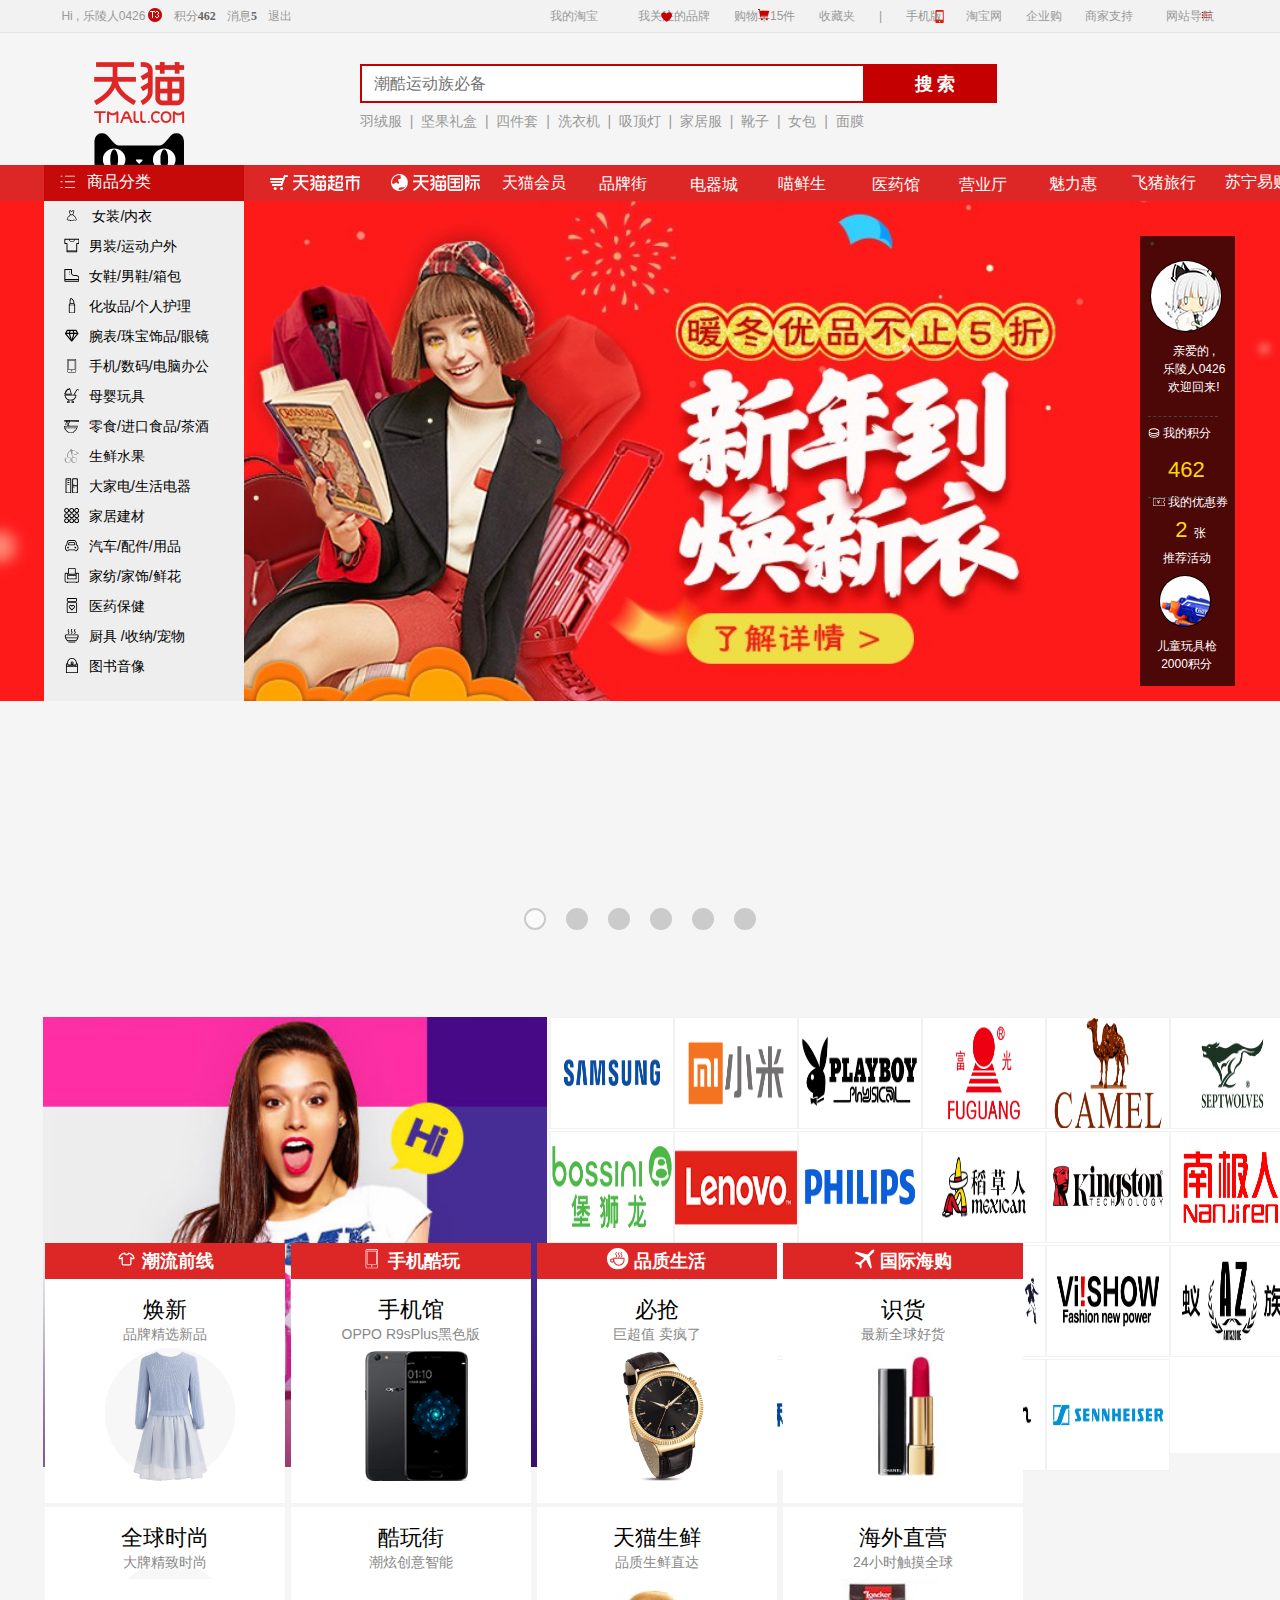
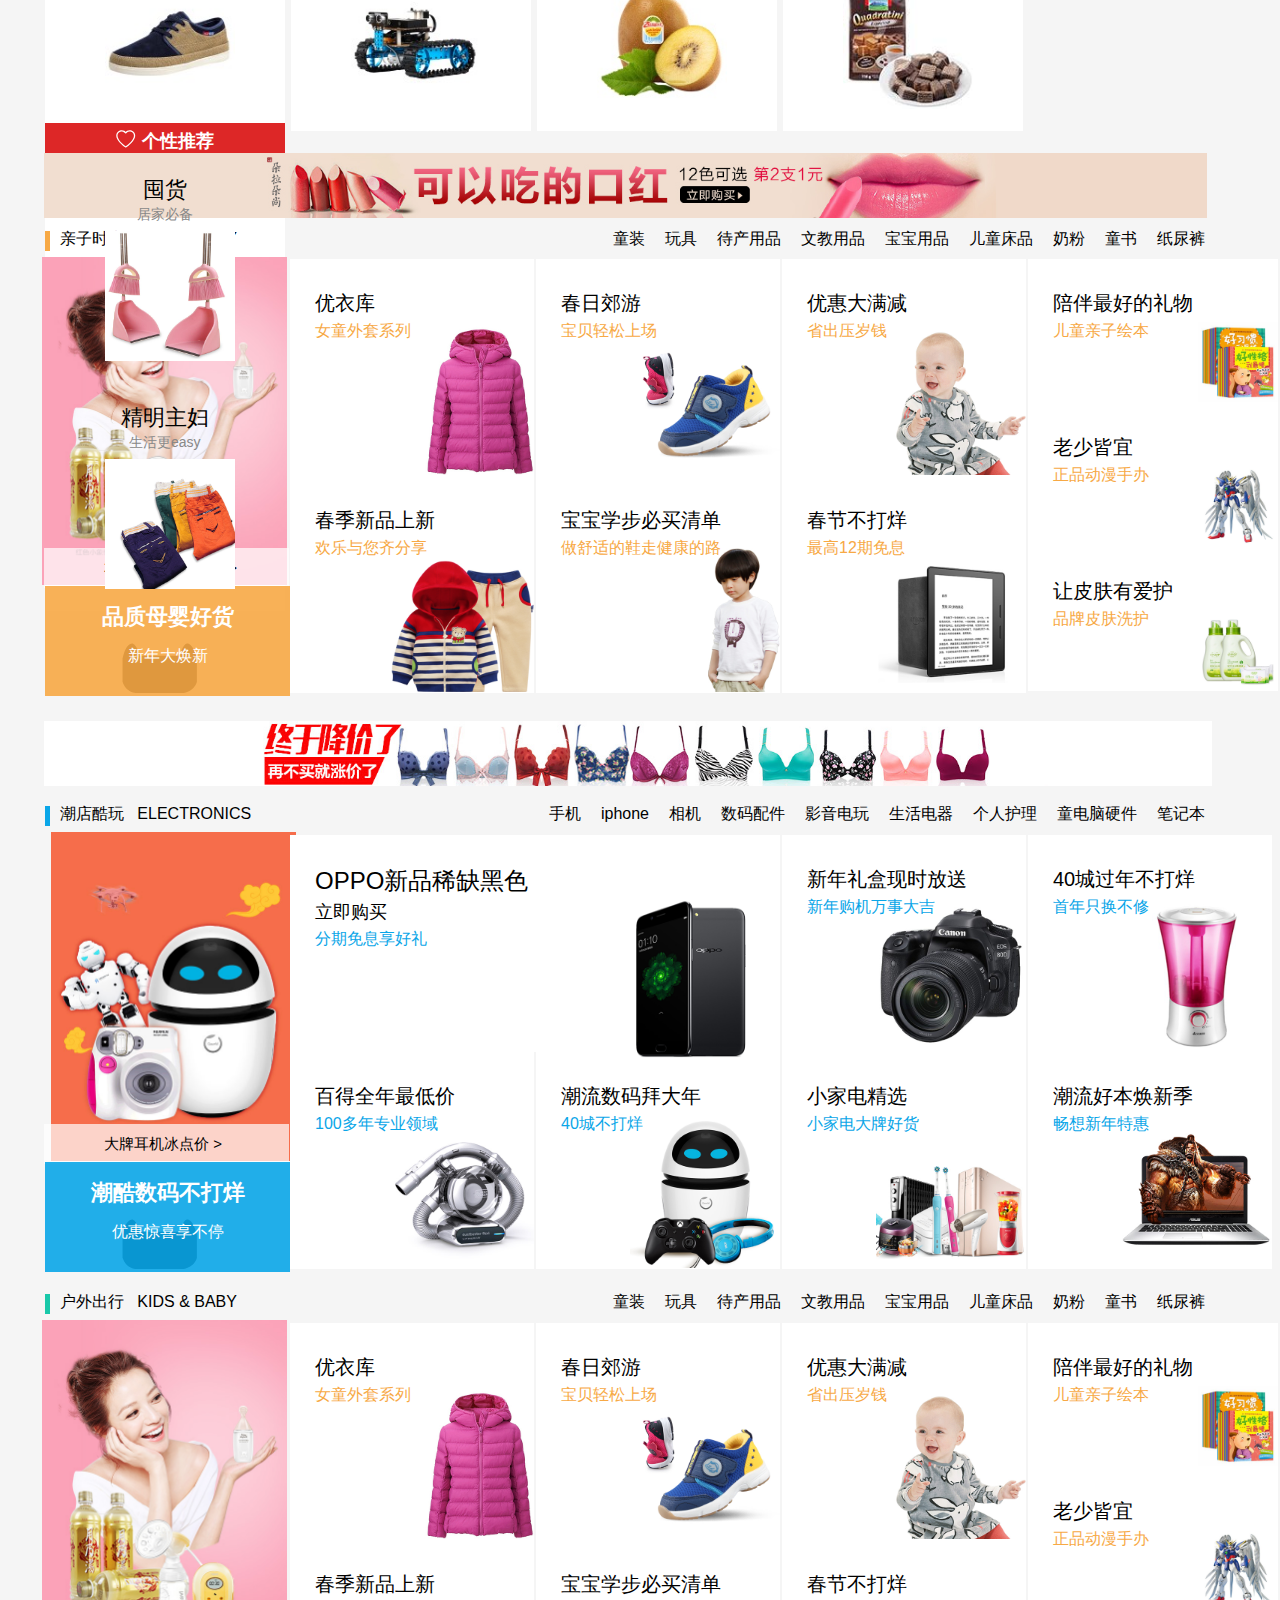
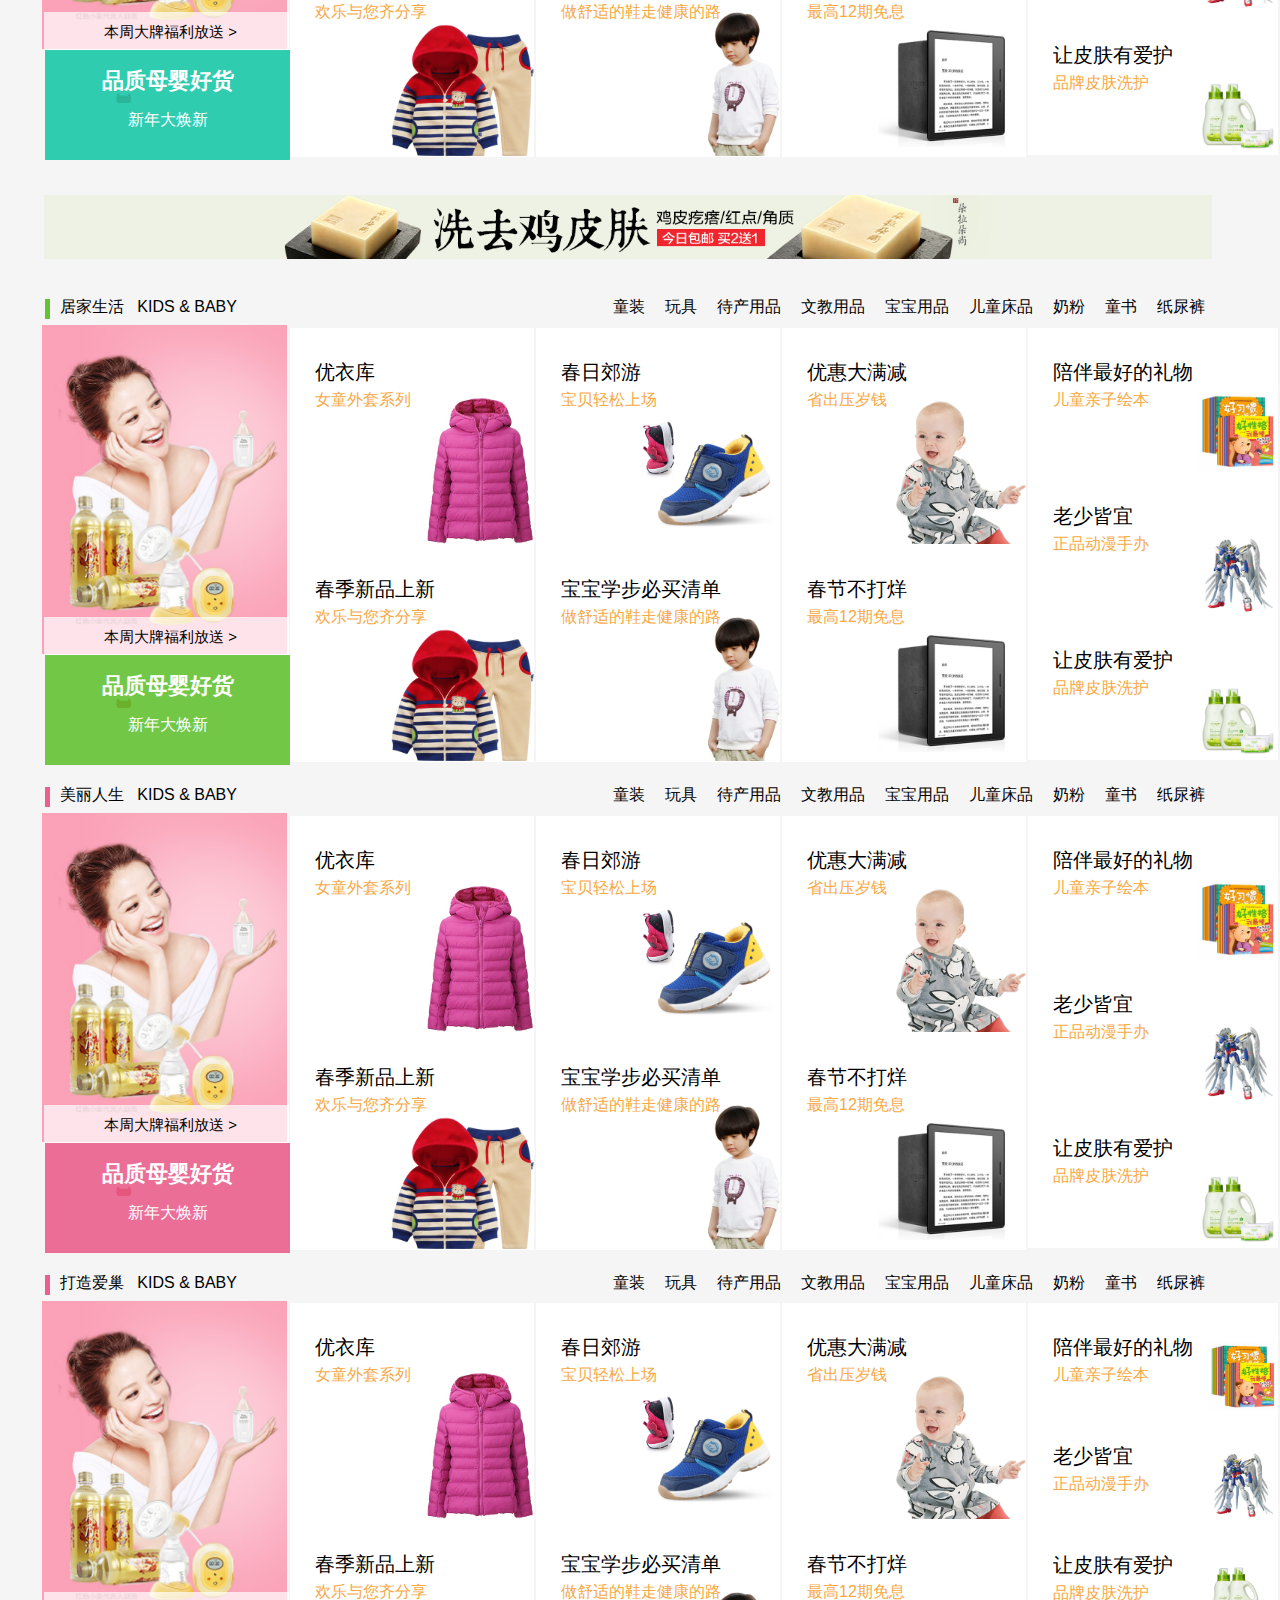
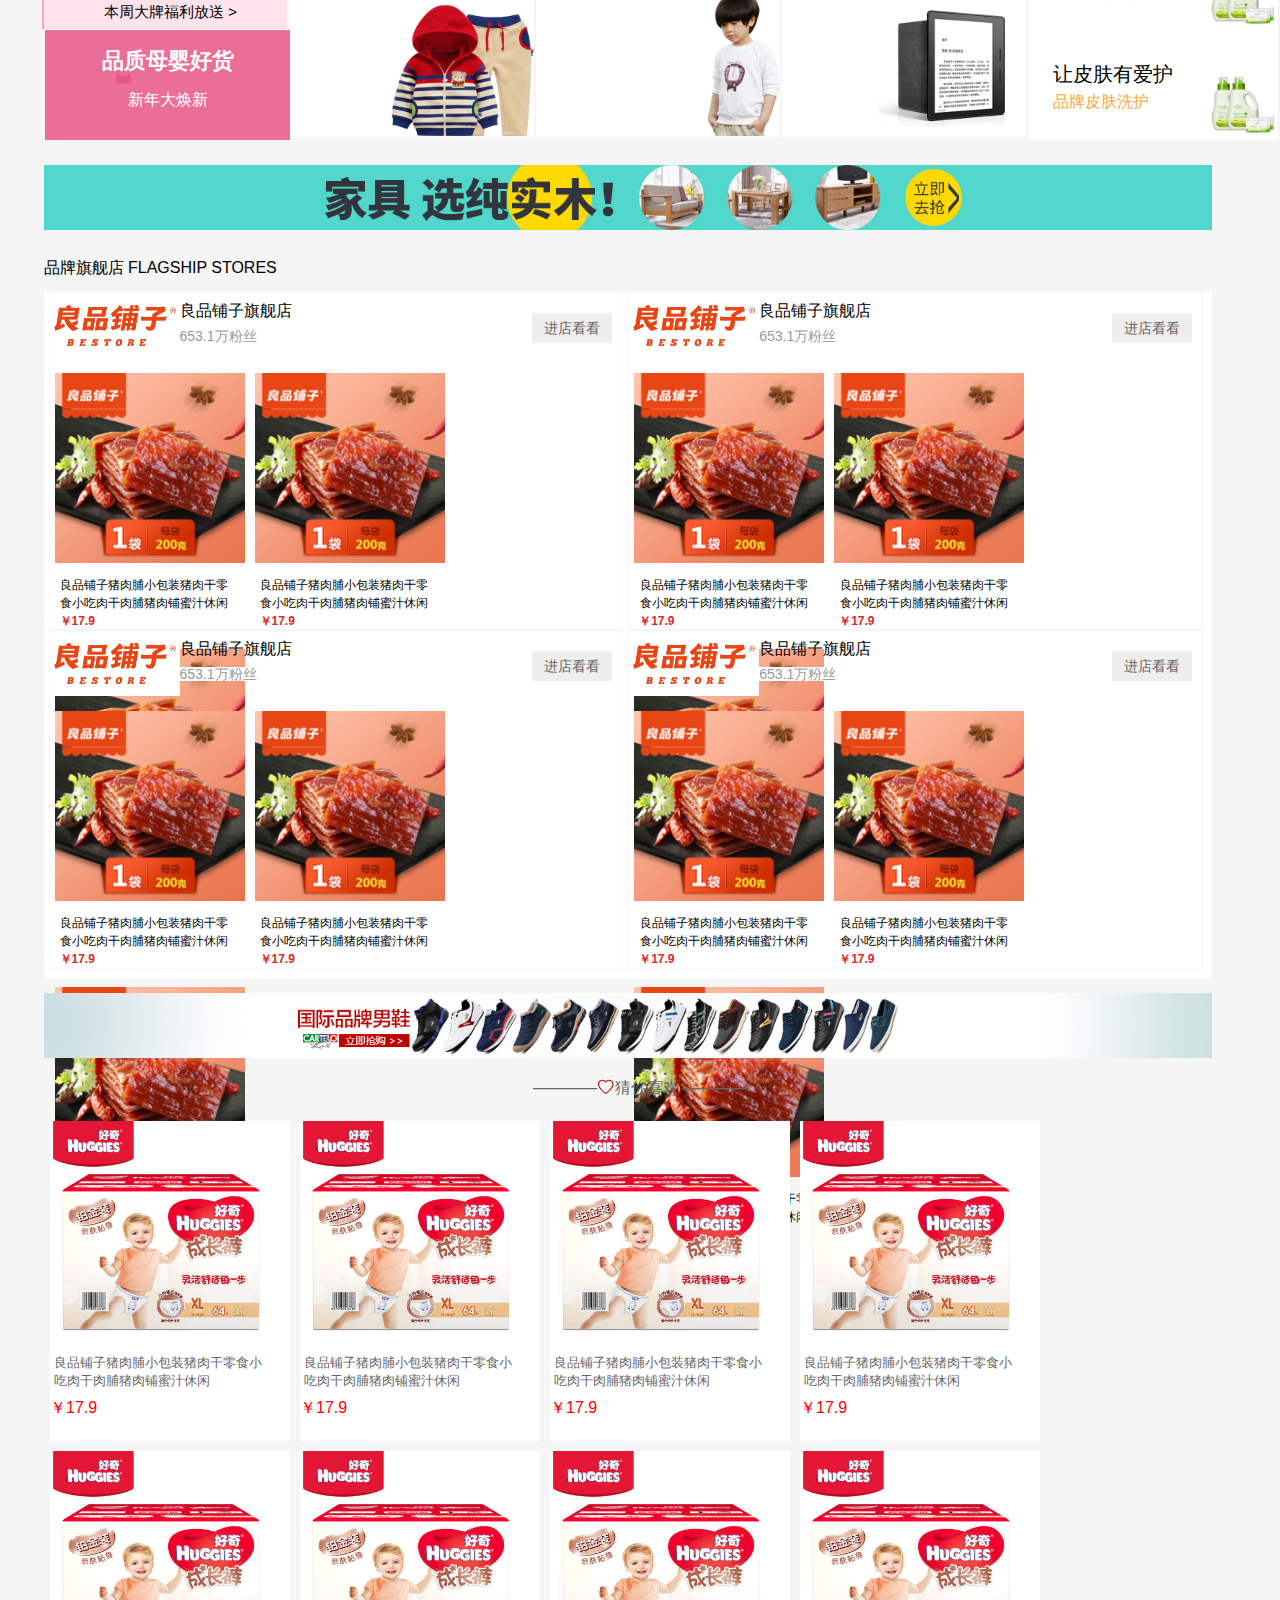
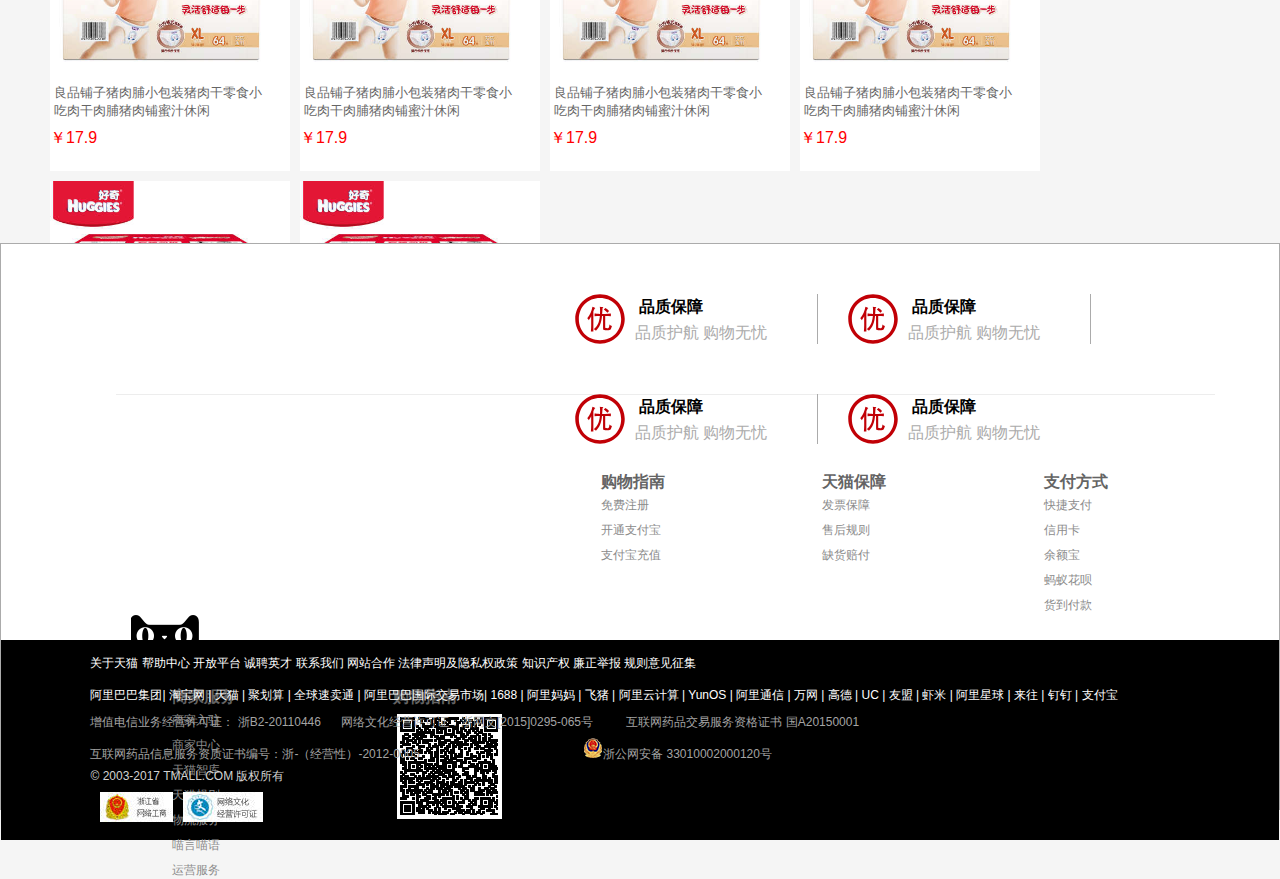
<file: index.html>
<!doctype html>
<html lang="en">
<head>
	<meta charset="UTF-8">
	<title>天猫tmall.com--上天猫，就够了</title>
	<link href="favicon.ico" rel="shortcut icon" type="image/x-icon" />
	<link rel="stylesheet" href="css/reset.css">
	<link rel="stylesheet" href="css/index.css">

<!-- <link rel="stylesheet" type="text/css" href="iconfont.css" /> -->
</head>
<body style="overflow:scroll;overflow-x:hidden">
<div class="header">
	

	<div class="header_nav">
		<div class="header_person">
		<span id="user_id">
        				Hi ,   乐陵人0426
        			</span>
        			<a href="#" class="t3" title="T3天猫会员"></a>
					<span id="point">
        				积分<b class="point_num">462</b>
        			</span>
					<span id="message ">
        				消息<b class="message_num">5</b>
        			</span>
        			

					<span id="login_out">
        				退出
        			</span>
					

		</div>
		<div class="header_user">
			
			<span id="my_taobao">

<ul class="mytaobao_detail"><li>已买到的宝贝</li><li>已卖出的宝贝</li></ul>

			<!-- 待改善1 -->
        				<span href="" >我的淘宝</span>

        				
        		</span>


					<span id="user_brand">
        				我关注的品牌
        			</span>
					<span id="user_cart">
        				购物车<strong>15</strong>件
        			</span>


        			<!-- 待完善2 -->
					<span id="user_favorite">
        				收藏夹
        			</span>
					<span id="user_favorite">
        				|
        			</span>
        			<!-- 待完善3 -->
					<span id="user_phone">
        				手机版
        			</span>
					<span id="user_web">
        				淘宝网
        			</span>
        			<span id="user_fac">
        				企业购
        			</span>
        			<!-- 待完善4 -->
					<span id="user_support">
        				商家支持
        			</span>
        			<!-- 待完善5 -->
					<span id="user_nav">
        				网站导航
        			</span>
		</div>

		<div id="header_icon">
			<li class="focus"> <svg  class="icon" aria-hidden="true">
                        <use xlink:href="#icon-woguanzhudepinpai"></use>
                    </svg></li>
             <li class="cart"><svg class="icon" aria-hidden="true">
                        <use xlink:href="#icon-gouwuche"></use>
                    </svg></li>
                    <li class="mphone"><svg class="icon" aria-hidden="true" >
                         <use xlink:href="#icon-shoujiban"></use>
                    </svg></li>
                    <li class="guide"><svg class="icon" aria-hidden="true">
                          <use xlink:href="#icon-01"></use>
                    </svg></li>
		</div>
		<div class="right_bar">
			<ul>
						<li class="user_pic">
							<img src="images/user.jpg" />
						</li>
						<li >
						<span class="right_cart">
							<img src="images/cart.png"></span>
							<span class='cart_word'>购物车</span >
							<span class="cart_num">20</span>
						</li>

					<li class="pay_pic"><img src="images/pay.png"></li>
					<li class="heart_pic"><img src="images/heart.png"></li>
					<li class="star_pic"><img src="images/star.png"></li>
					<li class="looked_pic"><img src="images/looked.png"></li>
					<li class="charge_pic"><img src="images/charge.png"></li>
					<li class="feedback_pic"><img src="images/feedback.png"></li>
					<li class="2dcode_pic"><img src="images/2dcode.png"></li>
					<li class="top_pic"><img src="images/top.png"></li>
					</ul>
		</div>
<div class="right_bar2">
	
		<div class="detail2 d1">我的特权 <div class="span">◆</div> </div>
		<div class="detail2 d2">我的资产<div class="span">◆</div></div>
		<div class="detail2 d3">我关注的品牌<div class="span">◆</div></div>
		<div class="detail2 d4">我的收藏<div class="span">◆</div></div>
		<div class="detail2 d5">我看过的<div class="span">◆</div></div>
		<div class="detail2 d6">我要充值<div class="span">◆</div></div>
		<div class="detail2 d7">用户反馈<div class="span">◆</div></div>
		<div class="weima">
		<div class="img1">	<img src="images/2weima1.jpg"></div>
		 <div class="img2">	<img src="images/2weima.jpg"></div>	
		<div class="span1">◆</div>
		</div>
		<div class="detail2 d9">返回顶部<div class="span">◆</div></div>
	
</div>

<div class="header_search">
	<div class="tianmao"><img src="images/tianmao.png"> </div>
			
	<div class="header_search_bar">
			
			<div class="header_search_part">
			<input type="text" name="seach" id="search_bar" placeholder="潮酷运动族必备 " autocomplete="off">
			<input type="buttom" name="search_btn" id="search_btn" value="搜 索">
			
			</div>
			<div class="search_menu">
						<ul class="search_menu_ul">
							<li >羽绒服&nbsp;&nbsp;|&nbsp;&nbsp;</li>
							<li>坚果礼盒&nbsp;&nbsp;|&nbsp;&nbsp;</li>
							<li>四件套&nbsp;&nbsp;|&nbsp;&nbsp;</li>
							<li ">洗衣机&nbsp;&nbsp;|&nbsp;&nbsp;</li>
							<li>吸顶灯&nbsp;&nbsp;|&nbsp;&nbsp;</li>
							<li>家居服&nbsp;&nbsp;|&nbsp;&nbsp;</li>
							<li class="red ">靴子&nbsp;&nbsp;|&nbsp;&nbsp;</li>
							<li>女包&nbsp;&nbsp;|&nbsp;&nbsp;</li>
							<li  ">面膜</li>
						</ul>
					</div>
	</div>
</div>
			</div>



<!-- 菜单开始 -->

<div class="menu_title">
	<ul class="goods_class">
					<svg class="icon" aria-hidden="true">
                        <use xlink:href="#icon-fenlei"></use>
                    </svg>
					<li>商品分类</li>
				</ul>
</div> 	
<div class="cat">
	<ul>
						<li class="cat_1"><svg class="icon" aria-hidden="true">
						<use xlink:href="#icon-wo"></use>
						</svg>
						</li>
						<li class="cat_2"><svg class="icon" aria-hidden="true">
						<use xlink:href="#icon-wo"></use>
						</svg></li>
						<li class="cat_3"><svg class="icon" aria-hidden="true">
						<use xlink:href="#icon-wo"></use>
						</svg></li>
						<li class="cat_4"><svg class="icon" aria-hidden="true">
						<use xlink:href="#icon-wo"></use>
						</svg></li>
						<li class="cat_5"><svg class="icon" aria-hidden="true">
						<use xlink:href="#icon-wo"></use>
						</svg></li>
						<li class="cat_6"><svg class="icon" aria-hidden="true">
						<use xlink:href="#icon-wo"></use>
						</svg></li>
						<li class="cat_7"><svg class="icon" aria-hidden="true">
						<use xlink:href="#icon-wo"></use>
						</svg></li>
						<li class="cat_8"><svg class="icon" aria-hidden="true">
						<use xlink:href="#icon-wo"></use>
						</svg></li>
						<li class="cat_9"><svg class="icon" aria-hidden="true">
						<use xlink:href="#icon-wo"></use>
						</svg></li>
						<li class="cat_10"><svg class="icon" aria-hidden="true">
						<use xlink:href="#icon-wo"></use>
						</svg></li>
						<li class="cat_11"><svg class="icon" aria-hidden="true">
						<use xlink:href="#icon-wo"></use>
						</svg></li>
	</ul>
</div>
<div class="menu_line">
<ul>
	<li class='cat_1'><img src="images/chaoshi.png" width='90'
	height='36'></li>                                                                                                      
	<li class='cat_2'><img src="images/guoji.png" width='90'
	height='36'></li>
	<li class='cat_3'>天猫会员</li>
	<li class='cat_4'>品牌街</li>
	<li class='cat_5'>电器城</li>
	<li class='cat_6'>喵鲜生</li>
	<li class='cat_7'>医药馆</li>
	<li class='cat_8'>营业厅</li>
	<li class='cat_9'>魅力惠</li>
	<li class='cat_10'>飞猪旅行</li>
	<li class='cat_11'>苏宁易购</li>
</ul>

</div>

<div class="search_bar">
	
	
		<div class="search_logo">
		<span>	<svg class="icon" aria-hidden="true">
                        <use xlink:href="#icon-tianmao"></use>
                    </svg></span>
                    <span class="svg2">
                      <svg class="icon" aria-hidden="true">
                        <use xlink:href="#icon-tianmaowangzhi"></use>
                    </svg>
</span>
		</div>
		<div class="search_part">
		<input type="text" name="search_bar"placeholder="出行必备运动鞋">
		<button class="search_btn">搜 索</button>
	</div>
</div>
<div class="left_bar">
			<ul class="left_ul">
				<li>导航</li>
				<li>亲子时光</li>
				<li>潮店酷玩</li>
				<li>户外出行</li>
				<li>居家生活</li>
				<li>美丽人生</li>
				<li>打造爱巢</li>
				<li>品牌旗舰</li>
				<li>猜你喜欢</li>
				<li><svg class="icon" aria-hidden="true">
                        <use xlink:href="#icon-top"></use>
                    </svg></li>	
			</ul>
		</div>

<!-- hover事件待开发 -->
<div class="menu_list">
				<ul id="menu_list">
					<li class="nvzhuang"> <svg class="icon" aria-hidden="true">
                        <use xlink:href="#icon-nvzhuang"></use>
                    </svg>
					<a href="#">女装/内衣</a></li>
					<li><svg class="icon" aria-hidden="true">
                        <use xlink:href="#icon-nanzhuang"></use>
                    </svg><a href="#">男装/运动户外</a>
					</li>
					<li><svg class="icon" aria-hidden="true">
                        <use xlink:href="#icon-xie"></use>
                    </svg><a href="#">女鞋/男鞋/箱包</a>
					</li>
					<li><svg class="icon" aria-hidden="true">
                        <use xlink:href="#icon-huazhuangpin"></use>
                    </svg><a href="#">化妆品/个人护理</a>
					</li>
					<li><svg class="icon" aria-hidden="true">
                        <use xlink:href="#icon-35"></use>
                    </svg><a href="#">腕表/珠宝饰品/眼镜</a>
					</li>
					<li><svg class="icon" aria-hidden="true">
                        <use xlink:href="#icon-shouji"></use>
                    </svg><a href="#">手机/数码/电脑办公</a>
					</li>
					<li><svg class="icon" aria-hidden="true">
                        <use xlink:href="#icon-muyingwanju"></use>
                    </svg><a href="#">母婴玩具</a>
					</li>
					<li> <svg class="icon" aria-hidden="true">
                        <use xlink:href="#icon-mian"></use>
                    </svg><a href="#">零食/进口食品/茶酒</a>
					</li>
					<li><svg class="icon" aria-hidden="true">
                        <use xlink:href="#icon-shengxianshuiguo"></use>
                    </svg><a href="#">生鲜水果</a>
					</li>
					<li><svg class="icon" aria-hidden="true">
                        <use xlink:href="#icon-jiadian"></use>
                    </svg><a href="#">大家电/生活电器</a>
					</li>
					<li><svg class="icon" aria-hidden="true">
                        <use xlink:href="#icon-jiajujiancai"></use>
                    </svg><a href="#">家居建材</a>
					</li>
					<li> <svg class="icon" aria-hidden="true">
                        <use xlink:href="#icon-qiche"></use>
                    </svg><a href="#">汽车/配件/用品</a>
					</li>
					<li><svg class="icon" aria-hidden="true">
                        <use xlink:href="#icon-jiafangjiashi"></use>
                    </svg><a href="#">家纺/家饰/鲜花</a>
					</li>
					<li><svg class="icon" aria-hidden="true">
                        <use xlink:href="#icon-yiyaobaojian"></use>
                    </svg><a href="#">医药保健</a>
					</li>
					<li><svg class="icon" aria-hidden="true">
                        <use xlink:href="#icon-chudiankuaidun"></use>
                    </svg><a href="#">厨具 /收纳/宠物</a>
					</li>
					<li><svg class="icon" aria-hidden="true">
                        <use xlink:href="#icon-tushuyinxiang"></use>
                    </svg><a href="#">图书音像</a>
					</li>
				</ul>
			</div>





			<!-- 左二级 -->
	<div class="menu_list_second">
				<div class="menu_list_1"> 
					<div class="menu_list_11">
						<div class="menu_list_111">
							当季流行&#62;
						</div>
						<div class="menu_list_112">
							<a class="pink">2017春季新品</a>
							<a class="pink">商场同款</a>
							<a>气质连衣裙</a>
							<a class="pink">羽绒服 </a>
							<a>中长款毛呢</a>
							<a>百搭休闲裤</a>
							<a class="pink">2017内衣新品</a>
							<a>内衣商场同款</a>
							<a>男士内裤</a>
							<a class="pink">春夏家居服</a>
							<a>无痕文胸</a>

						</div>
					</div>

					<div class="menu_list_11">
						<div class="menu_list_111">
							精选上装&#62;
						</div>
						<div class="menu_list_112">
							<a class="pink">羽绒服</a>
							<a class="pink">毛呢外套</a>
							<a>毛衣</a>
							<a>针织衫</a>
							<a>衬衫</a>
							<a>风衣</a>
							<a>短外套</a>
							<a>卫衣</a>
							<a>小西装</a>

						</div>
					</div>
					<div class="menu_list_11">
						<div class="menu_list_111">
							浪漫裙装&#62;
						</div>
						<div class="menu_list_112">
							<a class="pink">连衣裙</a>
							<a>蕾丝连衣裙</a>
							<a>印花连衣裙</a>
							<a class="pink">真丝连衣裙</a>
							<a>半身裙</a>
							<a class="pink">百褶裙</a>
							<a>牛仔裙</a>
							<a>背心裙</a>
							<a>a字裙</a>
							<a>棉麻连衣裙</a>
							<a  class="pink">蕾丝半身裙</a>
							<a>包臀裙</a>
							<a>长袖连衣裙</a>

						</div>
					</div>
					<div class="menu_list_11">
						<div class="menu_list_111">
							女士下装&#62;
						</div>
						<div class="menu_list_112">
							
							<a class="pink">牛仔裤</a>
							<a class="pink">休闲裤</a>
							<a>哈伦裤</a>
							<a>背带裤</a>
							<a class="pink">小脚裤</a>
							<a>西装裤</a>
							<a>打底裤</a>
							<a>阔腿裤</a>
							<a>短裤</a>

							
						</div>
					</div>
					<div class="menu_list_11">
						<div class="menu_list_111">
							特色女装&#62;
						</div>
						<div class="menu_list_112">
							<a class="pink">时尚气质套装</a>
							
							<a>休闲运动套装</a>
							<a class="pink">精选妈妈装</a>
							
							<a>大码女装</a>
							<a>职业套装</a>
							<a>优雅旗袍</a>
							<a>精致礼服</a>
							<a>婚纱</a>
							<a>唐装</a>
							<a>小码女装</a>
						</div>
					</div>
					<div class="menu_list_11">
						<div class="menu_list_111">
							保暖基础&#62;
						</div>
						<div class="menu_list_112">
							<a class="pink">男士保暖</a>
							<a class="pink">女士保暖</a>
							<a class="pink">保暖加厚加绒</a>
							<a>男士内裤</a>
							<a class="pink">女士内裤</a>
							<a>吊带背心</a>

						</div>
					</div>
					<div class="menu_list_11">
						<div class="menu_list_111">
							家 &nbsp;居 &nbsp;服&#62;
						</div>
						<div class="menu_list_112">
							<a class="pink">睡衣</a>
							<a>睡衣秋款</a>
							<a class="pink">睡衣冬款</a>
							<a>珊瑚绒睡衣</a>
							<a class="pink">情侣睡衣</a>
							<a>男士睡衣</a>
							<a class="pink">睡袍冬款</a>
						</div>
					</div>
					<div class="menu_list_11">
						<div class="menu_list_111">
							文胸塑身&#62;
						</div>
						<div class="menu_list_112">
							<a class="pink">文胸</a>
							<a class="pink">文胸套装</a>
							<a>无钢圈</a>
							<a>聚拢型</a>
							<a class="pink">塑身裤</a>
							<a>塑身连体衣</a>
							
						</div>
					</div>
					<div class="menu_list_11">
						<div class="menu_list_111">
							袜 &nbsp; &nbsp; &nbsp;类&#62;
						</div>
						<div class="menu_list_112">
							<a class="pink">袜子</a>
							<a>男士袜子</a>
							<a class="pink">加绒丝袜</a>
							<a>女士船袜</a>
							
						</div>
					</div>
				</div>
	<div class="menu_list2">
						<div class="menu_list_2">
							<a href="#"><img src="images/left-1.jpg" /></a>
							<a href="#"><img src="images/left-2.jpg" /></a>
							<a href="#"><img src="images/left-3.jpg" /></a>
							<a href="#"><img src="images/left-4.jpg" /></a>
							<a href="#"><img src="images/left-5.jpg" /></a>
							<a href="#"><img src="images/left-6.jpg" /></a>
							<a href="#"><img src="images/left-7.jpg" /></a>
							<a href="#"><img src="images/left-8.jpg" /></a>
							<a href="#"><img src="images/left-9.jpg" /></a>
							<a href="#"><img src="images/left-10.jpg" /></a>
							<a href="#"><img src="images/left-11.jpg" /></a>
							<a href="#"><img src="images/left-12.jpg" /></a>
							<a href="#"><img src="images/left-13.jpg" /></a>
							<a href="#"><img src="images/left-14.jpg" /></a>
							<a href="#"><img src="images/left-15.jpg" /></a>
							<a href="#"><img src="images/left-16.jpg" /></a>
						</div>
						<div class="menu_list_21">
							<a href="#"><img src="images/left-17.jpg" /></a>
						</div>
					</div>
			</div>
<!-- 轮播待完善 -->
<div class="banner">
				<ul class="img">
					<li>
						<a href="#"><img src="images/banner1.jpg"></a>
					</li>
					<li>
						<a href="#"><img src="images/banner2.jpg"></a>
					</li>
					<li>
						<a href="#"><img src="images/banner3.jpg"></a>
					</li>
					<li>
						<a href="#"><img src="images/banner4.jpg"></a>
					</li>
					<li>
						<a href="#"><img src="images/banner5.jpg"></a>
					</li>
					<li>
						<a href="#"><img src="images/banner6.jpg"></a>
					</li>
					
				</ul>
			</div>
			<div class="banner_btn">
				<ul class="num">
				</ul>
			</div>


			<div class="banner_mask" id="banner_mask">

			</div>



<!-- 欢迎栏 -->
   <div class="greet">

   
   </div>
 	
		<div class="wel">
			<ul>
   		<li class="user_photo">
							<img src="images/userb.jpg" />
						</li>
<li class="welcome"><div>亲爱的 ,</div><div>乐陵人0426</div><div>欢迎回来!</div> 
</li>
<li>
	<span class="jifen">
		<svg class="icon" aria-hidden="true">
                        <use xlink:href="#icon-jifen"></use>
                    </svg>
                   <span class="myjifen"> 我的积分</span>
                   <span class="jifenno">	462</span>
	</span>
</li>


<li class="sale">	
<svg class="icon" aria-hidden="true">
                        <use xlink:href="#icon-youhuiquan"></use>
                    </svg>
                    <span class="mysale">	我的优惠券</span>

                    <span class="saleno">	 <b>2 </b>  	张</span>	
</li>			
			
			<li class="act">推荐活动	</li>


<li class="toy"><img src="images/toy.jpg"></li>
<li class="toyword"><div>儿童玩具枪</div><div> 2000积分</div></li>
   	</ul>


		</div>	
 




<!-- 品牌 -->
<div class="brand">
     <span 	 	>
         <img src="images/brand.jpg" height="450px" >
      </span>
</div>	

<div class="brand_right">


  <div class="hot_brand">
        <div class="brand_img">
              <img src="images/brands_1.jpg">
         </div>	
         <div class="brand_mask">					
			<span class="brand_icon">
					<svg class="icon" aria-hidden="true">
						<use xlink:href="#icon-xin"></use>
				     </svg>
		     </span>
			 <div class="brand_coupon">
			          <span>优惠券￥20

			          </span>
			  </div>
			<div class="brand_enter">
			          <a href="">点击进入</a>
			 </div>
         </div>
   </div>
<div class="hot_brand">
        <div class="brand_img">
              <img src="images/brands_2.jpg">
         </div>	
         <div class="brand_mask">					
			<span class="brand_icon">
					<svg class="icon" aria-hidden="true">
						<use xlink:href="#icon-xin"></use>
				     </svg>
		     </span>
			 <div class="brand_coupon">
			          <span>优惠券￥20

			          </span>
			  </div>
			<div class="brand_enter">
			          <a href="">点击进入</a>
			 </div>
         </div>
   </div>
   <div class="hot_brand">
        <div class="brand_img">
              <img src="images/brands_3.jpg">
         </div>	
         <div class="brand_mask">					
			<span class="brand_icon">
					<svg class="icon" aria-hidden="true">
						<use xlink:href="#icon-xin"></use>
				     </svg>
		     </span>
			 <div class="brand_coupon">
			          <span>优惠券￥20

			          </span>
			  </div>
			<div class="brand_enter">
			          <a href="">点击进入</a>
			 </div>
         </div>
   </div>
   <div class="hot_brand">
        <div class="brand_img">
              <img src="images/brands_4.jpg">
         </div>	
         <div class="brand_mask">					
			<span class="brand_icon">
					<svg class="icon" aria-hidden="true">
						<use xlink:href="#icon-xin"></use>
				     </svg>
		     </span>
			 <div class="brand_coupon">
			          <span>优惠券￥20

			          </span>
			  </div>
			<div class="brand_enter">
			          <a href="">点击进入</a>
			 </div>
         </div>
   </div>
   <div class="hot_brand">
        <div class="brand_img">
              <img src="images/brands_5.jpg">
         </div>	
         <div class="brand_mask">					
			<span class="brand_icon">
					<svg class="icon" aria-hidden="true">
						<use xlink:href="#icon-xin"></use>
				     </svg>
		     </span>
			 <div class="brand_coupon">
			          <span>优惠券￥20

			          </span>
			  </div>
			<div class="brand_enter">
			          <a href="">点击进入</a>
			 </div>
         </div>
   </div>
   <div class="hot_brand">
        <div class="brand_img">
              <img src="images/brands_6.jpg">
         </div>	
         <div class="brand_mask">					
			<span class="brand_icon">
					<svg class="icon" aria-hidden="true">
						<use xlink:href="#icon-xin"></use>
				     </svg>
		     </span>
			 <div class="brand_coupon">
			          <span>优惠券￥20

			          </span>
			  </div>
			<div class="brand_enter">
			          <a href="">点击进入</a>
			 </div>
         </div>
   </div>
   <div class="hot_brand">
        <div class="brand_img">
              <img src="images/brands_7.jpg">
         </div>	
         <div class="brand_mask">					
			<span class="brand_icon">
					<svg class="icon" aria-hidden="true">
						<use xlink:href="#icon-xin"></use>
				     </svg>
		     </span>
			 <div class="brand_coupon">
			          <span>优惠券￥20

			          </span>
			  </div>
			<div class="brand_enter">
			          <a href="">点击进入</a>
			 </div>
         </div>
   </div>
    <div class="hot_brand">
        <div class="brand_img">
              <img src="images/brands_8.jpg">
         </div>	
         <div class="brand_mask">					
			<span class="brand_icon">
					<svg class="icon" aria-hidden="true">
						<use xlink:href="#icon-xin"></use>
				     </svg>
		     </span>
			 <div class="brand_coupon">
			          <span>优惠券￥20

			          </span>
			  </div>
			<div class="brand_enter">
			          <a href="">点击进入</a>
			 </div>
         </div>
   </div>
    <div class="hot_brand">
        <div class="brand_img">
              <img src="images/brands_9.jpg">
         </div>	
         <div class="brand_mask">					
			<span class="brand_icon">
					<svg class="icon" aria-hidden="true">
						<use xlink:href="#icon-xin"></use>
				     </svg>
		     </span>
			 <div class="brand_coupon">
			          <span>优惠券￥20

			          </span>
			  </div>
			<div class="brand_enter">
			          <a href="">点击进入</a>
			 </div>
         </div>
   </div>
    <div class="hot_brand">
        <div class="brand_img">
              <img src="images/brands_10.jpg">
         </div>	
         <div class="brand_mask">					
			<span class="brand_icon">
					<svg class="icon" aria-hidden="true">
						<use xlink:href="#icon-xin"></use>
				     </svg>
		     </span>
			 <div class="brand_coupon">
			          <span>优惠券￥20

			          </span>
			  </div>
			<div class="brand_enter">
			          <a href="">点击进入</a>
			 </div>
         </div>
   </div>
    <div class="hot_brand">
        <div class="brand_img">
              <img src="images/brands_11.jpg">
         </div>	
         <div class="brand_mask">					
			<span class="brand_icon">
					<svg class="icon" aria-hidden="true">
						<use xlink:href="#icon-xin"></use>
				     </svg>
		     </span>
			 <div class="brand_coupon">
			          <span>优惠券￥20

			          </span>
			  </div>
			<div class="brand_enter">
			          <a href="">点击进入</a>
			 </div>
         </div>
   </div>
    <div class="hot_brand">
        <div class="brand_img">
              <img src="images/brands_12.jpg">
         </div>	
         <div class="brand_mask">					
			<span class="brand_icon">
					<svg class="icon" aria-hidden="true">
						<use xlink:href="#icon-xin"></use>
				     </svg>
		     </span>
			 <div class="brand_coupon">
			          <span>优惠券￥20

			          </span>
			  </div>
			<div class="brand_enter">
			          <a href="">点击进入</a>
			 </div>
         </div>
   </div>
    <div class="hot_brand">
        <div class="brand_img">
              <img src="images/brands_13.jpg">
         </div>	
         <div class="brand_mask">					
			<span class="brand_icon">
					<svg class="icon" aria-hidden="true">
						<use xlink:href="#icon-xin"></use>
				     </svg>
		     </span>
			 <div class="brand_coupon">
			          <span>优惠券￥20

			          </span>
			  </div>
			<div class="brand_enter">
			          <a href="">点击进入</a>
			 </div>
         </div>
   </div>
    <div class="hot_brand">
        <div class="brand_img">
              <img src="images/brands_14.jpg">
         </div>	
         <div class="brand_mask">					
			<span class="brand_icon">
					<svg class="icon" aria-hidden="true">
						<use xlink:href="#icon-xin"></use>
				     </svg>
		     </span>
			 <div class="brand_coupon">
			          <span>优惠券￥20

			          </span>
			  </div>
			<div class="brand_enter">
			          <a href="">点击进入</a>
			 </div>
         </div>
   </div>
  
    <div class="hot_brand">
        <div class="brand_img">
              <img src="images/brands_15.jpg">
         </div>	
         <div class="brand_mask">					
			<span class="brand_icon">
					<svg class="icon" aria-hidden="true">
						<use xlink:href="#icon-xin"></use>
				     </svg>
		     </span>
			 <div class="brand_coupon">
			          <span>优惠券￥20

			          </span>
			  </div>
			<div class="brand_enter">
			          <a href="">点击进入</a>
			 </div>
         </div>
   </div>
 <div class="hot_brand">
        <div class="brand_img">
              <img src="images/brands_16.jpg">
         </div>	
         <div class="brand_mask">					
			<span class="brand_icon">
					<svg class="icon" aria-hidden="true">
						<use xlink:href="#icon-xin"></use>
				     </svg>
		     </span>
			 <div class="brand_coupon">
			          <span>优惠券￥20

			          </span>
			  </div>
			<div class="brand_enter">
			          <a href="">点击进入</a>
			 </div>
         </div>
   </div>
    <div class="hot_brand">
        <div class="brand_img">
              <img src="images/brands_17.jpg">
         </div>	
         <div class="brand_mask">					
			<span class="brand_icon">
					<svg class="icon" aria-hidden="true">
						<use xlink:href="#icon-xin"></use>
				     </svg>
		     </span>
			 <div class="brand_coupon">
			          <span>优惠券￥20

			          </span>
			  </div>
			<div class="brand_enter">
			          <a href="">点击进入</a>
			 </div>
         </div>
   </div>
    <div class="hot_brand">
        <div class="brand_img">
              <img src="images/brands_18.jpg">
         </div>	
         <div class="brand_mask">					
			<span class="brand_icon">
					<svg class="icon" aria-hidden="true">
						<use xlink:href="#icon-xin"></use>
				     </svg>
		     </span>
			 <div class="brand_coupon">
			          <span>优惠券￥20

			          </span>
			  </div>
			<div class="brand_enter">
			          <a href="">点击进入</a>
			 </div>
         </div>
   </div>
    <div class="hot_brand">
        <div class="brand_img">
              <img src="images/brands_19.jpg">
         </div>	
         <div class="brand_mask">					
			<span class="brand_icon">
					<svg class="icon" aria-hidden="true">
						<use xlink:href="#icon-xin"></use>
				     </svg>
		     </span>
			 <div class="brand_coupon">
			          <span>优惠券￥20

			          </span>
			  </div>
			<div class="brand_enter">
			          <a href="">点击进入</a>
			 </div>
         </div>
   </div>
    <div class="hot_brand">
        <div class="brand_img">
              <img src="images/brands_20.jpg">
         </div>	
         <div class="brand_mask">					
			<span class="brand_icon">
					<svg class="icon" aria-hidden="true">
						<use xlink:href="#icon-xin"></use>
				     </svg>
		     </span>
			 <div class="brand_coupon">
			          <span>优惠券￥20

			          </span>
			  </div>
			<div class="brand_enter">
			          <a href="">点击进入</a>
			 </div>
         </div>
   </div>
    <div class="hot_brand">
        <div class="brand_img">
              <img src="images/brands_21.jpg">
         </div>	
         <div class="brand_mask">					
			<span class="brand_icon">
					<svg class="icon" aria-hidden="true">
						<use xlink:href="#icon-xin"></use>
				     </svg>
		     </span>
			 <div class="brand_coupon">
			          <span>优惠券￥20

			          </span>
			  </div>
			<div class="brand_enter">
			          <a href="">点击进入</a>
			 </div>
         </div>
   </div>
    <div class="hot_brand">
        <div class="brand_img">
              <img src="images/brands_22.jpg">
         </div>	
         <div class="brand_mask">					
			<span class="brand_icon">
					<svg class="icon" aria-hidden="true">
						<use xlink:href="#icon-xin"></use>
				     </svg>
		     </span>
			 <div class="brand_coupon">
			          <span>优惠券￥20

			          </span>
			  </div>
			<div class="brand_enter">
			          <a href="">点击进入</a>
			 </div>
         </div>
   </div>
    <div class="hot_brand">
        <div class="brand_img">
              <img src="images/brands_23.jpg">
         </div>	
         <div class="brand_mask">					
			<span class="brand_icon">
					<svg class="icon" aria-hidden="true">
						<use xlink:href="#icon-xin"></use>
				     </svg>
		     </span>
			 <div class="brand_coupon">
			          <span>优惠券￥20

			          </span>
			  </div>
			<div class="brand_enter">
			          <a href="">点击进入</a>
			 </div>
         </div>
   </div>




</div>

<div class="icon_other">
	<svg class="icon" aria-hidden="true">
                        <use xlink:href="#icon-huanyipi"></use>
                    </svg>
                    <div>
                    <span class="other">换一批</span></div>
</div>

<div class="guider">
	<ul class="guider_d">
		<li class="title">
			<span>
				<svg class="icon" aria-hidden="true">
                        <use xlink:href="#icon-icon22"></use>
                    </svg>
			</span>
			<span>潮流前线</span>
		</li>
		<li class="guider_1">
		<div class="word_1">焕新</div>
		<div class="word_2">品牌精选新品</div>
		<div class="guider_img"><img src="images/hx1.jpg"></div>
		<div class="back">  </div>	
		</li>
		<li class="guider_2">
		<div class="back">  </div>
			<div class="word_1">全球时尚</div>
		<div class="word_2">大牌精致时尚</div>
		<div class="img"><img src="images/hx2.jpg"></div>
		
		</li>
	</ul>
	<ul class="guider_d">
		<li class="title">
			<span>
				<svg class="icon" aria-hidden="true">
                        <use xlink:href="#icon-shouji"></use>
                    </svg>
			</span> 
			<span>手机酷玩</span>
		</li>
		<li class="guider_1">
		<div class="word_1">手机馆</div>
		<div class="word_2">OPPO R9sPlus黑色版</div>
		<div class="guider_img"><img src="images/hx3.jpg"></div>
		<div class="back">  </div>	
		</li>
		<li class="guider_2">
		<div class="back">  </div>
			<div class="word_1">酷玩街</div>
		<div class="word_2">潮炫创意智能</div>
		<div class="img"><img src="images/hx4.jpg"></div>
		
		</li>
	</ul>
	<ul class="guider_d">
		<li class="title">
			<span>
				<svg class="icon" aria-hidden="true">
                        <use xlink:href="#icon-midu-shenghuo"></use>
                    </svg>
			</span>
			<span>品质生活</span>
		</li>
		<li class="guider_1">
		<div class="word_1">必抢</div>
		<div class="word_2">巨超值 卖疯了</div>
		<div class="guider_img"><img src="images/hx5.jpg"></div>
		<div class="back">  </div>	
		</li>
		<li class="guider_2">
		<div class="back">  </div>
			<div class="word_1">天猫生鲜</div>
		<div class="word_2">品质生鲜直达</div>
		<div class="img"><img src="images/hx6.jpg"></div>
		
		</li>
	</ul>
	<ul class="guider_d">
		<li class="title">
			<span>
				<svg class="icon" aria-hidden="true">
                        <use xlink:href="#icon-haitao"></use>
                    </svg>
			</span>
			<span>国际海购</span>
		</li>
		<li class="guider_1">
		<div class="word_1">识货</div>
		<div class="word_2">最新全球好货</div>
		<div class="guider_img"><img src="images/hx7.jpg"></div>
		<div class="back">  </div>	
		</li>
		<li class="guider_2">
		<div class="back">  </div>
			<div class="word_1">海外直营</div>
		<div class="word_2">24小时触摸全球</div>
		<div class="img"><img src="images/hx8.jpg"></div>
		
		</li>
	</ul>
	<ul class="guider_d">
		<li class="title">
			<span>
				<svg class="icon" aria-hidden="true">
                        <use xlink:href="#icon-xin"></use>
                    </svg>
			</span>
			<span>个性推荐</span>
		</li>
		<li class="guider_1">
		<div class="word_1">囤货</div>
		<div class="word_2">居家必备</div>
		<div class="guider_img"><img src="images/hx9.jpg"></div>
		<div class="back">  </div>	
		</li>
		<li class="guider_2">
		<div class="back">  </div>
			<div class="word_1">精明主妇</div>
		<div class="word_2">生活更easy</div>
		<div class="img"><img src="images/hx10.jpg"></div>
		
		</li>
	</ul>
</div>
<div class="center_img"><img src="images/center.jpg"></div>


<div class="part_kind part">
	<div class="title">
	<span></span>
	<span>亲子时光&nbsp;&nbsp; KIDS & BABY</span>
	<ul>
	<li>童装</li>
	<li>玩具</li>
	<li>待产用品</li>	
	<li>文教用品</li>
	<li>宝宝用品</li>	
	<li>儿童床品</li>
	<li>奶粉</li>
	<li>童书</li>
	<li>纸尿裤</li>

	</ul>
	</div>
	<br>
<div class="kind_left">
	<div class="img1"><img src="images/kind1.jpg"> </div>
</div>
<div class="kind_word">
	<ul class="list">
		<li>本周大牌福利放送 ></li>
		<li>宝宝福利9元换购 ></li>
		<li>童装打牌五折起 ></li>
	</ul>
</div>
<div class="kind_word2 word2">
<div class="icon1"><svg class="icon" aria-hidden="true">
                        <use xlink:href="#icon-wo"></use>
                    </svg></div>
	<div>品质母婴好货</div>
	<div>新年大焕新</div>

</div>
<div class="kid_t">
<div class="kid_d">
	<div>优衣库</div>
	<div>女童外套系列</div>
	<div><img src="images/kid1.jpg"></div>
</div>
<div class="kid_d">
	<div>春日郊游</div>
	<div>宝贝轻松上场</div>
	<div><img src="images/kid2.jpg"></div>
</div>
<div class="kid_d">
	<div>优惠大满减</div>
	<div>省出压岁钱</div>
	<div><img src="images/kid3.jpg"></div>
</div>
<div class="kid_d">
	<div>春季新品上新</div>
	<div>欢乐与您齐分享</div>
	<div><img src="images/kid4.jpg"></div>
</div>
<div class="kid_d">
	<div>宝宝学步必买清单</div>
	<div>做舒适的鞋走健康的路</div>
	<div><img src="images/kid5.jpg"></div>
</div>
<div class="kid_d">
	<div>春节不打烊</div>
	<div>最高12期免息</div>
	<div><img src="images/kid6.jpg"></div>
</div>
</div>
<div class="kid_right">
	
	<div class="kid_e">
	<div>陪伴最好的礼物</div>
	<div>儿童亲子绘本</div>
	<div><img src="images/kid7.jpg"></div>
</div>
<div class="kid_e">
	<div>老少皆宜</div>
	<div>正品动漫手办</div>
	<div><img src="images/kid8.jpg"></div>
</div>
<div class="kid_e">
	<div>让皮肤有爱护</div>
	<div>品牌皮肤洗护</div>
	<div><img src="images/kid9.jpg"></div>
</div>
</div>
</div>
<div class="center1_img"><img src="images/center1.jpg"></div>



<div class="part part_kind part_cool">
	
<div class="title">
	<span></span>
	<span>潮店酷玩&nbsp;&nbsp; ELECTRONICS</span>
	<ul>
	<li>手机</li>
	<li>iphone</li>
	<li>相机</li>	
	<li>数码配件</li>
	<li>影音电玩</li>	
	<li>生活电器</li>
	<li>个人护理</li>
	<li>童电脑硬件</li>
	<li>笔记本</li>

	</ul>
	</div>
	<br>
<div class="cool_left">
	<div class="img1"><img src="images/cool1.jpg"> </div>
</div>
<div class="kind_word">
	<ul class="list">
		<li>大牌耳机冰点价 ></li>
		<li>最高六期享免息 ></li>
		<li>佳能单反立减500元 ></li>
	</ul>
</div>
<div class="word2 cool_word2">
<div class="icon1"><svg class="icon" aria-hidden="true">
                        <use xlink:href="#icon-wo"></use>
                    </svg></div>
	<div>潮酷数码不打烊</div>
	<div>优惠惊喜享不停</div>

</div>
<div class="cool_t">
	<div class="cool_d">
	<div>OPPO新品稀缺黑色</div>
	<div>立即购买</div>
	<div>分期免息享好礼</div>
	<div><img src="images/cool2.jpg"></div>
</div>

<div class="cool_e">
	<div>新年礼盒现时放送</div>
	<div>新年购机万事大吉</div>
	<div><img src="images/cool3.jpg"></div>
</div>
<div class="cool_e">
	<div>40城过年不打烊</div>
	<div>首年只换不修</div>
	<div><img src="images/cool4.jpg"></div>
</div>
<div class="cool_e">
	<div>百得全年最低价</div>
	<div>100多年专业领域</div>
	<div><img src="images/cool5.jpg"></div>
</div>
<div class="cool_e">
	<div>潮流数码拜大年</div>
	<div>40城不打烊</div>
	<div><img src="images/cool6.jpg"></div>
</div>
<div class="cool_e">
	<div>小家电精选</div>
	<div>小家电大牌好货</div>
	<div><img src="images/cool7.jpg"></div>
</div>
<div class="cool_e">
	<div>潮流好本焕新季</div>
	<div>畅想新年特惠</div>
	<div><img src="images/cool8.jpg"></div>
</div>

</div>




</div>




<!-- 户外 -->
<div class="part_out">
	<div class="title">
	<span></span>
	<span>户外出行&nbsp;&nbsp; KIDS & BABY</span>
	<ul>
	<li>童装</li>
	<li>玩具</li>
	<li>待产用品</li>	
	<li>文教用品</li>
	<li>宝宝用品</li>	
	<li>儿童床品</li>
	<li>奶粉</li>
	<li>童书</li>
	<li>纸尿裤</li>

	</ul>
	</div>
	<br>
	<div class="kind_left">
	<div class="img1"><img src="images/kind1.jpg"> </div>
</div>
<div class="kind_word">
	<ul class="list">
		<li>本周大牌福利放送 ></li>
		<li>宝宝福利9元换购 ></li>
		<li>童装打牌五折起 ></li>
	</ul>
</div>
<div class="out_word2 word2">
<div class="icon1"><svg class="icon" aria-hidden="true">
                        <use xlink:href="#icon-wo"></use>
                    </svg></div>
	<div>品质母婴好货</div>
	<div>新年大焕新</div>

</div>
<div class="kid_t">
<div class="kid_d">
	<div>优衣库</div>
	<div>女童外套系列</div>
	<div><img src="images/kid1.jpg"></div>
</div>
<div class="kid_d">
	<div>春日郊游</div>
	<div>宝贝轻松上场</div>
	<div><img src="images/kid2.jpg"></div>
</div>
<div class="kid_d">
	<div>优惠大满减</div>
	<div>省出压岁钱</div>
	<div><img src="images/kid3.jpg"></div>
</div>
<div class="kid_d">
	<div>春季新品上新</div>
	<div>欢乐与您齐分享</div>
	<div><img src="images/kid4.jpg"></div>
</div>
<div class="kid_d">
	<div>宝宝学步必买清单</div>
	<div>做舒适的鞋走健康的路</div>
	<div><img src="images/kid5.jpg"></div>
</div>
<div class="kid_d">
	<div>春节不打烊</div>
	<div>最高12期免息</div>
	<div><img src="images/kid6.jpg"></div>
</div>
</div>
<div class="kid_right">
	
	<div class="kid_e">
	<div>陪伴最好的礼物</div>
	<div>儿童亲子绘本</div>
	<div><img src="images/kid7.jpg"></div>
</div>
<div class="kid_e">
	<div>老少皆宜</div>
	<div>正品动漫手办</div>
	<div><img src="images/kid8.jpg"></div>
</div>
<div class="kid_e">
	<div>让皮肤有爱护</div>
	<div>品牌皮肤洗护</div>
	<div><img src="images/kid9.jpg"></div>
</div>
</div>
</div>


<div class="center2_img"><img src="images/center2.jpg"></div>


	


<!-- 居家 -->
<div class="part_home">
	<div class="title">
	<span></span>
	<span>居家生活&nbsp;&nbsp; KIDS & BABY</span>
	<ul>
	<li>童装</li>
	<li>玩具</li>
	<li>待产用品</li>	
	<li>文教用品</li>
	<li>宝宝用品</li>	
	<li>儿童床品</li>
	<li>奶粉</li>
	<li>童书</li>
	<li>纸尿裤</li>

	</ul>
	</div>
	<br>
	<div class="kind_left">
	<div class="img1"><img src="images/kind1.jpg"> </div>
</div>
<div class="kind_word">
	<ul class="list">
		<li>本周大牌福利放送 ></li>
		<li>宝宝福利9元换购 ></li>
		<li>童装打牌五折起 ></li>
	</ul>
</div>
<div class="home_word2 word2">
<div class="icon1"><svg class="icon" aria-hidden="true">
                        <use xlink:href="#icon-wo"></use>
                    </svg></div>
	<div>品质母婴好货</div>
	<div>新年大焕新</div>

</div>
<div class="kid_t">
<div class="kid_d">
	<div>优衣库</div>
	<div>女童外套系列</div>
	<div><img src="images/kid1.jpg"></div>
</div>
<div class="kid_d">
	<div>春日郊游</div>
	<div>宝贝轻松上场</div>
	<div><img src="images/kid2.jpg"></div>
</div>
<div class="kid_d">
	<div>优惠大满减</div>
	<div>省出压岁钱</div>
	<div><img src="images/kid3.jpg"></div>
</div>
<div class="kid_d">
	<div>春季新品上新</div>
	<div>欢乐与您齐分享</div>
	<div><img src="images/kid4.jpg"></div>
</div>
<div class="kid_d">
	<div>宝宝学步必买清单</div>
	<div>做舒适的鞋走健康的路</div>
	<div><img src="images/kid5.jpg"></div>
</div>
<div class="kid_d">
	<div>春节不打烊</div>
	<div>最高12期免息</div>
	<div><img src="images/kid6.jpg"></div>
</div>
</div>
<div class="kid_right">
	
	<div class="kid_e">
	<div>陪伴最好的礼物</div>
	<div>儿童亲子绘本</div>
	<div><img src="images/kid7.jpg"></div>
</div>
<div class="kid_e">
	<div>老少皆宜</div>
	<div>正品动漫手办</div>
	<div><img src="images/kid8.jpg"></div>
</div>
<div class="kid_e">
	<div>让皮肤有爱护</div>
	<div>品牌皮肤洗护</div>
	<div><img src="images/kid9.jpg"></div>
</div>
</div>
</div>




<!-- 美丽人生 -->
<div class="part_life">
	<div class="title">
	<span></span>
	<span>美丽人生&nbsp;&nbsp; KIDS & BABY</span>
	<ul>
	<li>童装</li>
	<li>玩具</li>
	<li>待产用品</li>	
	<li>文教用品</li>
	<li>宝宝用品</li>	
	<li>儿童床品</li>
	<li>奶粉</li>
	<li>童书</li>
	<li>纸尿裤</li>

	</ul>
	</div>
	<br>
	<div class="kind_left">
	<div class="img1"><img src="images/kind1.jpg"> </div>
</div>
<div class="kind_word">
	<ul class="list">
		<li>本周大牌福利放送 ></li>
		<li>宝宝福利9元换购 ></li>
		<li>童装打牌五折起 ></li>
	</ul>
</div>
<div class="life_word2 word2">
<div class="icon1"><svg class="icon" aria-hidden="true">
                        <use xlink:href="#icon-wo"></use>
                    </svg></div>
	<div>品质母婴好货</div>
	<div>新年大焕新</div>

</div>
<div class="kid_t">
<div class="kid_d">
	<div>优衣库</div>
	<div>女童外套系列</div>
	<div><img src="images/kid1.jpg"></div>
</div>
<div class="kid_d">
	<div>春日郊游</div>
	<div>宝贝轻松上场</div>
	<div><img src="images/kid2.jpg"></div>
</div>
<div class="kid_d">
	<div>优惠大满减</div>
	<div>省出压岁钱</div>
	<div><img src="images/kid3.jpg"></div>
</div>
<div class="kid_d">
	<div>春季新品上新</div>
	<div>欢乐与您齐分享</div>
	<div><img src="images/kid4.jpg"></div>
</div>
<div class="kid_d">
	<div>宝宝学步必买清单</div>
	<div>做舒适的鞋走健康的路</div>
	<div><img src="images/kid5.jpg"></div>
</div>
<div class="kid_d">
	<div>春节不打烊</div>
	<div>最高12期免息</div>
	<div><img src="images/kid6.jpg"></div>
</div>
</div>
<div class="kid_right">
	
	<div class="kid_e">
	<div>陪伴最好的礼物</div>
	<div>儿童亲子绘本</div>
	<div><img src="images/kid7.jpg"></div>
</div>
<div class="kid_e">
	<div>老少皆宜</div>
	<div>正品动漫手办</div>
	<div><img src="images/kid8.jpg"></div>
</div>
<div class="kid_e">
	<div>让皮肤有爱护</div>
	<div>品牌皮肤洗护</div>
	<div><img src="images/kid9.jpg"></div>
</div>
</div>
</div>
<!-- 打造爱巢 -->

<div class="part_love">
	<div class="title">
	<span></span>
	<span>打造爱巢&nbsp;&nbsp; KIDS & BABY</span>
	<ul>
	<li>童装</li>
	<li>玩具</li>
	<li>待产用品</li>	
	<li>文教用品</li>
	<li>宝宝用品</li>	
	<li>儿童床品</li>
	<li>奶粉</li>
	<li>童书</li>
	<li>纸尿裤</li>

	</ul>
	</div>
	<br>
	<div class="kind_left">
	<div class="img1"><img src="images/kind1.jpg"> </div>
</div>
<div class="kind_word">
	<ul class="list">
		<li>本周大牌福利放送 ></li>
		<li>宝宝福利9元换购 ></li>
		<li>童装打牌五折起 ></li>
	</ul>
</div>
<div class="love_word2 word2">
<div class="icon1"><svg class="icon" aria-hidden="true">
                        <use xlink:href="#icon-wo"></use>
                    </svg></div>
	<div>品质母婴好货</div>
	<div>新年大焕新</div>

</div>
<div class="kid_t">
<div class="kid_d">
	<div>优衣库</div>
	<div>女童外套系列</div>
	<div><img src="images/kid1.jpg"></div>
</div>
<div class="kid_d">
	<div>春日郊游</div>
	<div>宝贝轻松上场</div>
	<div><img src="images/kid2.jpg"></div>
</div>
<div class="kid_d">
	<div>优惠大满减</div>
	<div>省出压岁钱</div>
	<div><img src="images/kid3.jpg"></div>
</div>
<div class="kid_d">
	<div>春季新品上新</div>
	<div>欢乐与您齐分享</div>
	<div><img src="images/kid4.jpg"></div>
</div>
<div class="kid_d">
	<div>宝宝学步必买清单</div>
	<div>做舒适的鞋走健康的路</div>
	<div><img src="images/kid5.jpg"></div>
</div>
<div class="kid_d">
	<div>春节不打烊</div>
	<div>最高12期免息</div>
	<div><img src="images/kid6.jpg"></div>
</div>
</div>
<div class="love_right">
	
	<div class="love_e">
	<div>陪伴最好的礼物</div>
	<div>儿童亲子绘本</div>
	<div><img src="images/kid7.jpg"></div>
</div>
<div class="love_e">
	<div>老少皆宜</div>
	<div>正品动漫手办</div>
	<div><img src="images/kid8.jpg"></div>
</div>
<div class="love_e">
	<div>让皮肤有爱护</div>
	<div>品牌皮肤洗护</div>
	<div><img src="images/kid9.jpg"></div>
</div>
<div class="love_e">
	<div>让皮肤有爱护</div>
	<div>品牌皮肤洗护</div>
	<div><img src="images/kid9.jpg"></div>
</div>
</div>
</div>

<div class="center3_img"><img src="images/center3.jpg"></div>


<div class="flag">
	<div class="flag_title">品牌旗舰店 FLAGSHIP STORES</div>
	<br>
	<div class="flag_d">
		<div class="flag1">
			<span><img src="images/flag1.jpg"></span>
			<span>
			<span>良品铺子旗舰店</span>
			<br>
			<span class="fans">653.1万粉丝</span>
			</span>
			<span class="in">进店看看</span>
<br><br><br><br><br>
			<span class="img">
				<span class="img1 clear">
					<span class="pic"><img src="images/flag2.jpg"></span>
					<span class="detail">良品铺子猪肉脯小包装猪肉干零食小吃肉干肉脯猪肉铺蜜汁休闲</span>
					<span class="pay">￥17.9</span>
				</span>
			</span>
			<span class="img">
				<span class="img1">
					<span class="pic"><img src="images/flag2.jpg"></span>
					<span class="detail">良品铺子猪肉脯小包装猪肉干零食小吃肉干肉脯猪肉铺蜜汁休闲</span>
					<span class="pay">￥17.9</span>
				</span>
			</span>
			<span class="img">
				<span class="img1">
					<span class="pic"><img src="images/flag2.jpg"></span>
					<span class="detail">良品铺子猪肉脯小包装猪肉干零食小吃肉干肉脯猪肉铺蜜汁休闲</span>
					<span class="pay">￥17.9</span>
				</span>
			</span>
		</div>
		<div class="flag1">
			<span><img src="images/flag1.jpg"></span>
			<span>
			<span>良品铺子旗舰店</span>
			<br>
			<span class="fans">653.1万粉丝</span>
			</span>
			<span class="in">进店看看</span>
<br><br><br><br><br>
			<span class="img">
				<span class="img1 clear">
					<span class="pic"><img src="images/flag2.jpg"></span>
					<span class="detail">良品铺子猪肉脯小包装猪肉干零食小吃肉干肉脯猪肉铺蜜汁休闲</span>
					<span class="pay">￥17.9</span>
				</span>
			</span>
			<span class="img">
				<span class="img1">
					<span class="pic"><img src="images/flag2.jpg"></span>
					<span class="detail">良品铺子猪肉脯小包装猪肉干零食小吃肉干肉脯猪肉铺蜜汁休闲</span>
					<span class="pay">￥17.9</span>
				</span>
			</span>
			<span class="img">
				<span class="img1">
					<span class="pic"><img src="images/flag2.jpg"></span>
					<span class="detail">良品铺子猪肉脯小包装猪肉干零食小吃肉干肉脯猪肉铺蜜汁休闲</span>
					<span class="pay">￥17.9</span>
				</span>
			</span>
		</div>
		<div class="flag1">
			<span><img src="images/flag1.jpg"></span>
			<span>
			<span>良品铺子旗舰店</span>
			<br>
			<span class="fans">653.1万粉丝</span>
			</span>
			<span class="in">进店看看</span>
<br><br><br><br><br>
			<span class="img">
				<span class="img1 clear">
					<span class="pic"><img src="images/flag2.jpg"></span>
					<span class="detail">良品铺子猪肉脯小包装猪肉干零食小吃肉干肉脯猪肉铺蜜汁休闲</span>
					<span class="pay">￥17.9</span>
				</span>
			</span>
			<span class="img">
				<span class="img1">
					<span class="pic"><img src="images/flag2.jpg"></span>
					<span class="detail">良品铺子猪肉脯小包装猪肉干零食小吃肉干肉脯猪肉铺蜜汁休闲</span>
					<span class="pay">￥17.9</span>
				</span>
			</span>
			<span class="img">
				<span class="img1">
					<span class="pic"><img src="images/flag2.jpg"></span>
					<span class="detail">良品铺子猪肉脯小包装猪肉干零食小吃肉干肉脯猪肉铺蜜汁休闲</span>
					<span class="pay">￥17.9</span>
				</span>
			</span>
		</div>
		<div class="flag1">
			<span><img src="images/flag1.jpg"></span>
			<span>
			<span>良品铺子旗舰店</span>
			<br>
			<span class="fans">653.1万粉丝</span>
			</span>
			<span class="in">进店看看</span>
<br><br><br><br><br>
			<span class="img">
				<span class="img1 clear">
					<span class="pic"><img src="images/flag2.jpg"></span>
					<span class="detail">良品铺子猪肉脯小包装猪肉干零食小吃肉干肉脯猪肉铺蜜汁休闲</span>
					<span class="pay">￥17.9</span>
				</span>
			</span>
			<span class="img">
				<span class="img1">
					<span class="pic"><img src="images/flag2.jpg"></span>
					<span class="detail">良品铺子猪肉脯小包装猪肉干零食小吃肉干肉脯猪肉铺蜜汁休闲</span>
					<span class="pay">￥17.9</span>
				</span>
			</span>
			<span class="img">
				<span class="img1">
					<span class="pic"><img src="images/flag2.jpg"></span>
					<span class="detail">良品铺子猪肉脯小包装猪肉干零食小吃肉干肉脯猪肉铺蜜汁休闲</span>
					<span class="pay">￥17.9</span>
				</span>
			</span>
		</div>
	</div>
</div>
<div class="center4_img"><img src="images/center4.jpg"></div>
<div class="guess">————<svg class="icon" aria-hidden="true">
                        <use xlink:href="#icon-xin"></use>
                    </svg>猜你喜欢 ————</div>

 <div class="guess1">
 	
<span class="img">
				<span class="img1">
					<span class="pic"><img src="images/guess1.jpg"></span>
					<span class="detail">良品铺子猪肉脯小包装猪肉干零食小吃肉干肉脯猪肉铺蜜汁休闲</span>
					<span class="pay">￥17.9</span>
				</span>
			</span>
			<span class="img">
				<span class="img1">
					<span class="pic"><img src="images/guess1.jpg"></span>
					<span class="detail">良品铺子猪肉脯小包装猪肉干零食小吃肉干肉脯猪肉铺蜜汁休闲</span>
					<span class="pay">￥17.9</span>
				</span>
			</span>
			<span class="img">
				<span class="img1">
					<span class="pic"><img src="images/guess1.jpg"></span>
					<span class="detail">良品铺子猪肉脯小包装猪肉干零食小吃肉干肉脯猪肉铺蜜汁休闲</span>
					<span class="pay">￥17.9</span>
				</span>
			</span>
			<span class="img">
				<span class="img1">
					<span class="pic"><img src="images/guess1.jpg"></span>
					<span class="detail">良品铺子猪肉脯小包装猪肉干零食小吃肉干肉脯猪肉铺蜜汁休闲</span>
					<span class="pay">￥17.9</span>
				</span>
			</span>
			<span class="img">
				<span class="img1">
					<span class="pic"><img src="images/guess1.jpg"></span>
					<span class="detail">良品铺子猪肉脯小包装猪肉干零食小吃肉干肉脯猪肉铺蜜汁休闲</span>
					<span class="pay">￥17.9</span>
				</span>
			</span>
			<span class="img">
				<span class="img1">
					<span class="pic"><img src="images/guess1.jpg"></span>
					<span class="detail">良品铺子猪肉脯小包装猪肉干零食小吃肉干肉脯猪肉铺蜜汁休闲</span>
					<span class="pay">￥17.9</span>
				</span>
			</span>
			<span class="img">
				<span class="img1">
					<span class="pic"><img src="images/guess1.jpg"></span>
					<span class="detail">良品铺子猪肉脯小包装猪肉干零食小吃肉干肉脯猪肉铺蜜汁休闲</span>
					<span class="pay">￥17.9</span>
				</span>
			</span>
			<span class="img">
				<span class="img1">
					<span class="pic"><img src="images/guess1.jpg"></span>
					<span class="detail">良品铺子猪肉脯小包装猪肉干零食小吃肉干肉脯猪肉铺蜜汁休闲</span>
					<span class="pay">￥17.9</span>
				</span>
			</span>
			<span class="img">
				<span class="img1">
					<span class="pic"><img src="images/guess1.jpg"></span>
					<span class="detail">良品铺子猪肉脯小包装猪肉干零食小吃肉干肉脯猪肉铺蜜汁休闲</span>
					<span class="pay">￥17.9</span>
				</span>
			</span>
			<span class="img">
				<span class="img1">
					<span class="pic"><img src="images/guess1.jpg"></span>
					<span class="detail">良品铺子猪肉脯小包装猪肉干零食小吃肉干肉脯猪肉铺蜜汁休闲</span>
					<span class="pay">￥17.9</span>
				</span>
			</span>

 </div>
 <div class="end_pic"><img src="images/end.jpg"></div>
<div class="footer">
	<div class="footer1">
		<span>
			<span class="icon_footer"><svg class="icon" aria-hidden="true">
                        <use xlink:href="#icon-you"></use>
                    </svg></span>
             <span class="footer_word1">品质保障</span>
             <br>
             <span class="footer_word2">品质护航 购物无忧</span>
		</span>
		<span>
			<span class="icon_footer"><svg class="icon" aria-hidden="true">
                        <use xlink:href="#icon-you"></use>
                    </svg></span>
             <span class="footer_word1">品质保障</span>
             <br>
             <span class="footer_word2">品质护航 购物无忧</span>
		</span>
		<span>
			<span class="icon_footer"><svg class="icon" aria-hidden="true">
                        <use xlink:href="#icon-you"></use>
                    </svg></span>
             <span class="footer_word1">品质保障</span>
             <br>
             <span class="footer_word2">品质护航 购物无忧</span>
		</span>
		<span>
			<span class="icon_footer"><svg class="icon" aria-hidden="true">
                        <use xlink:href="#icon-you"></use>
                    </svg></span>
             <span class="footer_word1">品质保障</span>
             <br>
             <span class="footer_word2">品质护航 购物无忧</span>
		</span>

	</div>
	<div class="footer2">
		<ul>
		<li>购物指南</li>
		<li>免费注册</li>
		<li>开通支付宝</li>
		<li>支付宝充值</li>
			
		</ul>
		<ul>
		<li>天猫保障</li>
		<li>发票保障</li>
		<li>售后规则</li>
		<li>缺货赔付</li>
			
		</ul>
		<ul>
		<li>支付方式</li>
		<li>快捷支付</li>
		<li>信用卡</li>
		<li>余额宝</li>
			<li>蚂蚁花呗</li>
			<li>货到付款</li>
		</ul>
		<ul>
		<li>商家服务</li>
		<li>商家入驻</li>
		<li>商家中心</li>
		<li>天猫智库</li>
		<li>天猫规则</li>
		<li>物流服务</li>
		<li>喵言喵语</li>
		<li>运营服务</li>	
		</ul>
		<ul>
		<li>购物指南</li>
		<span>
			<img src="images/mb.jpg">
		</span>
		</ul>
	</div>
<div class="footer3">
<div class="img1"><img  src="images/footer1.jpg"></div>
	<div>
	   <div class="line1">

关于天猫 帮助中心 开放平台 诚聘英才 联系我们 网站合作 法律声明及隐私权政策 知识产权 廉正举报 规则意见征集 
       </div>
<div class="line2"> 阿里巴巴集团| 淘宝网 | 天猫 | 聚划算 | 全球速卖通 | 阿里巴巴国际交易市场| 1688 | 阿里妈妈 | 飞猪 | 阿里云计算 | YunOS | 阿里通信 | 万网 | 高德 | UC | 友盟 | 虾米 | 阿里星球 | 来往 | 钉钉 | 支付宝 </div>

<div class="line3">增值电信业务经营许可证： 浙B2-20110446&nbsp;&nbsp;&nbsp;&nbsp;&nbsp;&nbsp;网络文化经营许可证：浙网文[2015]0295-065号&nbsp;&nbsp;&nbsp;&nbsp;&nbsp;&nbsp;&nbsp;&nbsp;&nbsp;&nbsp;互联网药品交易服务资格证书 国A20150001 </div>
<div class="line4">互联网药品信息服务资质证书编号：浙-（经营性）-2012-0005 &nbsp;&nbsp;&nbsp;&nbsp;&nbsp;&nbsp;&nbsp;&nbsp;&nbsp;&nbsp;&nbsp;&nbsp;&nbsp;&nbsp;&nbsp;&nbsp;&nbsp;&nbsp;&nbsp;&nbsp;&nbsp;&nbsp;&nbsp;&nbsp;&nbsp;&nbsp;&nbsp;&nbsp;&nbsp;&nbsp;<img src="images/police.jpg">浙公网安备 33010002000120号</div>
<div class="line5">© 2003-2017 TMALL.COM 版权所有</div>
<div class="line6"><img src="images/police2.jpg"><img src="images/police3.jpg"></div>
      </div>
</div>
</div>
</body>
<script src="js/jquery.min.js"></script>
<script src="js/bootstrap.js"></script>
<script src="js/jquery-ui.min.js"></script>
<script src="js/lazyload.js"></script>
<script src="js/iconfont.js"></script>

<script src="js/index.js"></script>
</html>
</file>
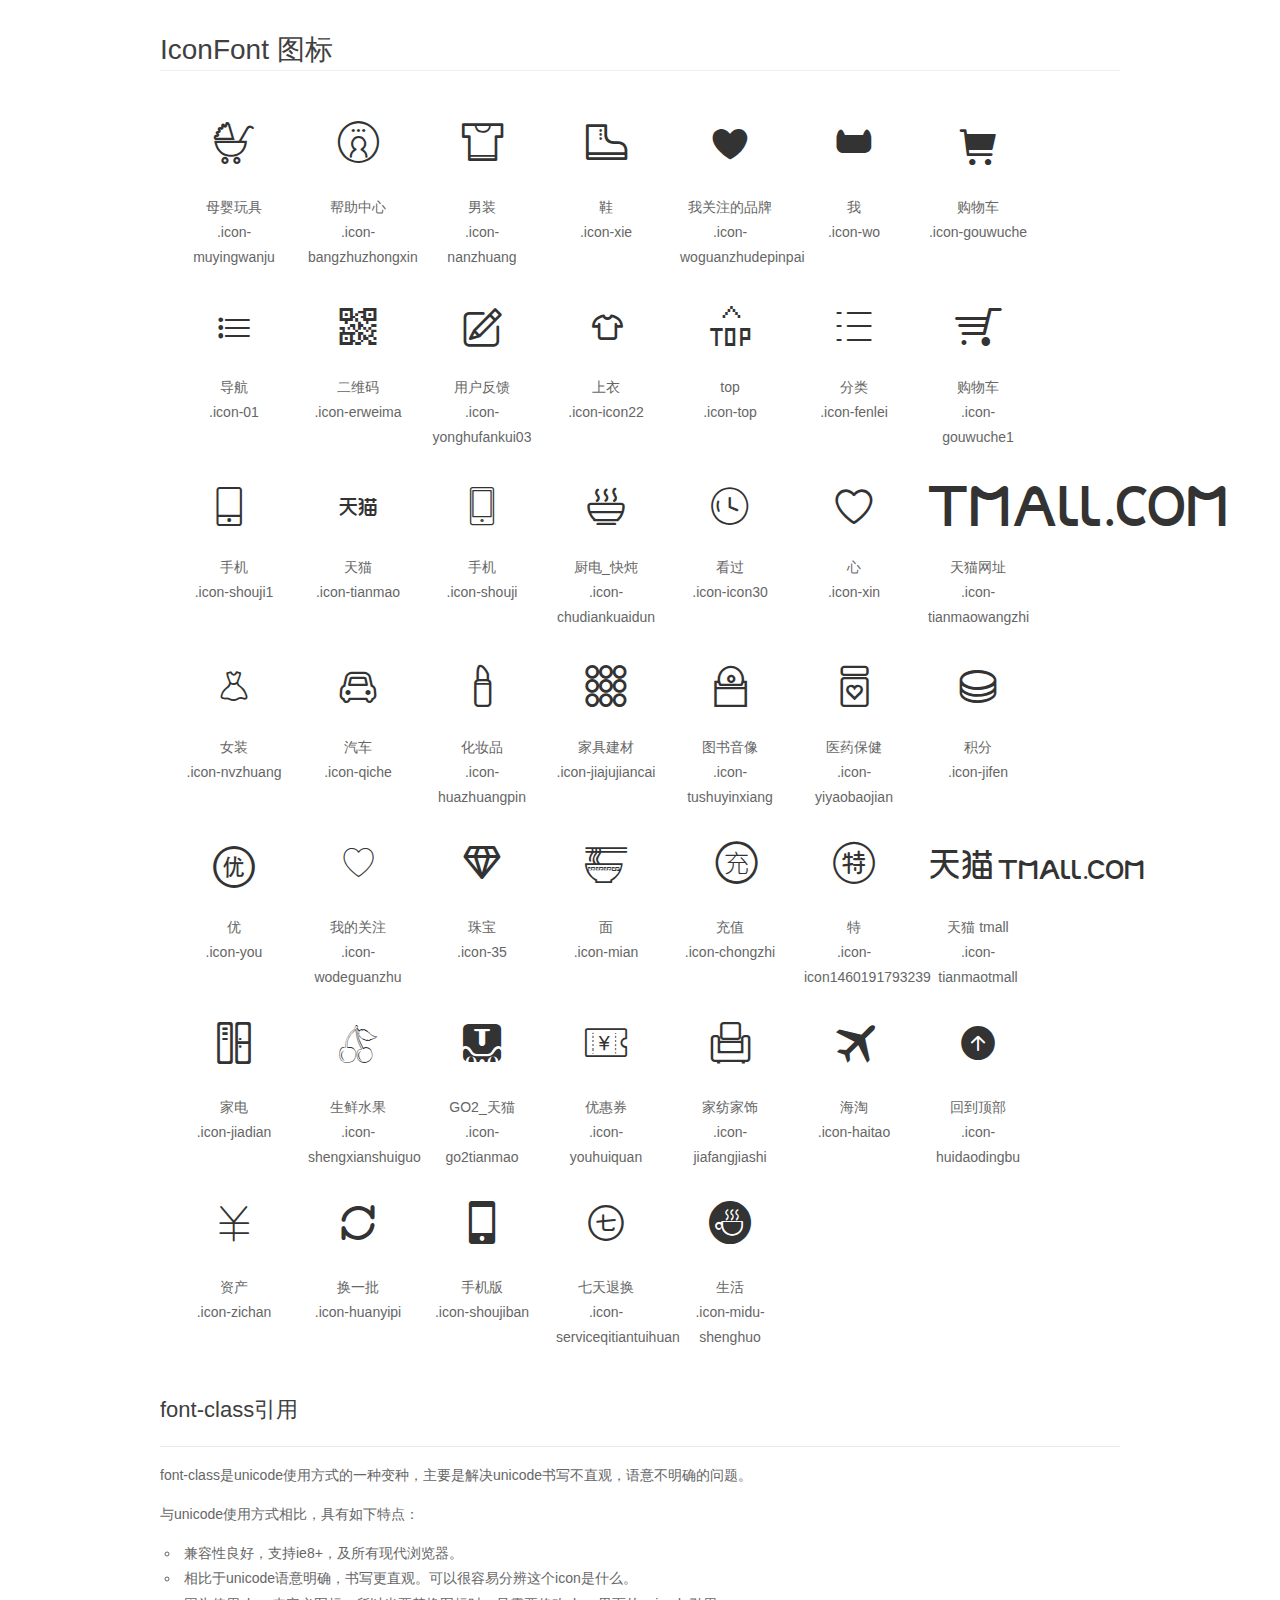
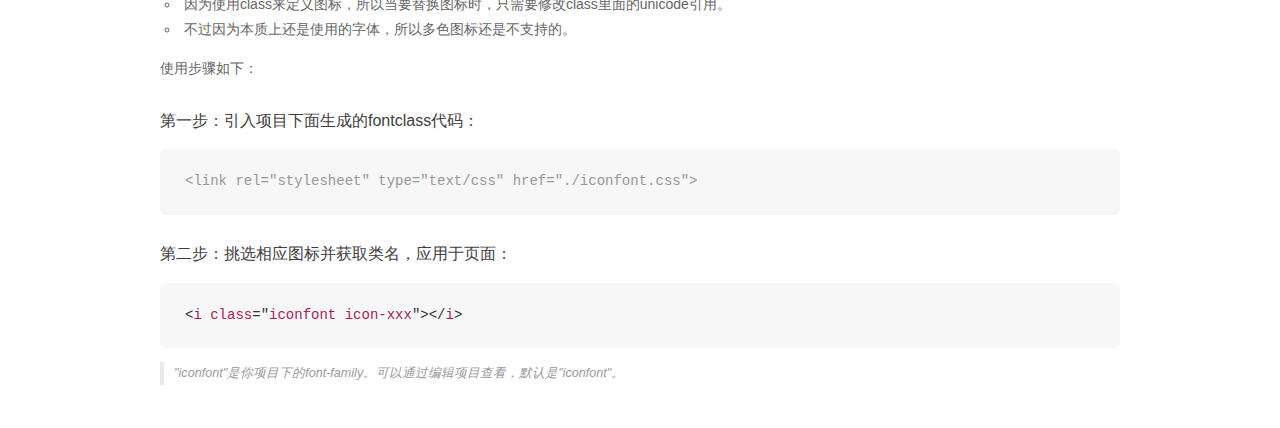
<file: fonts/demo_fontclass.html>
<!DOCTYPE html>
<html>
<head>
    <meta charset="utf-8"/>
    <title>IconFont</title>
    <link rel="stylesheet" href="demo.css">
    <link rel="stylesheet" href="iconfont.css">
</head>
<body>
    <div class="main markdown">
        <h1>IconFont 图标</h1>
        <ul class="icon_lists clear">
            
                <li>
                <i class="icon iconfont icon-muyingwanju"></i>
                    <div class="name">母婴玩具</div>
                    <div class="fontclass">.icon-muyingwanju</div>
                </li>
            
                <li>
                <i class="icon iconfont icon-bangzhuzhongxin"></i>
                    <div class="name">帮助中心</div>
                    <div class="fontclass">.icon-bangzhuzhongxin</div>
                </li>
            
                <li>
                <i class="icon iconfont icon-nanzhuang"></i>
                    <div class="name">男装</div>
                    <div class="fontclass">.icon-nanzhuang</div>
                </li>
            
                <li>
                <i class="icon iconfont icon-xie"></i>
                    <div class="name">鞋</div>
                    <div class="fontclass">.icon-xie</div>
                </li>
            
                <li>
                <i class="icon iconfont icon-woguanzhudepinpai"></i>
                    <div class="name">我关注的品牌</div>
                    <div class="fontclass">.icon-woguanzhudepinpai</div>
                </li>
            
                <li>
                <i class="icon iconfont icon-wo"></i>
                    <div class="name">我</div>
                    <div class="fontclass">.icon-wo</div>
                </li>
            
                <li>
                <i class="icon iconfont icon-gouwuche"></i>
                    <div class="name">购物车</div>
                    <div class="fontclass">.icon-gouwuche</div>
                </li>
            
                <li>
                <i class="icon iconfont icon-01"></i>
                    <div class="name">导航</div>
                    <div class="fontclass">.icon-01</div>
                </li>
            
                <li>
                <i class="icon iconfont icon-erweima"></i>
                    <div class="name">二维码</div>
                    <div class="fontclass">.icon-erweima</div>
                </li>
            
                <li>
                <i class="icon iconfont icon-yonghufankui03"></i>
                    <div class="name">用户反馈</div>
                    <div class="fontclass">.icon-yonghufankui03</div>
                </li>
            
                <li>
                <i class="icon iconfont icon-icon22"></i>
                    <div class="name">上衣</div>
                    <div class="fontclass">.icon-icon22</div>
                </li>
            
                <li>
                <i class="icon iconfont icon-top"></i>
                    <div class="name">top</div>
                    <div class="fontclass">.icon-top</div>
                </li>
            
                <li>
                <i class="icon iconfont icon-fenlei"></i>
                    <div class="name">分类</div>
                    <div class="fontclass">.icon-fenlei</div>
                </li>
            
                <li>
                <i class="icon iconfont icon-gouwuche1"></i>
                    <div class="name">购物车</div>
                    <div class="fontclass">.icon-gouwuche1</div>
                </li>
            
                <li>
                <i class="icon iconfont icon-shouji1"></i>
                    <div class="name">手机</div>
                    <div class="fontclass">.icon-shouji1</div>
                </li>
            
                <li>
                <i class="icon iconfont icon-tianmao"></i>
                    <div class="name">天猫</div>
                    <div class="fontclass">.icon-tianmao</div>
                </li>
            
                <li>
                <i class="icon iconfont icon-shouji"></i>
                    <div class="name">手机</div>
                    <div class="fontclass">.icon-shouji</div>
                </li>
            
                <li>
                <i class="icon iconfont icon-chudiankuaidun"></i>
                    <div class="name">厨电_快炖</div>
                    <div class="fontclass">.icon-chudiankuaidun</div>
                </li>
            
                <li>
                <i class="icon iconfont icon-icon30"></i>
                    <div class="name">看过</div>
                    <div class="fontclass">.icon-icon30</div>
                </li>
            
                <li>
                <i class="icon iconfont icon-xin"></i>
                    <div class="name">心</div>
                    <div class="fontclass">.icon-xin</div>
                </li>
            
                <li>
                <i class="icon iconfont icon-tianmaowangzhi"></i>
                    <div class="name">天猫网址</div>
                    <div class="fontclass">.icon-tianmaowangzhi</div>
                </li>
            
                <li>
                <i class="icon iconfont icon-nvzhuang"></i>
                    <div class="name">女装</div>
                    <div class="fontclass">.icon-nvzhuang</div>
                </li>
            
                <li>
                <i class="icon iconfont icon-qiche"></i>
                    <div class="name">汽车</div>
                    <div class="fontclass">.icon-qiche</div>
                </li>
            
                <li>
                <i class="icon iconfont icon-huazhuangpin"></i>
                    <div class="name">化妆品</div>
                    <div class="fontclass">.icon-huazhuangpin</div>
                </li>
            
                <li>
                <i class="icon iconfont icon-jiajujiancai"></i>
                    <div class="name">家具建材</div>
                    <div class="fontclass">.icon-jiajujiancai</div>
                </li>
            
                <li>
                <i class="icon iconfont icon-tushuyinxiang"></i>
                    <div class="name">图书音像</div>
                    <div class="fontclass">.icon-tushuyinxiang</div>
                </li>
            
                <li>
                <i class="icon iconfont icon-yiyaobaojian"></i>
                    <div class="name">医药保健</div>
                    <div class="fontclass">.icon-yiyaobaojian</div>
                </li>
            
                <li>
                <i class="icon iconfont icon-jifen"></i>
                    <div class="name">积分</div>
                    <div class="fontclass">.icon-jifen</div>
                </li>
            
                <li>
                <i class="icon iconfont icon-you"></i>
                    <div class="name">优</div>
                    <div class="fontclass">.icon-you</div>
                </li>
            
                <li>
                <i class="icon iconfont icon-wodeguanzhu"></i>
                    <div class="name">我的关注</div>
                    <div class="fontclass">.icon-wodeguanzhu</div>
                </li>
            
                <li>
                <i class="icon iconfont icon-35"></i>
                    <div class="name">珠宝</div>
                    <div class="fontclass">.icon-35</div>
                </li>
            
                <li>
                <i class="icon iconfont icon-mian"></i>
                    <div class="name">面</div>
                    <div class="fontclass">.icon-mian</div>
                </li>
            
                <li>
                <i class="icon iconfont icon-chongzhi"></i>
                    <div class="name">充值</div>
                    <div class="fontclass">.icon-chongzhi</div>
                </li>
            
                <li>
                <i class="icon iconfont icon-icon1460191793239"></i>
                    <div class="name">特</div>
                    <div class="fontclass">.icon-icon1460191793239</div>
                </li>
            
                <li>
                <i class="icon iconfont icon-tianmaotmall"></i>
                    <div class="name">天猫 tmall</div>
                    <div class="fontclass">.icon-tianmaotmall</div>
                </li>
            
                <li>
                <i class="icon iconfont icon-jiadian"></i>
                    <div class="name">家电</div>
                    <div class="fontclass">.icon-jiadian</div>
                </li>
            
                <li>
                <i class="icon iconfont icon-shengxianshuiguo"></i>
                    <div class="name">生鲜水果</div>
                    <div class="fontclass">.icon-shengxianshuiguo</div>
                </li>
            
                <li>
                <i class="icon iconfont icon-go2tianmao"></i>
                    <div class="name">GO2_天猫</div>
                    <div class="fontclass">.icon-go2tianmao</div>
                </li>
            
                <li>
                <i class="icon iconfont icon-youhuiquan"></i>
                    <div class="name">优惠券</div>
                    <div class="fontclass">.icon-youhuiquan</div>
                </li>
            
                <li>
                <i class="icon iconfont icon-jiafangjiashi"></i>
                    <div class="name">家纺家饰</div>
                    <div class="fontclass">.icon-jiafangjiashi</div>
                </li>
            
                <li>
                <i class="icon iconfont icon-haitao"></i>
                    <div class="name">海淘</div>
                    <div class="fontclass">.icon-haitao</div>
                </li>
            
                <li>
                <i class="icon iconfont icon-huidaodingbu"></i>
                    <div class="name">回到顶部</div>
                    <div class="fontclass">.icon-huidaodingbu</div>
                </li>
            
                <li>
                <i class="icon iconfont icon-zichan"></i>
                    <div class="name">资产</div>
                    <div class="fontclass">.icon-zichan</div>
                </li>
            
                <li>
                <i class="icon iconfont icon-huanyipi"></i>
                    <div class="name">换一批</div>
                    <div class="fontclass">.icon-huanyipi</div>
                </li>
            
                <li>
                <i class="icon iconfont icon-shoujiban"></i>
                    <div class="name">手机版</div>
                    <div class="fontclass">.icon-shoujiban</div>
                </li>
            
                <li>
                <i class="icon iconfont icon-serviceqitiantuihuan"></i>
                    <div class="name">七天退换</div>
                    <div class="fontclass">.icon-serviceqitiantuihuan</div>
                </li>
            
                <li>
                <i class="icon iconfont icon-midu-shenghuo"></i>
                    <div class="name">生活</div>
                    <div class="fontclass">.icon-midu-shenghuo</div>
                </li>
            
        </ul>

        <h2 id="font-class-">font-class引用</h2>
        <hr>

        <p>font-class是unicode使用方式的一种变种，主要是解决unicode书写不直观，语意不明确的问题。</p>
        <p>与unicode使用方式相比，具有如下特点：</p>
        <ul>
        <li>兼容性良好，支持ie8+，及所有现代浏览器。</li>
        <li>相比于unicode语意明确，书写更直观。可以很容易分辨这个icon是什么。</li>
        <li>因为使用class来定义图标，所以当要替换图标时，只需要修改class里面的unicode引用。</li>
        <li>不过因为本质上还是使用的字体，所以多色图标还是不支持的。</li>
        </ul>
        <p>使用步骤如下：</p>
        <h3 id="-fontclass-">第一步：引入项目下面生成的fontclass代码：</h3>


        <pre><code class="lang-js hljs javascript"><span class="hljs-comment">&lt;link rel="stylesheet" type="text/css" href="./iconfont.css"&gt;</span></code></pre>
        <h3 id="-">第二步：挑选相应图标并获取类名，应用于页面：</h3>
        <pre><code class="lang-css hljs">&lt;<span class="hljs-selector-tag">i</span> <span class="hljs-selector-tag">class</span>="<span class="hljs-selector-tag">iconfont</span> <span class="hljs-selector-tag">icon-xxx</span>"&gt;&lt;/<span class="hljs-selector-tag">i</span>&gt;</code></pre>
        <blockquote>
        <p>"iconfont"是你项目下的font-family。可以通过编辑项目查看，默认是"iconfont"。</p>
        </blockquote>
    </div>
</body>
</html>
</file>
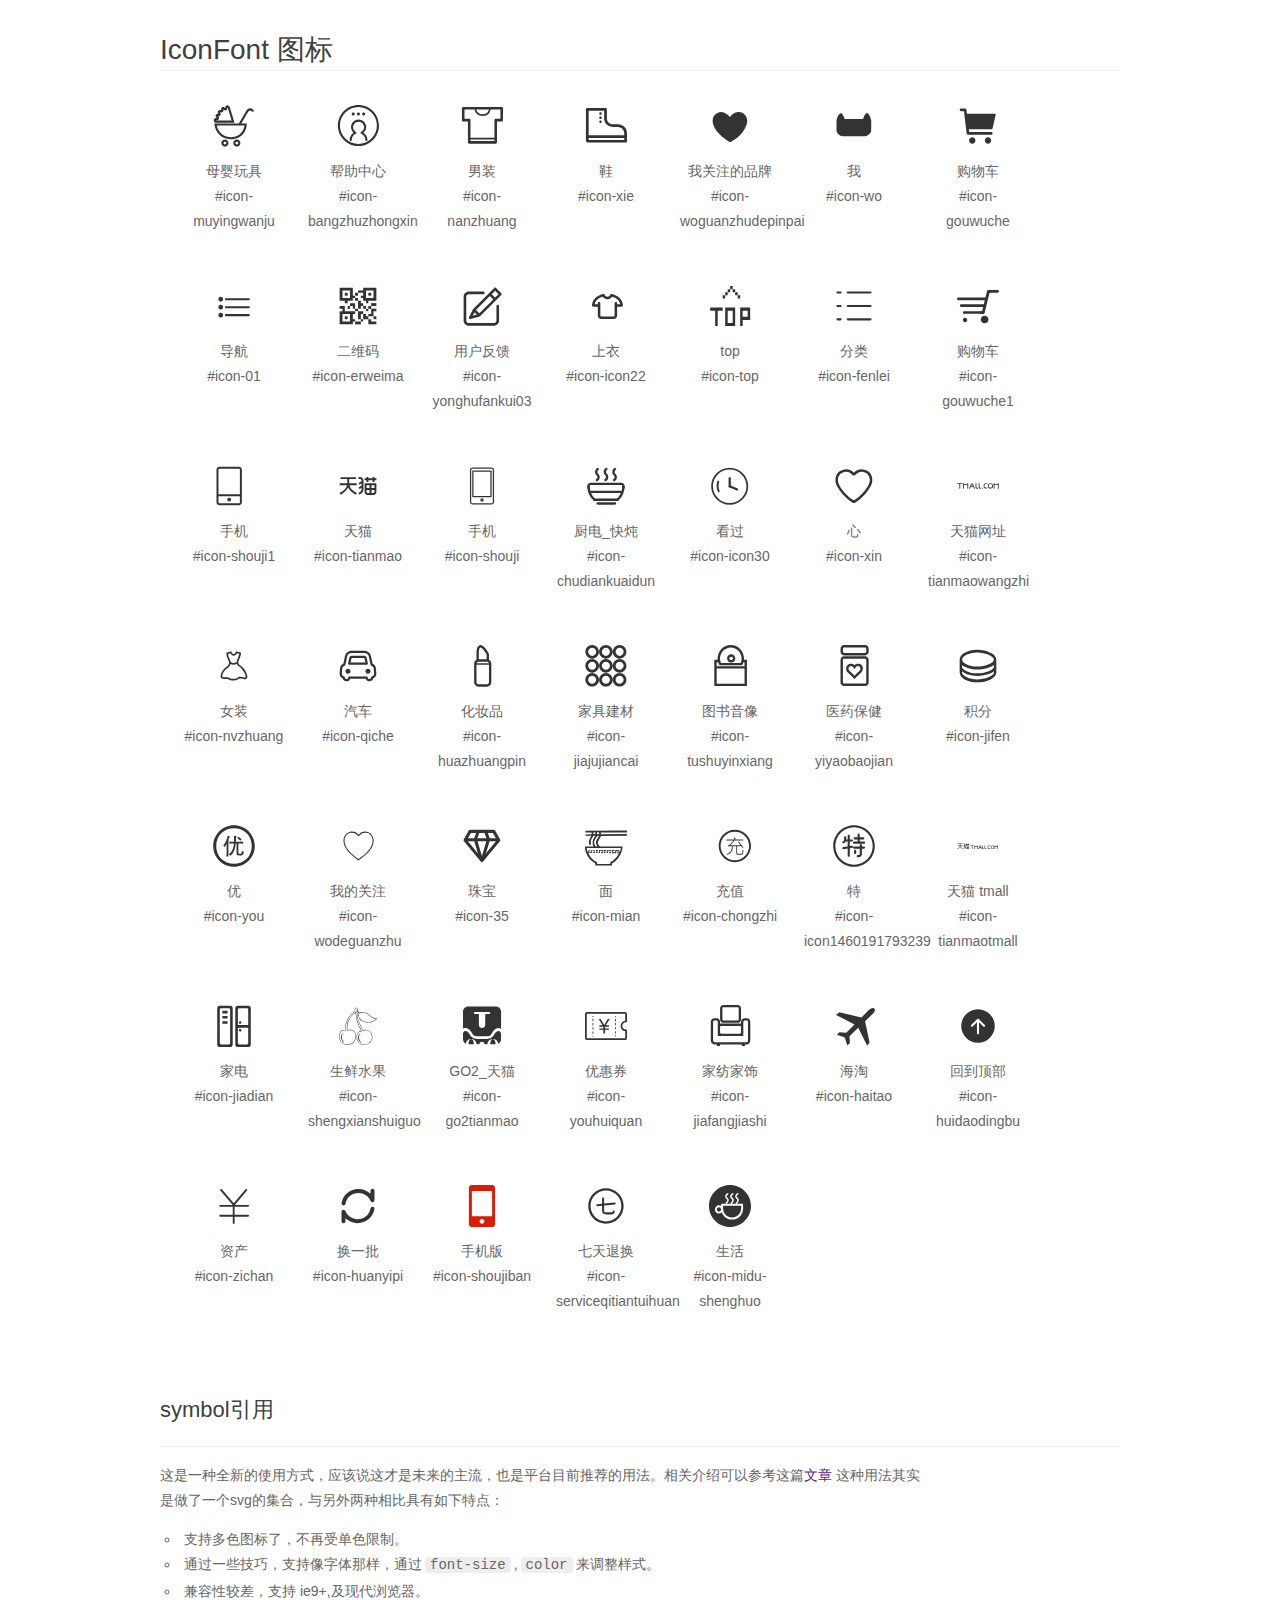
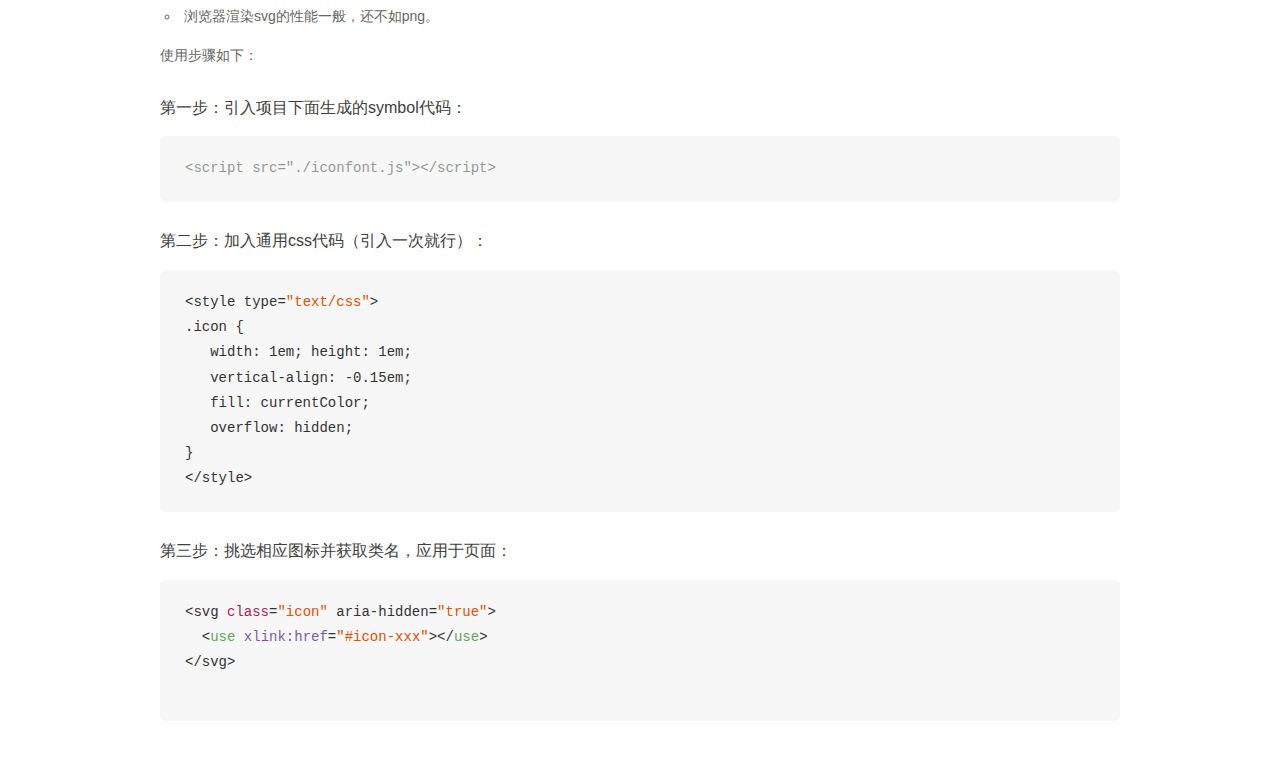
<file: fonts/demo_symbol.html>
<!DOCTYPE html>
<html>
<head>
    <meta charset="utf-8"/>
    <title>IconFont</title>
    <link rel="stylesheet" href="demo.css">
    <script src="iconfont.js"></script>

    <style type="text/css">
        .icon {
          /* 通过设置 font-size 来改变图标大小 */
          width: 1em; height: 1em;
          /* 图标和文字相邻时，垂直对齐 */
          vertical-align: -0.15em;
          /* 通过设置 color 来改变 SVG 的颜色/fill */
          fill: currentColor;
          /* path 和 stroke 溢出 viewBox 部分在 IE 下会显示
             normalize.css 中也包含这行 */
          overflow: hidden;
        }

    </style>
</head>
<body>
    <div class="main markdown">
        <h1>IconFont 图标</h1>
        <ul class="icon_lists clear">
            
                <li>
                    <svg class="icon" aria-hidden="true">
                        <use xlink:href="#icon-muyingwanju"></use>
                    </svg>
                    <div class="name">母婴玩具</div>
                    <div class="fontclass">#icon-muyingwanju</div>
                </li>
            
                <li>
                    <svg class="icon" aria-hidden="true">
                        <use xlink:href="#icon-bangzhuzhongxin"></use>
                    </svg>
                    <div class="name">帮助中心</div>
                    <div class="fontclass">#icon-bangzhuzhongxin</div>
                </li>
            
                <li>
                    <svg class="icon" aria-hidden="true">
                        <use xlink:href="#icon-nanzhuang"></use>
                    </svg>
                    <div class="name">男装</div>
                    <div class="fontclass">#icon-nanzhuang</div>
                </li>
            
                <li>
                    <svg class="icon" aria-hidden="true">
                        <use xlink:href="#icon-xie"></use>
                    </svg>
                    <div class="name">鞋</div>
                    <div class="fontclass">#icon-xie</div>
                </li>
            
                <li>
                    <svg class="icon" aria-hidden="true">
                        <use xlink:href="#icon-woguanzhudepinpai"></use>
                    </svg>
                    <div class="name">我关注的品牌</div>
                    <div class="fontclass">#icon-woguanzhudepinpai</div>
                </li>
            
                <li>
                    <svg class="icon" aria-hidden="true">
                        <use xlink:href="#icon-wo"></use>
                    </svg>
                    <div class="name">我</div>
                    <div class="fontclass">#icon-wo</div>
                </li>
            
                <li>
                    <svg class="icon" aria-hidden="true">
                        <use xlink:href="#icon-gouwuche"></use>
                    </svg>
                    <div class="name">购物车</div>
                    <div class="fontclass">#icon-gouwuche</div>
                </li>
            
                <li>
                    <svg class="icon" aria-hidden="true">
                        <use xlink:href="#icon-01"></use>
                    </svg>
                    <div class="name">导航</div>
                    <div class="fontclass">#icon-01</div>
                </li>
            
                <li>
                    <svg class="icon" aria-hidden="true">
                        <use xlink:href="#icon-erweima"></use>
                    </svg>
                    <div class="name">二维码</div>
                    <div class="fontclass">#icon-erweima</div>
                </li>
            
                <li>
                    <svg class="icon" aria-hidden="true">
                        <use xlink:href="#icon-yonghufankui03"></use>
                    </svg>
                    <div class="name">用户反馈</div>
                    <div class="fontclass">#icon-yonghufankui03</div>
                </li>
            
                <li>
                    <svg class="icon" aria-hidden="true">
                        <use xlink:href="#icon-icon22"></use>
                    </svg>
                    <div class="name">上衣</div>
                    <div class="fontclass">#icon-icon22</div>
                </li>
            
                <li>
                    <svg class="icon" aria-hidden="true">
                        <use xlink:href="#icon-top"></use>
                    </svg>
                    <div class="name">top</div>
                    <div class="fontclass">#icon-top</div>
                </li>
            
                <li>
                    <svg class="icon" aria-hidden="true">
                        <use xlink:href="#icon-fenlei"></use>
                    </svg>
                    <div class="name">分类</div>
                    <div class="fontclass">#icon-fenlei</div>
                </li>
            
                <li>
                    <svg class="icon" aria-hidden="true">
                        <use xlink:href="#icon-gouwuche1"></use>
                    </svg>
                    <div class="name">购物车</div>
                    <div class="fontclass">#icon-gouwuche1</div>
                </li>
            
                <li>
                    <svg class="icon" aria-hidden="true">
                        <use xlink:href="#icon-shouji1"></use>
                    </svg>
                    <div class="name">手机</div>
                    <div class="fontclass">#icon-shouji1</div>
                </li>
            
                <li>
                    <svg class="icon" aria-hidden="true">
                        <use xlink:href="#icon-tianmao"></use>
                    </svg>
                    <div class="name">天猫</div>
                    <div class="fontclass">#icon-tianmao</div>
                </li>
            
                <li>
                    <svg class="icon" aria-hidden="true">
                        <use xlink:href="#icon-shouji"></use>
                    </svg>
                    <div class="name">手机</div>
                    <div class="fontclass">#icon-shouji</div>
                </li>
            
                <li>
                    <svg class="icon" aria-hidden="true">
                        <use xlink:href="#icon-chudiankuaidun"></use>
                    </svg>
                    <div class="name">厨电_快炖</div>
                    <div class="fontclass">#icon-chudiankuaidun</div>
                </li>
            
                <li>
                    <svg class="icon" aria-hidden="true">
                        <use xlink:href="#icon-icon30"></use>
                    </svg>
                    <div class="name">看过</div>
                    <div class="fontclass">#icon-icon30</div>
                </li>
            
                <li>
                    <svg class="icon" aria-hidden="true">
                        <use xlink:href="#icon-xin"></use>
                    </svg>
                    <div class="name">心</div>
                    <div class="fontclass">#icon-xin</div>
                </li>
            
                <li>
                    <svg class="icon" aria-hidden="true">
                        <use xlink:href="#icon-tianmaowangzhi"></use>
                    </svg>
                    <div class="name">天猫网址</div>
                    <div class="fontclass">#icon-tianmaowangzhi</div>
                </li>
            
                <li>
                    <svg class="icon" aria-hidden="true">
                        <use xlink:href="#icon-nvzhuang"></use>
                    </svg>
                    <div class="name">女装</div>
                    <div class="fontclass">#icon-nvzhuang</div>
                </li>
            
                <li>
                    <svg class="icon" aria-hidden="true">
                        <use xlink:href="#icon-qiche"></use>
                    </svg>
                    <div class="name">汽车</div>
                    <div class="fontclass">#icon-qiche</div>
                </li>
            
                <li>
                    <svg class="icon" aria-hidden="true">
                        <use xlink:href="#icon-huazhuangpin"></use>
                    </svg>
                    <div class="name">化妆品</div>
                    <div class="fontclass">#icon-huazhuangpin</div>
                </li>
            
                <li>
                    <svg class="icon" aria-hidden="true">
                        <use xlink:href="#icon-jiajujiancai"></use>
                    </svg>
                    <div class="name">家具建材</div>
                    <div class="fontclass">#icon-jiajujiancai</div>
                </li>
            
                <li>
                    <svg class="icon" aria-hidden="true">
                        <use xlink:href="#icon-tushuyinxiang"></use>
                    </svg>
                    <div class="name">图书音像</div>
                    <div class="fontclass">#icon-tushuyinxiang</div>
                </li>
            
                <li>
                    <svg class="icon" aria-hidden="true">
                        <use xlink:href="#icon-yiyaobaojian"></use>
                    </svg>
                    <div class="name">医药保健</div>
                    <div class="fontclass">#icon-yiyaobaojian</div>
                </li>
            
                <li>
                    <svg class="icon" aria-hidden="true">
                        <use xlink:href="#icon-jifen"></use>
                    </svg>
                    <div class="name">积分</div>
                    <div class="fontclass">#icon-jifen</div>
                </li>
            
                <li>
                    <svg class="icon" aria-hidden="true">
                        <use xlink:href="#icon-you"></use>
                    </svg>
                    <div class="name">优</div>
                    <div class="fontclass">#icon-you</div>
                </li>
            
                <li>
                    <svg class="icon" aria-hidden="true">
                        <use xlink:href="#icon-wodeguanzhu"></use>
                    </svg>
                    <div class="name">我的关注</div>
                    <div class="fontclass">#icon-wodeguanzhu</div>
                </li>
            
                <li>
                    <svg class="icon" aria-hidden="true">
                        <use xlink:href="#icon-35"></use>
                    </svg>
                    <div class="name">珠宝</div>
                    <div class="fontclass">#icon-35</div>
                </li>
            
                <li>
                    <svg class="icon" aria-hidden="true">
                        <use xlink:href="#icon-mian"></use>
                    </svg>
                    <div class="name">面</div>
                    <div class="fontclass">#icon-mian</div>
                </li>
            
                <li>
                    <svg class="icon" aria-hidden="true">
                        <use xlink:href="#icon-chongzhi"></use>
                    </svg>
                    <div class="name">充值</div>
                    <div class="fontclass">#icon-chongzhi</div>
                </li>
            
                <li>
                    <svg class="icon" aria-hidden="true">
                        <use xlink:href="#icon-icon1460191793239"></use>
                    </svg>
                    <div class="name">特</div>
                    <div class="fontclass">#icon-icon1460191793239</div>
                </li>
            
                <li>
                    <svg class="icon" aria-hidden="true">
                        <use xlink:href="#icon-tianmaotmall"></use>
                    </svg>
                    <div class="name">天猫 tmall</div>
                    <div class="fontclass">#icon-tianmaotmall</div>
                </li>
            
                <li>
                    <svg class="icon" aria-hidden="true">
                        <use xlink:href="#icon-jiadian"></use>
                    </svg>
                    <div class="name">家电</div>
                    <div class="fontclass">#icon-jiadian</div>
                </li>
            
                <li>
                    <svg class="icon" aria-hidden="true">
                        <use xlink:href="#icon-shengxianshuiguo"></use>
                    </svg>
                    <div class="name">生鲜水果</div>
                    <div class="fontclass">#icon-shengxianshuiguo</div>
                </li>
            
                <li>
                    <svg class="icon" aria-hidden="true">
                        <use xlink:href="#icon-go2tianmao"></use>
                    </svg>
                    <div class="name">GO2_天猫</div>
                    <div class="fontclass">#icon-go2tianmao</div>
                </li>
            
                <li>
                    <svg class="icon" aria-hidden="true">
                        <use xlink:href="#icon-youhuiquan"></use>
                    </svg>
                    <div class="name">优惠券</div>
                    <div class="fontclass">#icon-youhuiquan</div>
                </li>
            
                <li>
                    <svg class="icon" aria-hidden="true">
                        <use xlink:href="#icon-jiafangjiashi"></use>
                    </svg>
                    <div class="name">家纺家饰</div>
                    <div class="fontclass">#icon-jiafangjiashi</div>
                </li>
            
                <li>
                    <svg class="icon" aria-hidden="true">
                        <use xlink:href="#icon-haitao"></use>
                    </svg>
                    <div class="name">海淘</div>
                    <div class="fontclass">#icon-haitao</div>
                </li>
            
                <li>
                    <svg class="icon" aria-hidden="true">
                        <use xlink:href="#icon-huidaodingbu"></use>
                    </svg>
                    <div class="name">回到顶部</div>
                    <div class="fontclass">#icon-huidaodingbu</div>
                </li>
            
                <li>
                    <svg class="icon" aria-hidden="true">
                        <use xlink:href="#icon-zichan"></use>
                    </svg>
                    <div class="name">资产</div>
                    <div class="fontclass">#icon-zichan</div>
                </li>
            
                <li>
                    <svg class="icon" aria-hidden="true">
                        <use xlink:href="#icon-huanyipi"></use>
                    </svg>
                    <div class="name">换一批</div>
                    <div class="fontclass">#icon-huanyipi</div>
                </li>
            
                <li>
                    <svg class="icon" aria-hidden="true">
                        <use xlink:href="#icon-shoujiban"></use>
                    </svg>
                    <div class="name">手机版</div>
                    <div class="fontclass">#icon-shoujiban</div>
                </li>
            
                <li>
                    <svg class="icon" aria-hidden="true">
                        <use xlink:href="#icon-serviceqitiantuihuan"></use>
                    </svg>
                    <div class="name">七天退换</div>
                    <div class="fontclass">#icon-serviceqitiantuihuan</div>
                </li>
            
                <li>
                    <svg class="icon" aria-hidden="true">
                        <use xlink:href="#icon-midu-shenghuo"></use>
                    </svg>
                    <div class="name">生活</div>
                    <div class="fontclass">#icon-midu-shenghuo</div>
                </li>
            
        </ul>


        <h2 id="symbol-">symbol引用</h2>
        <hr>

        <p>这是一种全新的使用方式，应该说这才是未来的主流，也是平台目前推荐的用法。相关介绍可以参考这篇<a href="">文章</a>
        这种用法其实是做了一个svg的集合，与另外两种相比具有如下特点：</p>
        <ul>
          <li>支持多色图标了，不再受单色限制。</li>
          <li>通过一些技巧，支持像字体那样，通过<code>font-size</code>,<code>color</code>来调整样式。</li>
          <li>兼容性较差，支持 ie9+,及现代浏览器。</li>
          <li>浏览器渲染svg的性能一般，还不如png。</li>
        </ul>
        <p>使用步骤如下：</p>
        <h3 id="-symbol-">第一步：引入项目下面生成的symbol代码：</h3>
        <pre><code class="lang-js hljs javascript"><span class="hljs-comment">&lt;script src="./iconfont.js"&gt;&lt;/script&gt;</span></code></pre>
        <h3 id="-css-">第二步：加入通用css代码（引入一次就行）：</h3>
        <pre><code class="lang-js hljs javascript">&lt;style type=<span class="hljs-string">"text/css"</span>&gt;
.icon {
   width: <span class="hljs-number">1</span>em; height: <span class="hljs-number">1</span>em;
   vertical-align: <span class="hljs-number">-0.15</span>em;
   fill: currentColor;
   overflow: hidden;
}
&lt;<span class="hljs-regexp">/style&gt;</span></code></pre>
        <h3 id="-">第三步：挑选相应图标并获取类名，应用于页面：</h3>
        <pre><code class="lang-js hljs javascript">&lt;svg <span class="hljs-class"><span class="hljs-keyword">class</span></span>=<span class="hljs-string">"icon"</span> aria-hidden=<span class="hljs-string">"true"</span>&gt;<span class="xml"><span class="hljs-tag">
  &lt;<span class="hljs-name">use</span> <span class="hljs-attr">xlink:href</span>=<span class="hljs-string">"#icon-xxx"</span>&gt;</span><span class="hljs-tag">&lt;/<span class="hljs-name">use</span>&gt;</span>
</span>&lt;<span class="hljs-regexp">/svg&gt;
        </span></code></pre>
    </div>
</body>
</html>
</file>
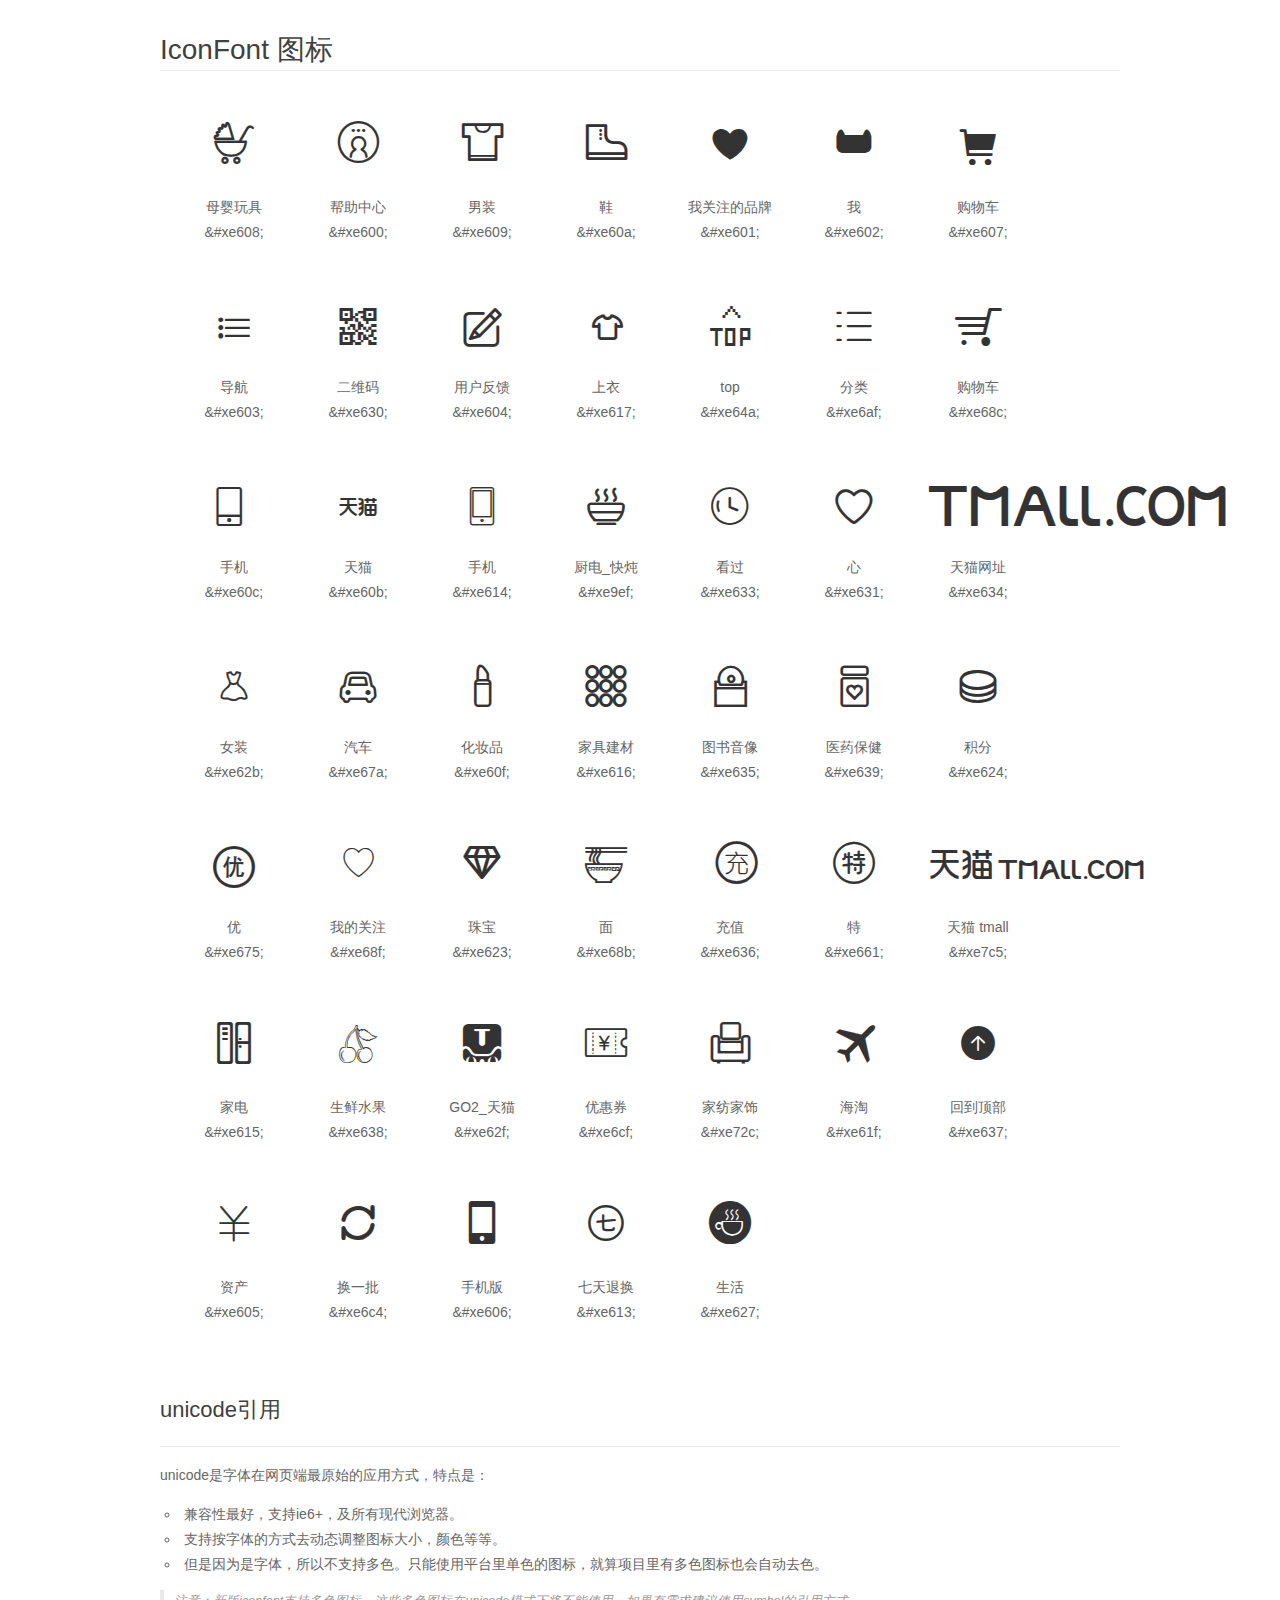
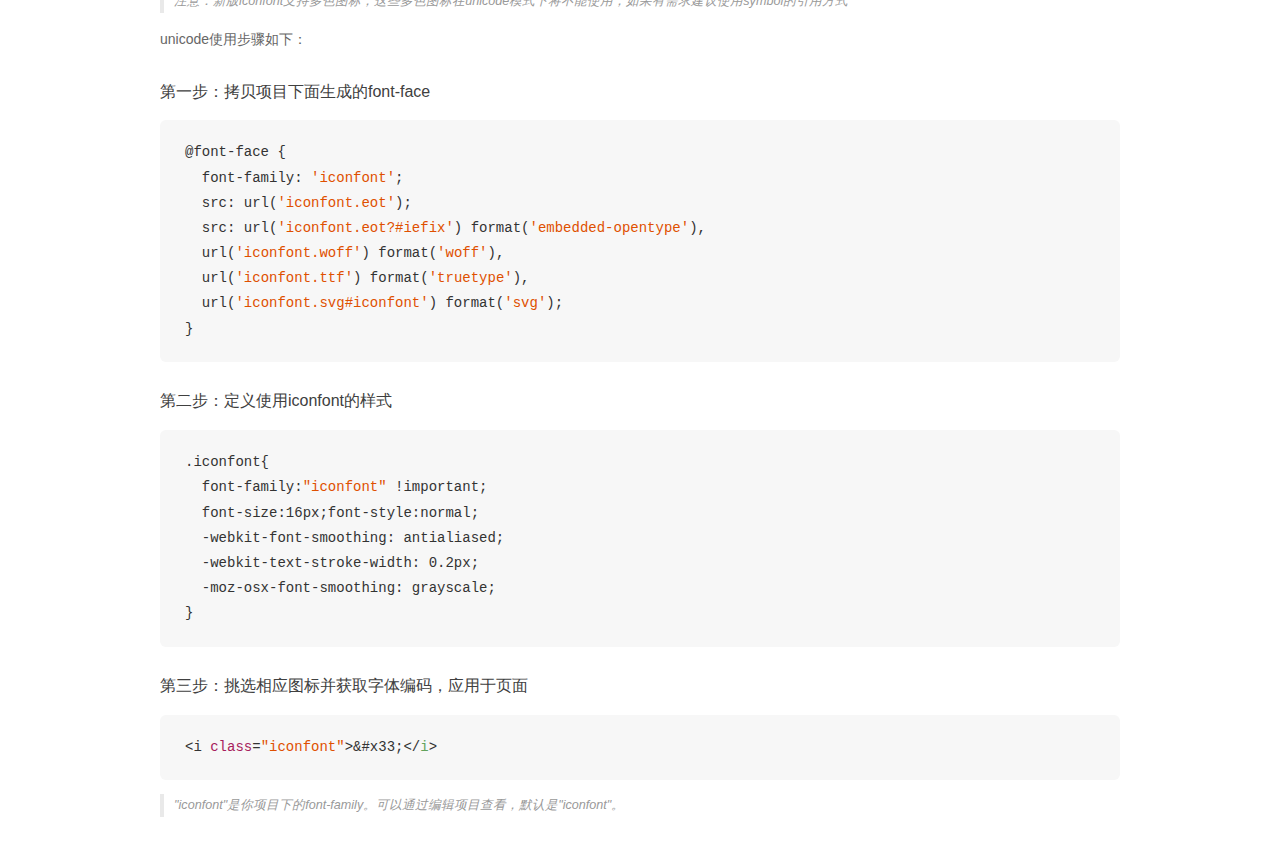
<file: fonts/demo_unicode.html>
<!DOCTYPE html>
<html>
<head>
    <meta charset="utf-8"/>
    <title>IconFont</title>
    <link rel="stylesheet" href="demo.css">

    <style type="text/css">

        @font-face {font-family: "iconfont";
          src: url('iconfont.eot'); /* IE9*/
          src: url('iconfont.eot#iefix') format('embedded-opentype'), /* IE6-IE8 */
          url('iconfont.woff') format('woff'), /* chrome, firefox */
          url('iconfont.ttf') format('truetype'), /* chrome, firefox, opera, Safari, Android, iOS 4.2+*/
          url('iconfont.svg#iconfont') format('svg'); /* iOS 4.1- */
        }

        .iconfont {
          font-family:"iconfont" !important;
          font-size:16px;
          font-style:normal;
          -webkit-font-smoothing: antialiased;
          -webkit-text-stroke-width: 0.2px;
          -moz-osx-font-smoothing: grayscale;
        }

    </style>
</head>
<body>
    <div class="main markdown">
        <h1>IconFont 图标</h1>
        <ul class="icon_lists clear">
            
                <li>
                <i class="icon iconfont">&#xe608;</i>
                    <div class="name">母婴玩具</div>
                    <div class="code">&amp;#xe608;</div>
                </li>
            
                <li>
                <i class="icon iconfont">&#xe600;</i>
                    <div class="name">帮助中心</div>
                    <div class="code">&amp;#xe600;</div>
                </li>
            
                <li>
                <i class="icon iconfont">&#xe609;</i>
                    <div class="name">男装</div>
                    <div class="code">&amp;#xe609;</div>
                </li>
            
                <li>
                <i class="icon iconfont">&#xe60a;</i>
                    <div class="name">鞋</div>
                    <div class="code">&amp;#xe60a;</div>
                </li>
            
                <li>
                <i class="icon iconfont">&#xe601;</i>
                    <div class="name">我关注的品牌</div>
                    <div class="code">&amp;#xe601;</div>
                </li>
            
                <li>
                <i class="icon iconfont">&#xe602;</i>
                    <div class="name">我</div>
                    <div class="code">&amp;#xe602;</div>
                </li>
            
                <li>
                <i class="icon iconfont">&#xe607;</i>
                    <div class="name">购物车</div>
                    <div class="code">&amp;#xe607;</div>
                </li>
            
                <li>
                <i class="icon iconfont">&#xe603;</i>
                    <div class="name">导航</div>
                    <div class="code">&amp;#xe603;</div>
                </li>
            
                <li>
                <i class="icon iconfont">&#xe630;</i>
                    <div class="name">二维码</div>
                    <div class="code">&amp;#xe630;</div>
                </li>
            
                <li>
                <i class="icon iconfont">&#xe604;</i>
                    <div class="name">用户反馈</div>
                    <div class="code">&amp;#xe604;</div>
                </li>
            
                <li>
                <i class="icon iconfont">&#xe617;</i>
                    <div class="name">上衣</div>
                    <div class="code">&amp;#xe617;</div>
                </li>
            
                <li>
                <i class="icon iconfont">&#xe64a;</i>
                    <div class="name">top</div>
                    <div class="code">&amp;#xe64a;</div>
                </li>
            
                <li>
                <i class="icon iconfont">&#xe6af;</i>
                    <div class="name">分类</div>
                    <div class="code">&amp;#xe6af;</div>
                </li>
            
                <li>
                <i class="icon iconfont">&#xe68c;</i>
                    <div class="name">购物车</div>
                    <div class="code">&amp;#xe68c;</div>
                </li>
            
                <li>
                <i class="icon iconfont">&#xe60c;</i>
                    <div class="name">手机</div>
                    <div class="code">&amp;#xe60c;</div>
                </li>
            
                <li>
                <i class="icon iconfont">&#xe60b;</i>
                    <div class="name">天猫</div>
                    <div class="code">&amp;#xe60b;</div>
                </li>
            
                <li>
                <i class="icon iconfont">&#xe614;</i>
                    <div class="name">手机</div>
                    <div class="code">&amp;#xe614;</div>
                </li>
            
                <li>
                <i class="icon iconfont">&#xe9ef;</i>
                    <div class="name">厨电_快炖</div>
                    <div class="code">&amp;#xe9ef;</div>
                </li>
            
                <li>
                <i class="icon iconfont">&#xe633;</i>
                    <div class="name">看过</div>
                    <div class="code">&amp;#xe633;</div>
                </li>
            
                <li>
                <i class="icon iconfont">&#xe631;</i>
                    <div class="name">心</div>
                    <div class="code">&amp;#xe631;</div>
                </li>
            
                <li>
                <i class="icon iconfont">&#xe634;</i>
                    <div class="name">天猫网址</div>
                    <div class="code">&amp;#xe634;</div>
                </li>
            
                <li>
                <i class="icon iconfont">&#xe62b;</i>
                    <div class="name">女装</div>
                    <div class="code">&amp;#xe62b;</div>
                </li>
            
                <li>
                <i class="icon iconfont">&#xe67a;</i>
                    <div class="name">汽车</div>
                    <div class="code">&amp;#xe67a;</div>
                </li>
            
                <li>
                <i class="icon iconfont">&#xe60f;</i>
                    <div class="name">化妆品</div>
                    <div class="code">&amp;#xe60f;</div>
                </li>
            
                <li>
                <i class="icon iconfont">&#xe616;</i>
                    <div class="name">家具建材</div>
                    <div class="code">&amp;#xe616;</div>
                </li>
            
                <li>
                <i class="icon iconfont">&#xe635;</i>
                    <div class="name">图书音像</div>
                    <div class="code">&amp;#xe635;</div>
                </li>
            
                <li>
                <i class="icon iconfont">&#xe639;</i>
                    <div class="name">医药保健</div>
                    <div class="code">&amp;#xe639;</div>
                </li>
            
                <li>
                <i class="icon iconfont">&#xe624;</i>
                    <div class="name">积分</div>
                    <div class="code">&amp;#xe624;</div>
                </li>
            
                <li>
                <i class="icon iconfont">&#xe675;</i>
                    <div class="name">优</div>
                    <div class="code">&amp;#xe675;</div>
                </li>
            
                <li>
                <i class="icon iconfont">&#xe68f;</i>
                    <div class="name">我的关注</div>
                    <div class="code">&amp;#xe68f;</div>
                </li>
            
                <li>
                <i class="icon iconfont">&#xe623;</i>
                    <div class="name">珠宝</div>
                    <div class="code">&amp;#xe623;</div>
                </li>
            
                <li>
                <i class="icon iconfont">&#xe68b;</i>
                    <div class="name">面</div>
                    <div class="code">&amp;#xe68b;</div>
                </li>
            
                <li>
                <i class="icon iconfont">&#xe636;</i>
                    <div class="name">充值</div>
                    <div class="code">&amp;#xe636;</div>
                </li>
            
                <li>
                <i class="icon iconfont">&#xe661;</i>
                    <div class="name">特</div>
                    <div class="code">&amp;#xe661;</div>
                </li>
            
                <li>
                <i class="icon iconfont">&#xe7c5;</i>
                    <div class="name">天猫 tmall</div>
                    <div class="code">&amp;#xe7c5;</div>
                </li>
            
                <li>
                <i class="icon iconfont">&#xe615;</i>
                    <div class="name">家电</div>
                    <div class="code">&amp;#xe615;</div>
                </li>
            
                <li>
                <i class="icon iconfont">&#xe638;</i>
                    <div class="name">生鲜水果</div>
                    <div class="code">&amp;#xe638;</div>
                </li>
            
                <li>
                <i class="icon iconfont">&#xe62f;</i>
                    <div class="name">GO2_天猫</div>
                    <div class="code">&amp;#xe62f;</div>
                </li>
            
                <li>
                <i class="icon iconfont">&#xe6cf;</i>
                    <div class="name">优惠券</div>
                    <div class="code">&amp;#xe6cf;</div>
                </li>
            
                <li>
                <i class="icon iconfont">&#xe72c;</i>
                    <div class="name">家纺家饰</div>
                    <div class="code">&amp;#xe72c;</div>
                </li>
            
                <li>
                <i class="icon iconfont">&#xe61f;</i>
                    <div class="name">海淘</div>
                    <div class="code">&amp;#xe61f;</div>
                </li>
            
                <li>
                <i class="icon iconfont">&#xe637;</i>
                    <div class="name">回到顶部</div>
                    <div class="code">&amp;#xe637;</div>
                </li>
            
                <li>
                <i class="icon iconfont">&#xe605;</i>
                    <div class="name">资产</div>
                    <div class="code">&amp;#xe605;</div>
                </li>
            
                <li>
                <i class="icon iconfont">&#xe6c4;</i>
                    <div class="name">换一批</div>
                    <div class="code">&amp;#xe6c4;</div>
                </li>
            
                <li>
                <i class="icon iconfont">&#xe606;</i>
                    <div class="name">手机版</div>
                    <div class="code">&amp;#xe606;</div>
                </li>
            
                <li>
                <i class="icon iconfont">&#xe613;</i>
                    <div class="name">七天退换</div>
                    <div class="code">&amp;#xe613;</div>
                </li>
            
                <li>
                <i class="icon iconfont">&#xe627;</i>
                    <div class="name">生活</div>
                    <div class="code">&amp;#xe627;</div>
                </li>
            
        </ul>
        <h2 id="unicode-">unicode引用</h2>
        <hr>

        <p>unicode是字体在网页端最原始的应用方式，特点是：</p>
        <ul>
        <li>兼容性最好，支持ie6+，及所有现代浏览器。</li>
        <li>支持按字体的方式去动态调整图标大小，颜色等等。</li>
        <li>但是因为是字体，所以不支持多色。只能使用平台里单色的图标，就算项目里有多色图标也会自动去色。</li>
        </ul>
        <blockquote>
        <p>注意：新版iconfont支持多色图标，这些多色图标在unicode模式下将不能使用，如果有需求建议使用symbol的引用方式</p>
        </blockquote>
        <p>unicode使用步骤如下：</p>
        <h3 id="-font-face">第一步：拷贝项目下面生成的font-face</h3>
        <pre><code class="lang-js hljs javascript">@font-face {
  font-family: <span class="hljs-string">'iconfont'</span>;
  src: url(<span class="hljs-string">'iconfont.eot'</span>);
  src: url(<span class="hljs-string">'iconfont.eot?#iefix'</span>) format(<span class="hljs-string">'embedded-opentype'</span>),
  url(<span class="hljs-string">'iconfont.woff'</span>) format(<span class="hljs-string">'woff'</span>),
  url(<span class="hljs-string">'iconfont.ttf'</span>) format(<span class="hljs-string">'truetype'</span>),
  url(<span class="hljs-string">'iconfont.svg#iconfont'</span>) format(<span class="hljs-string">'svg'</span>);
}
</code></pre>
        <h3 id="-iconfont-">第二步：定义使用iconfont的样式</h3>
        <pre><code class="lang-js hljs javascript">.iconfont{
  font-family:<span class="hljs-string">"iconfont"</span> !important;
  font-size:<span class="hljs-number">16</span>px;font-style:normal;
  -webkit-font-smoothing: antialiased;
  -webkit-text-stroke-width: <span class="hljs-number">0.2</span>px;
  -moz-osx-font-smoothing: grayscale;
}
</code></pre>
        <h3 id="-">第三步：挑选相应图标并获取字体编码，应用于页面</h3>
        <pre><code class="lang-js hljs javascript">&lt;i <span class="hljs-class"><span class="hljs-keyword">class</span></span>=<span class="hljs-string">"iconfont"</span>&gt;&amp;#x33;<span class="xml"><span class="hljs-tag">&lt;/<span class="hljs-name">i</span>&gt;</span></span></code></pre>

        <blockquote>
        <p>"iconfont"是你项目下的font-family。可以通过编辑项目查看，默认是"iconfont"。</p>
        </blockquote>
    </div>


</body>
</html>
</file>
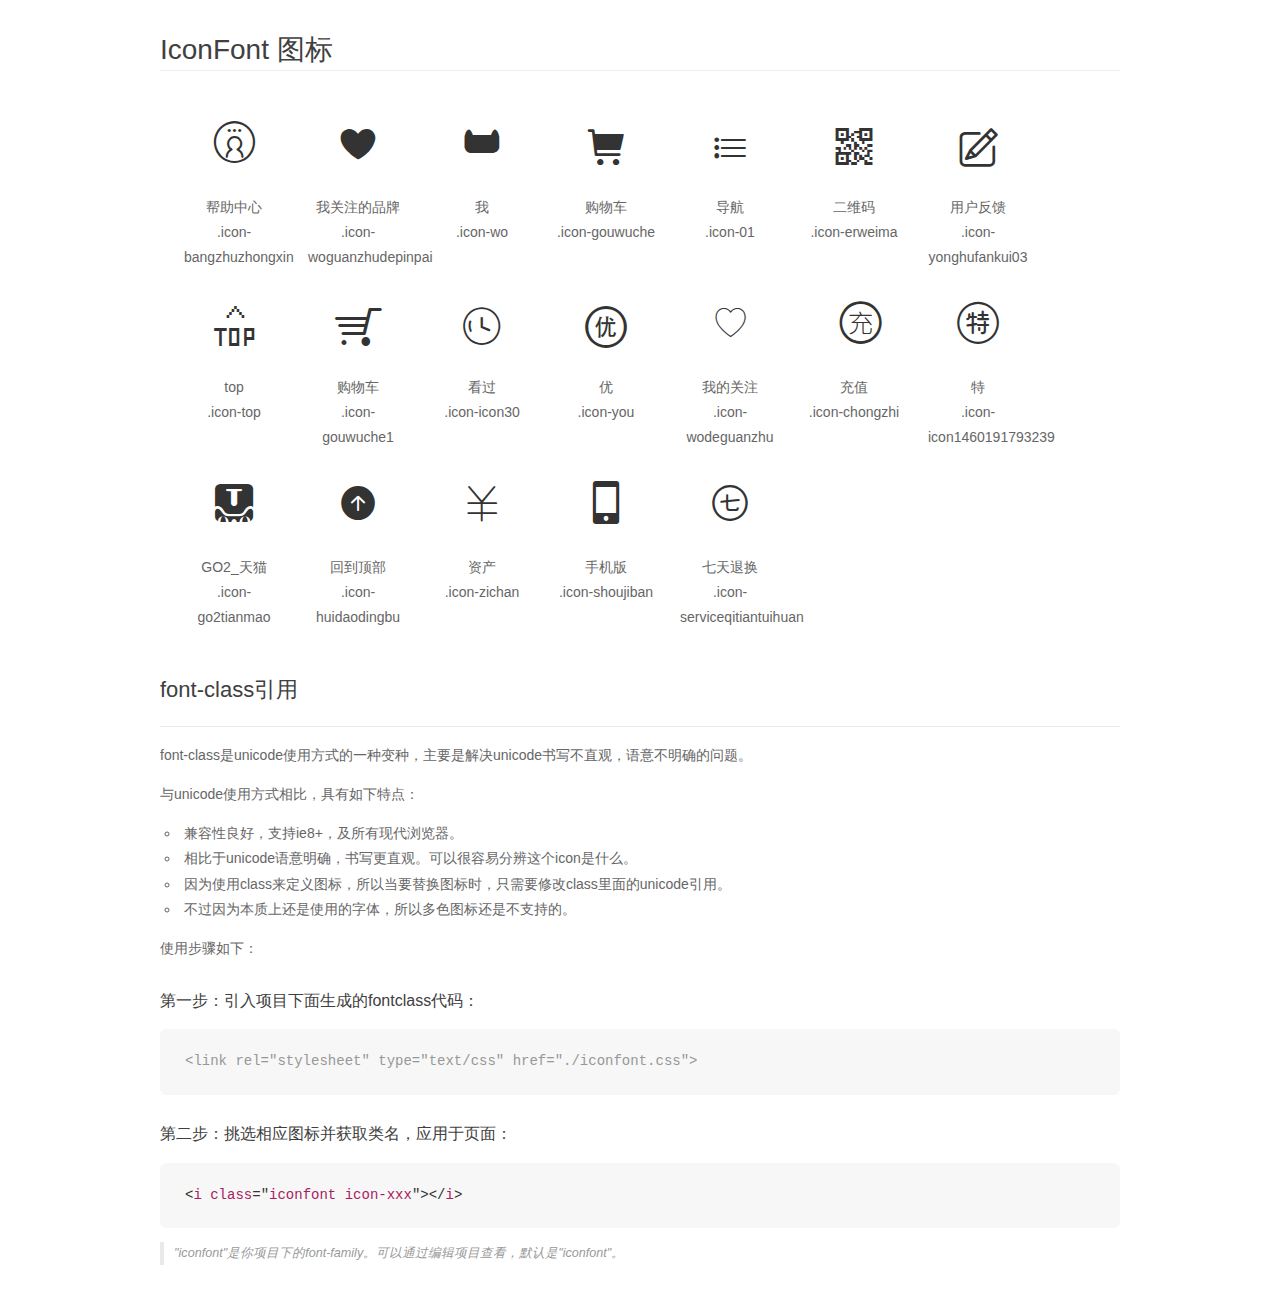
<file: fonts/font_3lavpni33y58kt9/demo_fontclass.html>
<!DOCTYPE html>
<html>
<head>
    <meta charset="utf-8"/>
    <title>IconFont</title>
    <link rel="stylesheet" href="demo.css">
    <link rel="stylesheet" href="iconfont.css">
</head>
<body>
    <div class="main markdown">
        <h1>IconFont 图标</h1>
        <ul class="icon_lists clear">
            
                <li>
                <i class="icon iconfont icon-bangzhuzhongxin"></i>
                    <div class="name">帮助中心</div>
                    <div class="fontclass">.icon-bangzhuzhongxin</div>
                </li>
            
                <li>
                <i class="icon iconfont icon-woguanzhudepinpai"></i>
                    <div class="name">我关注的品牌</div>
                    <div class="fontclass">.icon-woguanzhudepinpai</div>
                </li>
            
                <li>
                <i class="icon iconfont icon-wo"></i>
                    <div class="name">我</div>
                    <div class="fontclass">.icon-wo</div>
                </li>
            
                <li>
                <i class="icon iconfont icon-gouwuche"></i>
                    <div class="name">购物车</div>
                    <div class="fontclass">.icon-gouwuche</div>
                </li>
            
                <li>
                <i class="icon iconfont icon-01"></i>
                    <div class="name">导航</div>
                    <div class="fontclass">.icon-01</div>
                </li>
            
                <li>
                <i class="icon iconfont icon-erweima"></i>
                    <div class="name">二维码</div>
                    <div class="fontclass">.icon-erweima</div>
                </li>
            
                <li>
                <i class="icon iconfont icon-yonghufankui03"></i>
                    <div class="name">用户反馈</div>
                    <div class="fontclass">.icon-yonghufankui03</div>
                </li>
            
                <li>
                <i class="icon iconfont icon-top"></i>
                    <div class="name">top</div>
                    <div class="fontclass">.icon-top</div>
                </li>
            
                <li>
                <i class="icon iconfont icon-gouwuche1"></i>
                    <div class="name">购物车</div>
                    <div class="fontclass">.icon-gouwuche1</div>
                </li>
            
                <li>
                <i class="icon iconfont icon-icon30"></i>
                    <div class="name">看过</div>
                    <div class="fontclass">.icon-icon30</div>
                </li>
            
                <li>
                <i class="icon iconfont icon-you"></i>
                    <div class="name">优</div>
                    <div class="fontclass">.icon-you</div>
                </li>
            
                <li>
                <i class="icon iconfont icon-wodeguanzhu"></i>
                    <div class="name">我的关注</div>
                    <div class="fontclass">.icon-wodeguanzhu</div>
                </li>
            
                <li>
                <i class="icon iconfont icon-chongzhi"></i>
                    <div class="name">充值</div>
                    <div class="fontclass">.icon-chongzhi</div>
                </li>
            
                <li>
                <i class="icon iconfont icon-icon1460191793239"></i>
                    <div class="name">特</div>
                    <div class="fontclass">.icon-icon1460191793239</div>
                </li>
            
                <li>
                <i class="icon iconfont icon-go2tianmao"></i>
                    <div class="name">GO2_天猫</div>
                    <div class="fontclass">.icon-go2tianmao</div>
                </li>
            
                <li>
                <i class="icon iconfont icon-huidaodingbu"></i>
                    <div class="name">回到顶部</div>
                    <div class="fontclass">.icon-huidaodingbu</div>
                </li>
            
                <li>
                <i class="icon iconfont icon-zichan"></i>
                    <div class="name">资产</div>
                    <div class="fontclass">.icon-zichan</div>
                </li>
            
                <li>
                <i class="icon iconfont icon-shoujiban"></i>
                    <div class="name">手机版</div>
                    <div class="fontclass">.icon-shoujiban</div>
                </li>
            
                <li>
                <i class="icon iconfont icon-serviceqitiantuihuan"></i>
                    <div class="name">七天退换</div>
                    <div class="fontclass">.icon-serviceqitiantuihuan</div>
                </li>
            
        </ul>

        <h2 id="font-class-">font-class引用</h2>
        <hr>

        <p>font-class是unicode使用方式的一种变种，主要是解决unicode书写不直观，语意不明确的问题。</p>
        <p>与unicode使用方式相比，具有如下特点：</p>
        <ul>
        <li>兼容性良好，支持ie8+，及所有现代浏览器。</li>
        <li>相比于unicode语意明确，书写更直观。可以很容易分辨这个icon是什么。</li>
        <li>因为使用class来定义图标，所以当要替换图标时，只需要修改class里面的unicode引用。</li>
        <li>不过因为本质上还是使用的字体，所以多色图标还是不支持的。</li>
        </ul>
        <p>使用步骤如下：</p>
        <h3 id="-fontclass-">第一步：引入项目下面生成的fontclass代码：</h3>


        <pre><code class="lang-js hljs javascript"><span class="hljs-comment">&lt;link rel="stylesheet" type="text/css" href="./iconfont.css"&gt;</span></code></pre>
        <h3 id="-">第二步：挑选相应图标并获取类名，应用于页面：</h3>
        <pre><code class="lang-css hljs">&lt;<span class="hljs-selector-tag">i</span> <span class="hljs-selector-tag">class</span>="<span class="hljs-selector-tag">iconfont</span> <span class="hljs-selector-tag">icon-xxx</span>"&gt;&lt;/<span class="hljs-selector-tag">i</span>&gt;</code></pre>
        <blockquote>
        <p>"iconfont"是你项目下的font-family。可以通过编辑项目查看，默认是"iconfont"。</p>
        </blockquote>
    </div>
</body>
</html>
</file>
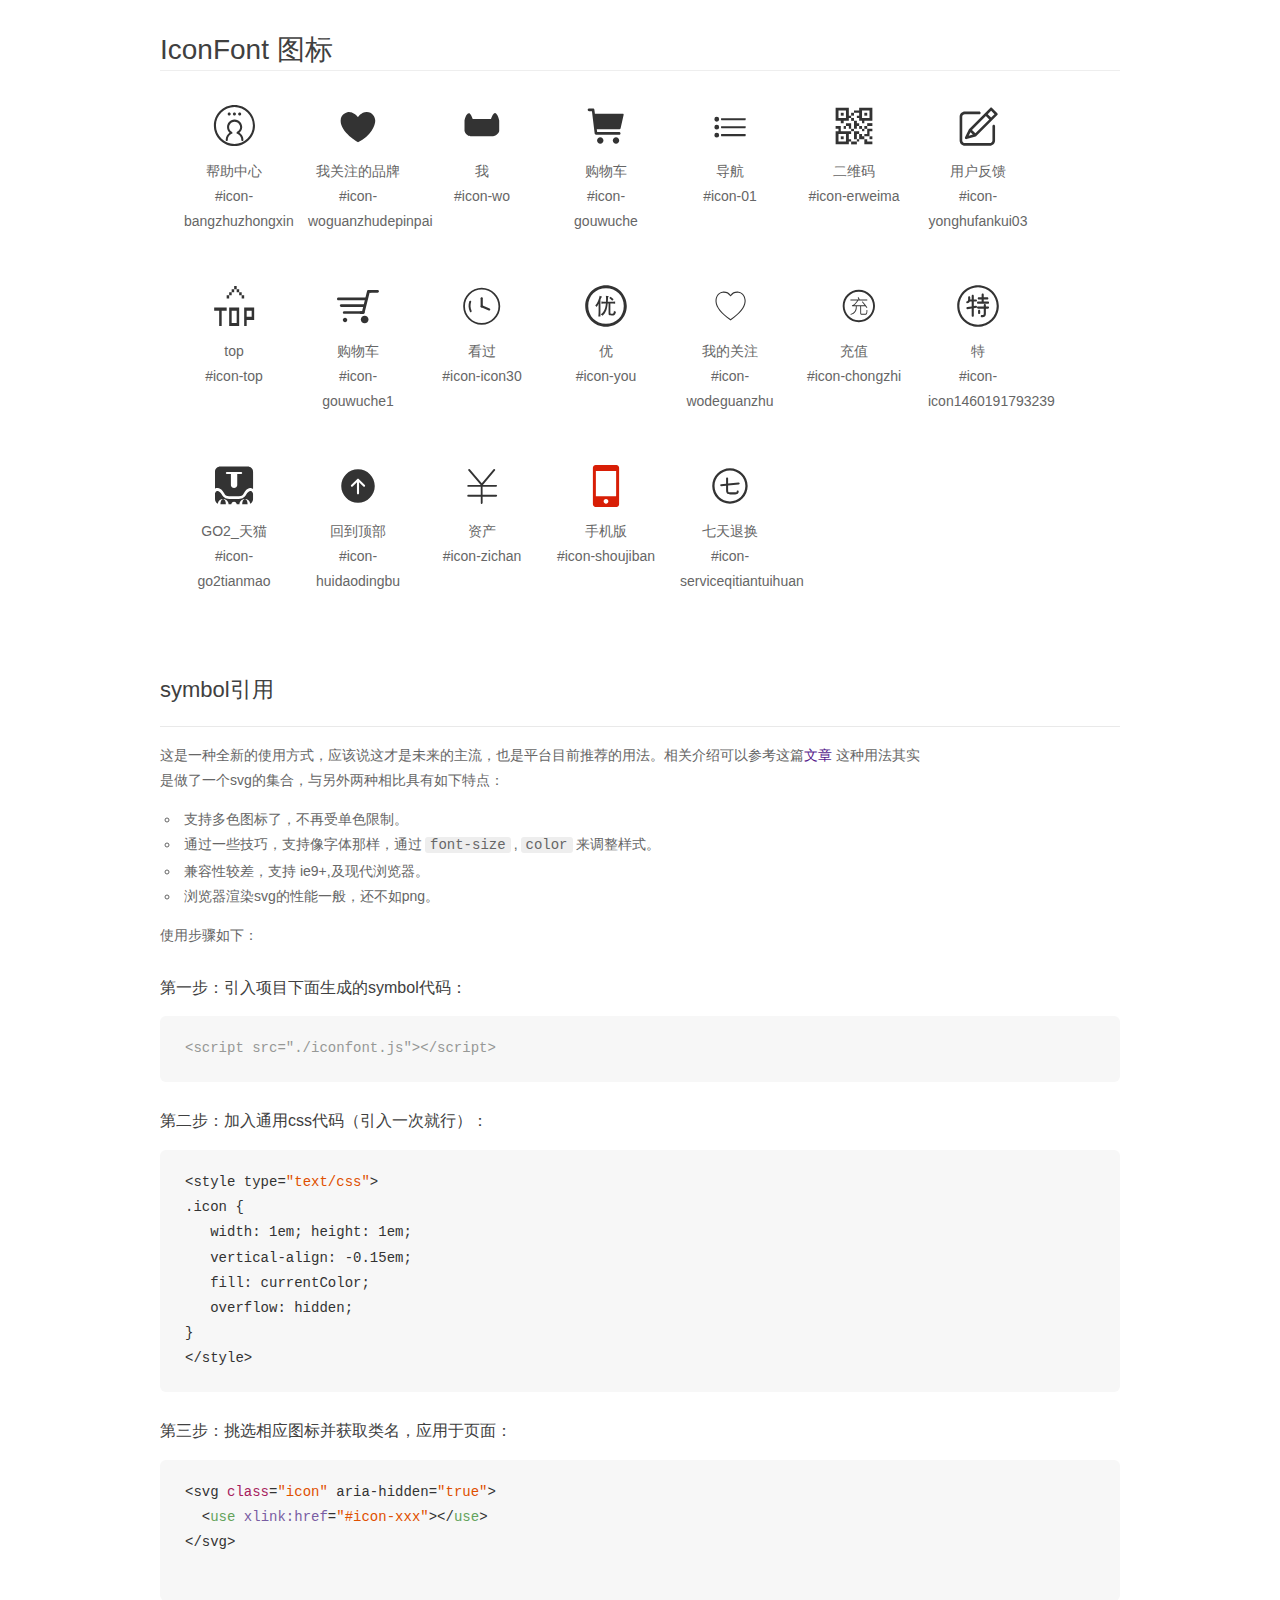
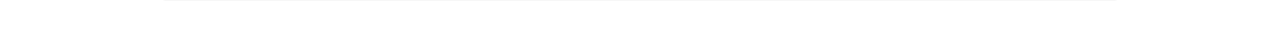
<file: fonts/font_3lavpni33y58kt9/demo_symbol.html>
<!DOCTYPE html>
<html>
<head>
    <meta charset="utf-8"/>
    <title>IconFont</title>
    <link rel="stylesheet" href="demo.css">
    <script src="iconfont.js"></script>

    <style type="text/css">
        .icon {
          /* 通过设置 font-size 来改变图标大小 */
          width: 1em; height: 1em;
          /* 图标和文字相邻时，垂直对齐 */
          vertical-align: -0.15em;
          /* 通过设置 color 来改变 SVG 的颜色/fill */
          fill: currentColor;
          /* path 和 stroke 溢出 viewBox 部分在 IE 下会显示
             normalize.css 中也包含这行 */
          overflow: hidden;
        }

    </style>
</head>
<body>
    <div class="main markdown">
        <h1>IconFont 图标</h1>
        <ul class="icon_lists clear">
            
                <li>
                    <svg class="icon" aria-hidden="true">
                        <use xlink:href="#icon-bangzhuzhongxin"></use>
                    </svg>
                    <div class="name">帮助中心</div>
                    <div class="fontclass">#icon-bangzhuzhongxin</div>
                </li>
            
                <li>
                    <svg class="icon" aria-hidden="true">
                        <use xlink:href="#icon-woguanzhudepinpai"></use>
                    </svg>
                    <div class="name">我关注的品牌</div>
                    <div class="fontclass">#icon-woguanzhudepinpai</div>
                </li>
            
                <li>
                    <svg class="icon" aria-hidden="true">
                        <use xlink:href="#icon-wo"></use>
                    </svg>
                    <div class="name">我</div>
                    <div class="fontclass">#icon-wo</div>
                </li>
            
                <li>
                    <svg class="icon" aria-hidden="true">
                        <use xlink:href="#icon-gouwuche"></use>
                    </svg>
                    <div class="name">购物车</div>
                    <div class="fontclass">#icon-gouwuche</div>
                </li>
            
                <li>
                    <svg class="icon" aria-hidden="true">
                        <use xlink:href="#icon-01"></use>
                    </svg>
                    <div class="name">导航</div>
                    <div class="fontclass">#icon-01</div>
                </li>
            
                <li>
                    <svg class="icon" aria-hidden="true">
                        <use xlink:href="#icon-erweima"></use>
                    </svg>
                    <div class="name">二维码</div>
                    <div class="fontclass">#icon-erweima</div>
                </li>
            
                <li>
                    <svg class="icon" aria-hidden="true">
                        <use xlink:href="#icon-yonghufankui03"></use>
                    </svg>
                    <div class="name">用户反馈</div>
                    <div class="fontclass">#icon-yonghufankui03</div>
                </li>
            
                <li>
                    <svg class="icon" aria-hidden="true">
                        <use xlink:href="#icon-top"></use>
                    </svg>
                    <div class="name">top</div>
                    <div class="fontclass">#icon-top</div>
                </li>
            
                <li>
                    <svg class="icon" aria-hidden="true">
                        <use xlink:href="#icon-gouwuche1"></use>
                    </svg>
                    <div class="name">购物车</div>
                    <div class="fontclass">#icon-gouwuche1</div>
                </li>
            
                <li>
                    <svg class="icon" aria-hidden="true">
                        <use xlink:href="#icon-icon30"></use>
                    </svg>
                    <div class="name">看过</div>
                    <div class="fontclass">#icon-icon30</div>
                </li>
            
                <li>
                    <svg class="icon" aria-hidden="true">
                        <use xlink:href="#icon-you"></use>
                    </svg>
                    <div class="name">优</div>
                    <div class="fontclass">#icon-you</div>
                </li>
            
                <li>
                    <svg class="icon" aria-hidden="true">
                        <use xlink:href="#icon-wodeguanzhu"></use>
                    </svg>
                    <div class="name">我的关注</div>
                    <div class="fontclass">#icon-wodeguanzhu</div>
                </li>
            
                <li>
                    <svg class="icon" aria-hidden="true">
                        <use xlink:href="#icon-chongzhi"></use>
                    </svg>
                    <div class="name">充值</div>
                    <div class="fontclass">#icon-chongzhi</div>
                </li>
            
                <li>
                    <svg class="icon" aria-hidden="true">
                        <use xlink:href="#icon-icon1460191793239"></use>
                    </svg>
                    <div class="name">特</div>
                    <div class="fontclass">#icon-icon1460191793239</div>
                </li>
            
                <li>
                    <svg class="icon" aria-hidden="true">
                        <use xlink:href="#icon-go2tianmao"></use>
                    </svg>
                    <div class="name">GO2_天猫</div>
                    <div class="fontclass">#icon-go2tianmao</div>
                </li>
            
                <li>
                    <svg class="icon" aria-hidden="true">
                        <use xlink:href="#icon-huidaodingbu"></use>
                    </svg>
                    <div class="name">回到顶部</div>
                    <div class="fontclass">#icon-huidaodingbu</div>
                </li>
            
                <li>
                    <svg class="icon" aria-hidden="true">
                        <use xlink:href="#icon-zichan"></use>
                    </svg>
                    <div class="name">资产</div>
                    <div class="fontclass">#icon-zichan</div>
                </li>
            
                <li>
                    <svg class="icon" aria-hidden="true">
                        <use xlink:href="#icon-shoujiban"></use>
                    </svg>
                    <div class="name">手机版</div>
                    <div class="fontclass">#icon-shoujiban</div>
                </li>
            
                <li>
                    <svg class="icon" aria-hidden="true">
                        <use xlink:href="#icon-serviceqitiantuihuan"></use>
                    </svg>
                    <div class="name">七天退换</div>
                    <div class="fontclass">#icon-serviceqitiantuihuan</div>
                </li>
            
        </ul>


        <h2 id="symbol-">symbol引用</h2>
        <hr>

        <p>这是一种全新的使用方式，应该说这才是未来的主流，也是平台目前推荐的用法。相关介绍可以参考这篇<a href="">文章</a>
        这种用法其实是做了一个svg的集合，与另外两种相比具有如下特点：</p>
        <ul>
          <li>支持多色图标了，不再受单色限制。</li>
          <li>通过一些技巧，支持像字体那样，通过<code>font-size</code>,<code>color</code>来调整样式。</li>
          <li>兼容性较差，支持 ie9+,及现代浏览器。</li>
          <li>浏览器渲染svg的性能一般，还不如png。</li>
        </ul>
        <p>使用步骤如下：</p>
        <h3 id="-symbol-">第一步：引入项目下面生成的symbol代码：</h3>
        <pre><code class="lang-js hljs javascript"><span class="hljs-comment">&lt;script src="./iconfont.js"&gt;&lt;/script&gt;</span></code></pre>
        <h3 id="-css-">第二步：加入通用css代码（引入一次就行）：</h3>
        <pre><code class="lang-js hljs javascript">&lt;style type=<span class="hljs-string">"text/css"</span>&gt;
.icon {
   width: <span class="hljs-number">1</span>em; height: <span class="hljs-number">1</span>em;
   vertical-align: <span class="hljs-number">-0.15</span>em;
   fill: currentColor;
   overflow: hidden;
}
&lt;<span class="hljs-regexp">/style&gt;</span></code></pre>
        <h3 id="-">第三步：挑选相应图标并获取类名，应用于页面：</h3>
        <pre><code class="lang-js hljs javascript">&lt;svg <span class="hljs-class"><span class="hljs-keyword">class</span></span>=<span class="hljs-string">"icon"</span> aria-hidden=<span class="hljs-string">"true"</span>&gt;<span class="xml"><span class="hljs-tag">
  &lt;<span class="hljs-name">use</span> <span class="hljs-attr">xlink:href</span>=<span class="hljs-string">"#icon-xxx"</span>&gt;</span><span class="hljs-tag">&lt;/<span class="hljs-name">use</span>&gt;</span>
</span>&lt;<span class="hljs-regexp">/svg&gt;
        </span></code></pre>
    </div>
</body>
</html>
</file>
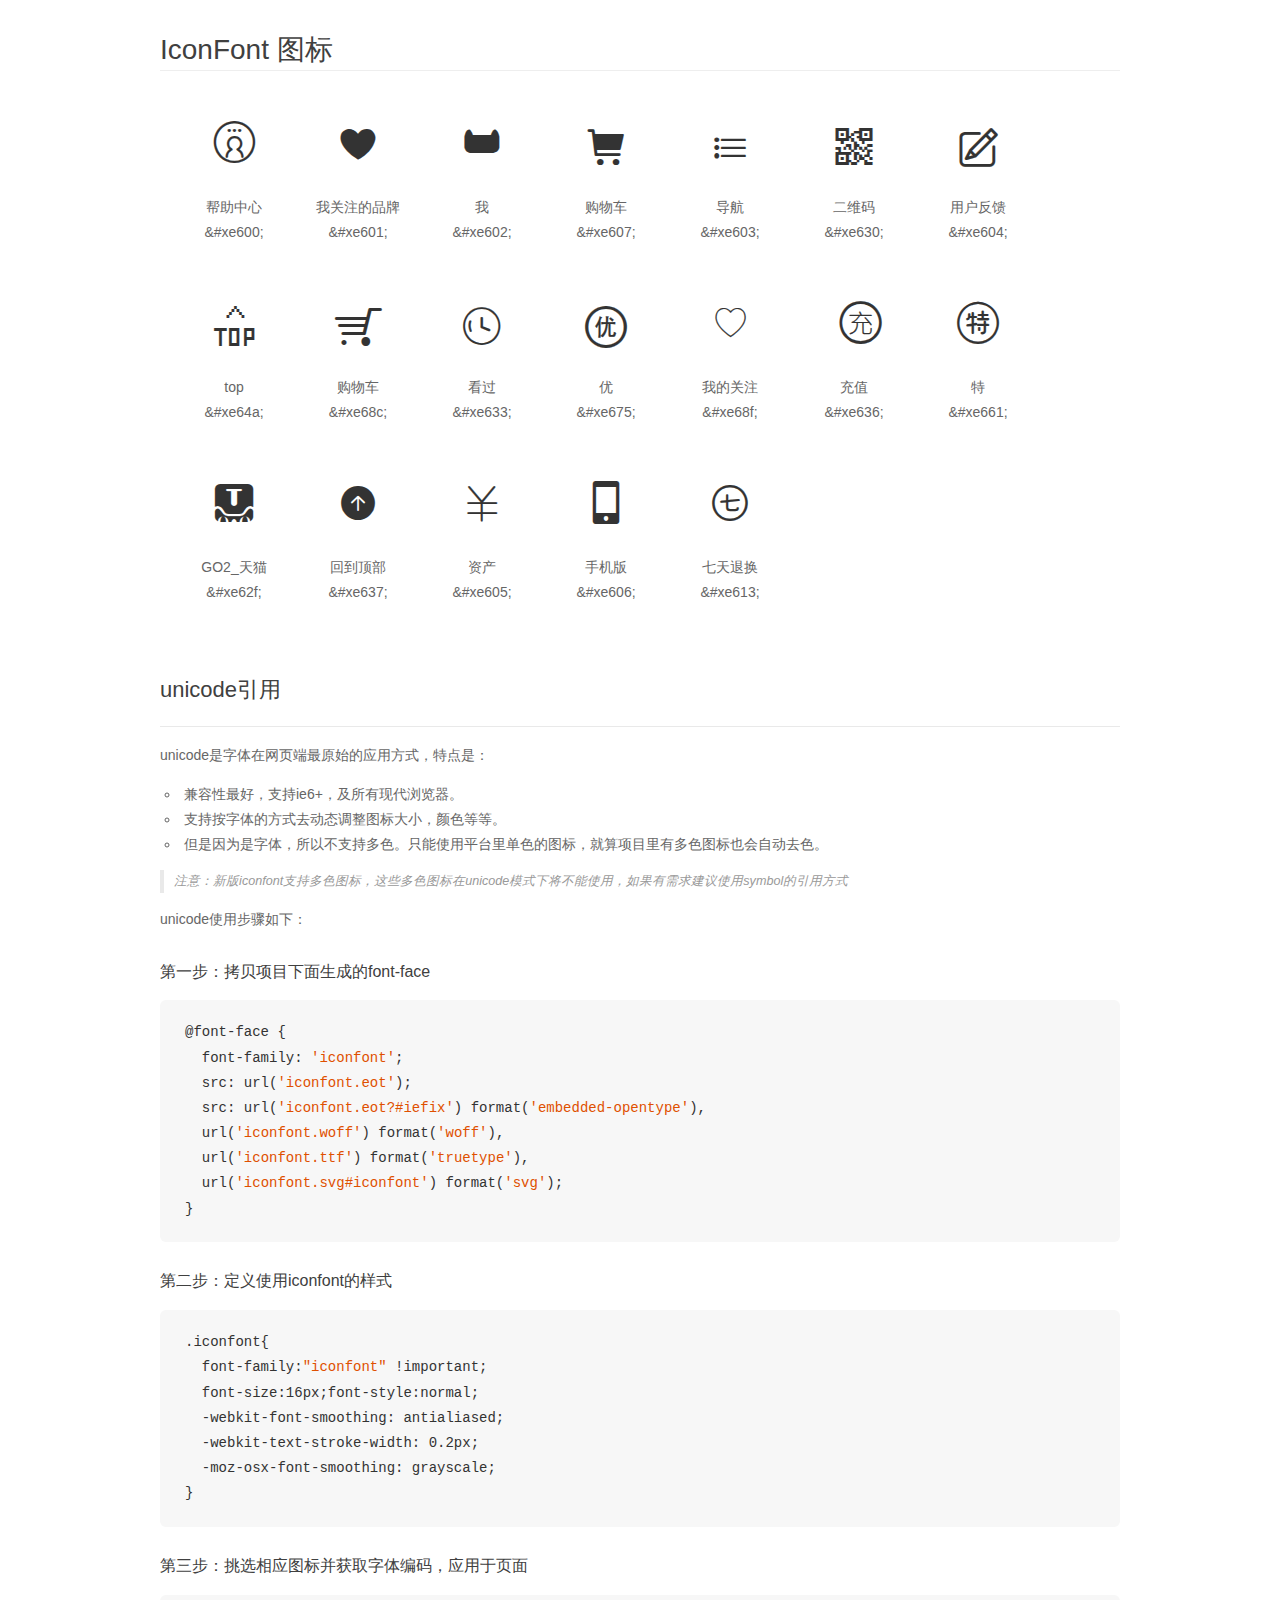
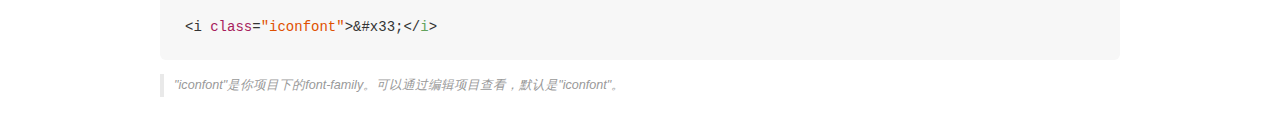
<file: fonts/font_3lavpni33y58kt9/demo_unicode.html>
<!DOCTYPE html>
<html>
<head>
    <meta charset="utf-8"/>
    <title>IconFont</title>
    <link rel="stylesheet" href="demo.css">

    <style type="text/css">

        @font-face {font-family: "iconfont";
          src: url('iconfont.eot'); /* IE9*/
          src: url('iconfont.eot#iefix') format('embedded-opentype'), /* IE6-IE8 */
          url('iconfont.woff') format('woff'), /* chrome, firefox */
          url('iconfont.ttf') format('truetype'), /* chrome, firefox, opera, Safari, Android, iOS 4.2+*/
          url('iconfont.svg#iconfont') format('svg'); /* iOS 4.1- */
        }

        .iconfont {
          font-family:"iconfont" !important;
          font-size:16px;
          font-style:normal;
          -webkit-font-smoothing: antialiased;
          -webkit-text-stroke-width: 0.2px;
          -moz-osx-font-smoothing: grayscale;
        }

    </style>
</head>
<body>
    <div class="main markdown">
        <h1>IconFont 图标</h1>
        <ul class="icon_lists clear">
            
                <li>
                <i class="icon iconfont">&#xe600;</i>
                    <div class="name">帮助中心</div>
                    <div class="code">&amp;#xe600;</div>
                </li>
            
                <li>
                <i class="icon iconfont">&#xe601;</i>
                    <div class="name">我关注的品牌</div>
                    <div class="code">&amp;#xe601;</div>
                </li>
            
                <li>
                <i class="icon iconfont">&#xe602;</i>
                    <div class="name">我</div>
                    <div class="code">&amp;#xe602;</div>
                </li>
            
                <li>
                <i class="icon iconfont">&#xe607;</i>
                    <div class="name">购物车</div>
                    <div class="code">&amp;#xe607;</div>
                </li>
            
                <li>
                <i class="icon iconfont">&#xe603;</i>
                    <div class="name">导航</div>
                    <div class="code">&amp;#xe603;</div>
                </li>
            
                <li>
                <i class="icon iconfont">&#xe630;</i>
                    <div class="name">二维码</div>
                    <div class="code">&amp;#xe630;</div>
                </li>
            
                <li>
                <i class="icon iconfont">&#xe604;</i>
                    <div class="name">用户反馈</div>
                    <div class="code">&amp;#xe604;</div>
                </li>
            
                <li>
                <i class="icon iconfont">&#xe64a;</i>
                    <div class="name">top</div>
                    <div class="code">&amp;#xe64a;</div>
                </li>
            
                <li>
                <i class="icon iconfont">&#xe68c;</i>
                    <div class="name">购物车</div>
                    <div class="code">&amp;#xe68c;</div>
                </li>
            
                <li>
                <i class="icon iconfont">&#xe633;</i>
                    <div class="name">看过</div>
                    <div class="code">&amp;#xe633;</div>
                </li>
            
                <li>
                <i class="icon iconfont">&#xe675;</i>
                    <div class="name">优</div>
                    <div class="code">&amp;#xe675;</div>
                </li>
            
                <li>
                <i class="icon iconfont">&#xe68f;</i>
                    <div class="name">我的关注</div>
                    <div class="code">&amp;#xe68f;</div>
                </li>
            
                <li>
                <i class="icon iconfont">&#xe636;</i>
                    <div class="name">充值</div>
                    <div class="code">&amp;#xe636;</div>
                </li>
            
                <li>
                <i class="icon iconfont">&#xe661;</i>
                    <div class="name">特</div>
                    <div class="code">&amp;#xe661;</div>
                </li>
            
                <li>
                <i class="icon iconfont">&#xe62f;</i>
                    <div class="name">GO2_天猫</div>
                    <div class="code">&amp;#xe62f;</div>
                </li>
            
                <li>
                <i class="icon iconfont">&#xe637;</i>
                    <div class="name">回到顶部</div>
                    <div class="code">&amp;#xe637;</div>
                </li>
            
                <li>
                <i class="icon iconfont">&#xe605;</i>
                    <div class="name">资产</div>
                    <div class="code">&amp;#xe605;</div>
                </li>
            
                <li>
                <i class="icon iconfont">&#xe606;</i>
                    <div class="name">手机版</div>
                    <div class="code">&amp;#xe606;</div>
                </li>
            
                <li>
                <i class="icon iconfont">&#xe613;</i>
                    <div class="name">七天退换</div>
                    <div class="code">&amp;#xe613;</div>
                </li>
            
        </ul>
        <h2 id="unicode-">unicode引用</h2>
        <hr>

        <p>unicode是字体在网页端最原始的应用方式，特点是：</p>
        <ul>
        <li>兼容性最好，支持ie6+，及所有现代浏览器。</li>
        <li>支持按字体的方式去动态调整图标大小，颜色等等。</li>
        <li>但是因为是字体，所以不支持多色。只能使用平台里单色的图标，就算项目里有多色图标也会自动去色。</li>
        </ul>
        <blockquote>
        <p>注意：新版iconfont支持多色图标，这些多色图标在unicode模式下将不能使用，如果有需求建议使用symbol的引用方式</p>
        </blockquote>
        <p>unicode使用步骤如下：</p>
        <h3 id="-font-face">第一步：拷贝项目下面生成的font-face</h3>
        <pre><code class="lang-js hljs javascript">@font-face {
  font-family: <span class="hljs-string">'iconfont'</span>;
  src: url(<span class="hljs-string">'iconfont.eot'</span>);
  src: url(<span class="hljs-string">'iconfont.eot?#iefix'</span>) format(<span class="hljs-string">'embedded-opentype'</span>),
  url(<span class="hljs-string">'iconfont.woff'</span>) format(<span class="hljs-string">'woff'</span>),
  url(<span class="hljs-string">'iconfont.ttf'</span>) format(<span class="hljs-string">'truetype'</span>),
  url(<span class="hljs-string">'iconfont.svg#iconfont'</span>) format(<span class="hljs-string">'svg'</span>);
}
</code></pre>
        <h3 id="-iconfont-">第二步：定义使用iconfont的样式</h3>
        <pre><code class="lang-js hljs javascript">.iconfont{
  font-family:<span class="hljs-string">"iconfont"</span> !important;
  font-size:<span class="hljs-number">16</span>px;font-style:normal;
  -webkit-font-smoothing: antialiased;
  -webkit-text-stroke-width: <span class="hljs-number">0.2</span>px;
  -moz-osx-font-smoothing: grayscale;
}
</code></pre>
        <h3 id="-">第三步：挑选相应图标并获取字体编码，应用于页面</h3>
        <pre><code class="lang-js hljs javascript">&lt;i <span class="hljs-class"><span class="hljs-keyword">class</span></span>=<span class="hljs-string">"iconfont"</span>&gt;&amp;#x33;<span class="xml"><span class="hljs-tag">&lt;/<span class="hljs-name">i</span>&gt;</span></span></code></pre>

        <blockquote>
        <p>"iconfont"是你项目下的font-family。可以通过编辑项目查看，默认是"iconfont"。</p>
        </blockquote>
    </div>


</body>
</html>
</file>
<file: css/index.css>
.icon {
          /* 通过设置 font-size 来改变图标大小 */
          width: 1.1em; height: 1.1em;
          /* 图标和文字相邻时，垂直对齐 */
          vertical-align: -0.15em;
          /* 通过设置 color 来改变 SVG 的颜色/fill */
          fill: #c40000;
          
          /* path 和 stroke 溢出 viewBox 部分在 IE 下会显示
             normalize.css 中也包含这行 */
          overflow: hidden;
          /*color: red;*/
        }
/*导航*/
body{
	background-color:  #F5F5F5;
}

.header_nav {
	background-color: rgb(242, 242, 242);
	width: 100%;
	height: 32px;
	
	font-size: 12px;
	color: #999;

	fornt-family: "微软雅黑";
	border-bottom: 1px solid rgb(229, 229, 229);

}

/*上左部分导航*/
.header_person {
	width: 43%;
	margin-left: 4.8%;
	display: inline-block;
	margin-top: 4px;
}
.header_person span{
	 margin-right: 1.4%;
}
.header_person span:hover,.header_person b:hover{
color: #c40000;
cursor: pointer;

}
.header_person b{
	color: #666;
font-weight: 700;
font-family: Tahoma;
line-height: 25px;
}


.t3{
	background-attachment: fixed;
	background:url(../images/css.png)  no-repeat;
	background-position:-157px -23px;
	
	width: 14px;
height: 14px;
display: inline-block;
position: relative;
right: 9px;
top: 2px;
/*background-color: red;*/

}
 /*上右部分导航*/
 .header_user {
 	position: relative;
    left: 42%;
    top: -30px;
	
	
	cursor: pointer;
	/*background-color: red;*/
	line-height: 35px;
}
#my_taobao	
     {
     	display: inline-block;
	width: 6%;
	height: 35px;
	padding-left: 0px;
}
#my_taobao span{
	padding-left: 12px;
}
.mytaobao_detail{
	padding-top: 10px;
	height: 50px;
	width: 100px;
	text-align: center;
	position: absolute;
	line-height: 20px;
	top: 35px;
	z-index: 3000;
	color: #999;
	background-color: #fff;
	border: 1px solid rgb(242, 242, 242);
	border-top: 0;
	display: none;

}
.mytaobao_detail li:hover{
	color: rgb(196, 0, 0); 
	text-decoration:underline;
	
}
 
.header_user span:hover {
	color: rgb(196, 0, 0);
}
.header_user span {
	margin-right: 1.6%;
}	
#user_support:hover {
	text-decoration: underline;
	background-color: #ffffff;
}

#my_taobao:hover {
	text-decoration: underline;
	background-color: #ffffff;
}

#user_favorite:hover {
	text-decoration: underline;
	background-color: #ffffff;
}
#user_nav{
	height: 100%;
	width: 65px;
	display: inline-block;
	text-align: center;

}
#user_nav:hover {
	

	text-decoration: underline;
	background-color: #fff;
}


/*icon*/

#header_icon .focus{
	position: absolute;
	left: 660px;
	list-style:none;
	top: 10px;


}
/*#header_icon .focus svg{
	fill:green;
}*/
#header_icon .cart{
	position: absolute;
	left: 757px;
	list-style:none;
	top: 8px;

}
#header_icon .mphone{
	position: absolute;
	left: 933px;
	list-style:none;
	top: 10px;

}
#header_icon .guide{
	position: absolute;
	left: 1200px;
	list-style:none;
	top: 8px;

}


/*右边栏*/
.right_bar {
	
	position: fixed;
	/*height: 150%;*/
	right: 0px;
	margin-top: -325px;
	width: 35px;

	
	display: none;
	background: #000000;
	z-index: 3;

}
.right_bar li{
	cursor: pointer;
}

.user_pic {
	width: 25px;
	height: 25px;
	border-radius: 25px;
	z-index: 1000;
	margin-top:350px;
	border: 1px solid black;
	overflow:hidden;
	margin-left:5px;
}
.right_cart{
	top: 20px;
	position: relative;
	left: 5px;
	display: inline-block;
	width: 25px;
	height: 135px;
	border-bottom: 1px solid #444444;
	border-top: 1px solid #444444 ;
}

.right_cart img{
	position: relative;
	left: -3px;
	top: 10px;
}
.cart_word{
	display: block;
	width: 15px;
	position: relative;
	line-height: 20px;
	font-weight: 400;
	color: #fff;
	font-family: "Microsoft Yahei";
	font-size: 13px;
	top: -75px;
	left: 10px;
}
span.cart_num{
	background: url(../images/css.png) no-repeat;
	background-position:-109px -23px;
	width: 14px;
height: 14px;
display: block;
position: relative;
/*background-color: red;*/
border-radius: 14px;
font-size: 10px;
color: #fff;
text-align: center;
top: -65px;
left: 9px;
}
.pay_pic img{
	position: relative;
	top: -45px;
}
.heart_pic img{
	position: relative;
	top: -45px;
}
.star_pic img{
	position: relative;
	top: -45px;
}
.looked_pic img{
	position: relative;
	top: -45px;
}
.charge_pic img{
	position: relative;
	top: -45px;
}
.top_pic img{
	position: relative;
	top: -5px;
}
.weima{
		display: none;
}
.detail2{

	background-color: #494949;
	position: fixed;
	display: none;
	z-index: 10;
	width: 90px;
	height: 35px;
	text-align: center;
	line-height: 35px;
	color: #FFFFFF;
	margin-left: 1215px;
	margin-top: 87px;
	cursor: pointer;	
}
.detail2.d9{
	top: 486px;
}
.detail2.d7{
	top: 420px;
}
.detail2.d6{
	top: 340px;
}
.detail2.d5{
	top: 305px;
}
.detail2.d4{
	top: 270px;
}
.detail2.d3{
	top: 229px;
}
.detail2.d2{
	top: 195px;
}
.detail2.d1{
	top: 0px;
}
.right_bar2 .weima{
position: fixed;
top: 20px;
z-index: 1002;
left: 1155px;
top: 380px;
}
.weima .span1{
	height: 20px;
	color: #F54239;
	font-size: 36px;
position: relative;
z-index: 11999;
left: 138px;
top: 160px;

}
.right_bar2 .weima .img1
{
	width: 150px;
	height: 210px;
	position: fixed;
	/*right: 23px;*/
}
.right_bar2 .weima .img2
{
	position: fixed;
	top: 420px;
	left: 1163px;
}
.right_bar2 .span{
	height: 20px;
	color: #494949;
	font-size: 36px;
	margin-top: -37px;
	margin-left: 78px;
}
/*.right_bar*/
/*搜索框*/
.header_search img{


	margin: 1px auto;
display: block;
width: 240px;
height: 130px;
position: absolute;

top: 34px;
left: 20px;

}
/*.header_search_bar{
	position: absolute;

}*/
.header_search_part input{
		text-indent: 10px; 
		background-color: #FFFFFF;
		position: absolute;
		
		
		height: 33px;
		width: 520px;
		border: 2px solid #C40000;
		/*margin-top: -120px;*/
		margin-left: 360px;
		font-size: 16px;
		line-height: 30px;
		z-index: 1000;

}
#search_btn {
	position: absolute;
	width: 130px;
	color: #FFFFFF;
	font-family: "微软雅黑";
	font-weight: 700;
	font-size:18px;
	height: 37px;
	background-color: #C40000;
	border: none;
	margin-left: 863px;
	/*margin-top: -120px;*/
	cursor: pointer;
	text-align: center;
}
.search_menu {

	position: absolute;
	float: left;
	margin-left: 360px;
	margin-top: 50px;
	font-family: tahoma,arial,"宋体";
	font-size: 14px;
	color: #999999;
	/*top: 3px;*/

}
.search_menu_ul li {
	float: left;
	list-style: none;
	cursor: pointer;
}


.search_bar{
	position: fixed;
	height: 60px;
	width: 100%;
	/*float: top;*/
/*	display: inline-block;*/
	/*background-color: ;*/
	bottom: 604px;
	z-index: 1000;
	/*opacity: 0.98;*/
	background-color: rgba(223,50,50,0.95);
	
	border-bottom: 1px solid #DF3232;
	display: none;
}
.search_bar svg{
	fill: #fff;
	width: 65px;
	height: 65px;
	padding-left: 45px;
	padding-top: 5px;
}
.search_bar .svg2{
	/*padding-top: 15px;*/
	position: relative;
	left: -43px;
	top: 6px;
}
.search_bar .search_part{
	position: relative;
	bottom: 50px;
	left: 290px;
}
.search_bar input{
	width: 650px;
	height: 25px;

}
.search_bar button{
	height: 30px;
	position: relative;
	left: -5px;
	background-color: rgb(196,0,0);
	border: 0;
	width: 90px;
	text-align: center;
	font-size: 16px;
	color: #fff;
	font-family: "微软雅黑",arial,"宋体";
	top: 2px;
}
/*商品分类*/
.goods_class{
	color: #FFFFFF;

	font-family: "微软雅黑";
	position: absolute;
	margin-left: 3.4%;
	line-height: 36px;
	width: 200px;
	height: 36px;
	background-color: #C60A0A;
 top:165px;
	z-index: 100;
}
.goods_class svg{
	fill: #FFFFFF;
	margin-left: 15px;
	/*z-index: 100;*/

}
.goods_class li{
	position: relative;
	top: -37px;
	left: 43px;
	
}
.menu_line{
	position: absolute;
	display: inline-block;
	height: 36px;
	width: 100%;
	background-color: #DD2727;
	/*z-index: -1;*/
	top: 165px;
}
.cat svg{
	fill: #DD2727;
	width: 42px; height: 42px;
z-index: -1;
}

.cat .cat_1{
	position: absolute;
	left: 292px;
	top: 146px;
		display: none;

}
.cat .cat_2{
	position: absolute;
	left: 412px;
	top: 146px;
display: none;
}
.cat .cat_3{
	position: absolute;
	left:512px;
	top: 146px;
display: none;
}
.cat .cat_4{
	position: absolute;
	left: 602px;
	top: 146px;
display: none;
}
.cat .cat_5{
	position: absolute;
	left: 692px;
	top: 146px;
display: none;
}
.cat .cat_6{
	position: absolute;
	left: 782px;
	top: 146px;
display: none;
}
.cat .cat_7{
	position: absolute;
	left: 872px;
	top: 146px;
display: none;
}
.cat .cat_8{
	position: absolute;
	left: 962px;
	top: 146px;
display: none;
}
.cat .cat_9{
	position: absolute;
	left: 1052px;
	top: 146px;
display: none;
}
.cat .cat_10{
	position: absolute;
	left: 1142px;
	top: 146px;
display: none;
}
.cat .cat_11{
	position: absolute;
	left: 1232px;
	top: 146px;
display: none;
}
.menu_line .cat_1{
	
	/*margin-left: 270px;*/
cursor: pointer;

position: absolute;
	top: 0px;
	left: 270px;
}
.menu_line .cat_2{
	
	position: absolute;
	top: 0px;
	left: 390px;
	cursor: pointer;


}
.menu_line .cat_3{
	height: 36px;
cursor: pointer;
width: 94px;
padding: 0 15px;
font-weight: 500;
font-size: 16px;
display: block-inline;
color: #fff;
word-spacing: normal;
position: relative;
left:487px;
bottom: -10px;
}
.menu_line .cat_4{
	height: 36px;
cursor: pointer;
width: 94px;
padding: 0 15px;
font-weight: 500;
font-size: 16px;
display: block-inline;
color: #fff;
word-spacing: normal;
position: relative;
left:584px;
bottom: 25px;
}
.menu_line .cat_5{
	height: 36px;
cursor: pointer;
width: 94px;
padding: 0 15px;
font-weight: 500;
font-size: 16px;
display: block-inline;
color: #fff;
word-spacing: normal;
position: relative;
left:675px;
bottom: 60px;
}
.menu_line .cat_6{
	height: 36px;
cursor: pointer;
width: 94px;
padding: 0 15px;
font-weight: 500;
font-size: 16px;
display: block-inline;
color: #fff;
word-spacing: normal;
position: relative;
left:763px;
bottom: 97px;
}
.menu_line .cat_7{
	height: 36px;
cursor: pointer;
width: 94px;
padding: 0 15px;
font-weight: 500;
font-size: 16px;
display: block-inline;
 color: #fff;
word-spacing: normal;
position: relative;
left:857px;
bottom: 132px;
}
.menu_line .cat_8{
	height: 36px;
cursor: pointer;
width: 94px;
padding: 0 15px;
font-weight: 500;
font-size: 16px;
display: block-inline;
color: #fff;
word-spacing: normal;
position: relative;
left:944px;
bottom: 168px;
}
.menu_line .cat_9{
	height: 36px;
cursor: pointer;
width: 94px;
padding: 0 15px;
font-weight: 500;
font-size: 16px;
display: block-inline;
color: #fff;
word-spacing: normal;
position: relative;
left:1034px;
bottom: 205px;
}
.menu_line .cat_10{
	height: 36px;
cursor: pointer;
width: 94px;
padding: 0 15px;
font-weight: 500;
font-size: 16px;
display: block-inline;
color: #fff;
word-spacing: normal;
position: relative;
left:1117px;
bottom: 242px;
}
.menu_line .cat_11{
	height: 36px;
cursor: pointer;
width: 94px;
padding: 0 15px;
font-weight: 500;
font-size: 16px;
display: block-inline;
color: #fff;
word-spacing: normal;
position: relative;
left:1210px;
bottom: 279px;
}




/*左端导航*/
.left_bar{
/*	float: left;*/
	z-index: 100;
	position: fixed;
	top: 230px;
	font-size: 12px;
	text-align: center;
	width: 36px;
	display: none;

	
}
.left_ul{
	background-color: #626262;
	
	border-left: 2px solid #FFFFFF;
	text-align: center;
	
	/*padding-left: 2px;*/

}

.left_ul li{
	width: 34px;
	height: 30px;
	 
	 border-bottom: 0.5px solid #FFFFFF;
	
	color: #FFFFFF;
	padding-top: 6px;
	cursor: pointer;

}
.left_ul li:first-child{
	line-height: 20px;
	background-color: #DD2727;
}
.left_ul svg{
	fill: #fff;
}
.left_ul li:last-child{
	background-color: #ABABAB;
}





/*左上栏导航*/
.menu_list svg{
	fill:  currentColor;
	padding-right: 10px;
}
.menu_list {
	margin-left: 3.4%;
	width: 200px;
	background-color: #EEEEEE;
	margin-top: 168px;
	height: 500px;
	position: relative;
	z-index: 100;
}
.menu_list ul li {
	height: 30px;
	text-align: left;
	font-family: "微软雅黑";
	padding-left: 10%;
	font-size: 14px;
	line-height: 30px;
	color: #000000;
	list-style: none;
	cursor: pointer;
	background-color: #EEEEEE;

}
/*.menu_list ul li:nth-child(1) {
	padding-top: 4px;
}*/

.menu_list #menu_list li a {
	text-decoration: none;
	color: #000000;

}

/*.menu_list #menu_list li:hover {
	background-color: #FFFFFF;
}*/
/*.menu_list #menu_list li a:hover{
background-color: red;
}*/


/*左二级菜单*/
.menu_list_second{
	z-index: 3;
	display: none;
	position: absolute;
	width: 858px;
	height: 500px;
	filter: alpha(opacity=95);
	opacity: 0.95;
	background-color:#EEEEEE;
	margin-top: -37.1%;
	margin-left: 18.2%;
}
.menu_list_1{
	width: 560px;
	height: 500px;
	padding: 15px 30px 20px 30px;
	background-color: #FFFFFF
}
.menu_list_11{
	padding-bottom: 20px;
	width: 100%;
	border-bottom: 2px dashed #E6E6E6;
	font-size: 14px;
	line-height: 20px;
}
.menu_list_111{
	width: 70px;
	color: #333;
	position: relative;
	font-size: 14px;
	font-weight: 700;
	line-height: 22px;
	height: 22px;
	float: left;
	font-family: "微软雅黑";

}
.menu_list_112{
	margin-left: 80px;
	position: relative;
	top: 2px;
	word-spacing: 10px;
}
.menu_list_112 .pink{
	color: #E98FBD;
}
.menu_list_11:first-child{
	padding-bottom: 20px;
	/*background-color: red;*/
}


/*二级菜单图片*/
.menu_list2{
	/*display: none;*/
	
	position: relative;
width: 180px;
height: 450px;
left: 630px;
bottom: 533px;
background-color: #fff;
padding: 25px;

}
.menu_list_2 img{
	width: 73px;
	height: 36.5px;
	padding: 5px;
}
.menu_list_21 img{
	width: 145px
}
/*轮播*/
.banner {
/*z-index: -1;*/
	margin-top: -500px;
	width: 1366px;
	height: 500px;
	overflow: hidden;
	position: absolute;
	cursor: pointer;
}
/*.banner .img li:first-child{
	position: absolute;
	height: 500px;
	width: 1366px;
	background-image: url(images/banner1.jpg);
	background-color: #fff;
	background-repeat: repeat-x;
}*/
.banner .img {
	/*z-index: 1;*/
	width: 30000px;
	position: absolute;
	left: 0px;
	top: -30px;
	height: 500px;
}

.banner .img li {
	float: left;
	list-style: none;
}

.banner .img li img {
	width: 1366px;
}

.banner_mask {
	z-index: 1;
	width: 927px;
	height: 497px;
	position: absolute;
	cursor: pointer;
	margin-left: 246px;
	margin-top: -483px;
}

.banner_btn .num {
	cursor: pointer;
	z-index: 10;
	position: absolute;
	width: 100%;
	bottom: -40px;
	left: 0;
	text-align: center;
	font-size: 0px;

}

.banner_btn .num li {
	z-index: 20;
	border: 2px solid #A2A2A2;
	opacity: 0.5;
	filter: alpha(opacity=50);
	-moz-opacity: 0.5;
	width: 18px;
	height: 18px;
	background: #A2A2A2;
	border-radius: 50%;
	display: inline-block;
	margin: 10px 10px;
	cursor: pointer;
}

.banner_btn .num li.on {
	background: #FFFFFF;
}
.lunbo_up_img{
	position: absolute;
    margin-top: 290px;
    margin-left:942px;
    
}
.lunbo_up_img div{
	background-color: #FFFFFF;
	opacity: 0.9;
	    width: 220px;
    height: 235px;margin-bottom: 10px;
    cursor: pointer;
   
}
.lunbo_up_img div:hover{
	opacity: 1;
	background-color: #FF1493;
    transition: all 0.4s ease-in;	
	
	}
.lunbo_up_img div img{
	width: 220px;
    height: 235px;
}


/*欢迎栏*/
.greet{


	position: relative ;
/*	display: inline-block;*/
	height: 450px;
	width: 95px;
	background-color: #000;
	left: 1140px;
	top: -465px;
	 overflow: hidden;
      opacity: 0.7; 
      font-family: "Microsoft YaHei",SimSun,"宋体",sans-serif; 
}
.greet:hover{
	opacity: 0.9;
}


.user_photo{
	width: 70px;
	height: 70px;
	border-radius:70px;
	z-index: 1000;
	position: relative;
	border: 1px solid black;
	overflow:hidden;
	/*margin-left:5px;*/
	top: 10px;
	left: 10px;
}
 .welcome{
	color: #fff;
	opacity: 1 ! important;  
	font-size: 12px;
	font-weight: 400;
	line-height: 18px;
	text-align: center;
	word-spacing: normal;
	margin-top: 20px;
	margin-left: 15PX;

}
.wel svg{
	fill: #fff;
	 width: 1em; height: 1em;
          /* 图标和文字相邻时，垂直对齐 */
          vertical-align: -0.15em;
          /* 通过设置 color 来改变 SVG 的颜色/fill */
         
          /* path 和 stroke 溢出 viewBox 部分在 IE 下会显示
             normalize.css 中也包含这行 */
          overflow: hidden;
}
.wel .jifen{
top: 20px;
	position: relative;
	left: 8px;
	color: rgba(255, 255, 255,1);
	display: inline-block;
	width: 70px;
	height: 70px;
	border-bottom: 1px dashed #444444;
	border-top: 1px dashed #444444 ;
	font-size: 12px;
	padding-top: 10px;

}




















.wel{
	position: absolute;
	display: inline-block;
	left: 1140px;
	top: 250px;
	font-family: "Microsoft YaHei",SimSun,"宋体",sans-serif; 
}
.jifen .jifenno{
	color: rgb(255, 215, 0);
	font-family: "Microsoft YaHei",SimSun,"宋体",sans-serif;
	font-size: 22px;
	padding-left: 20px;
	position: relative;
	top:20px;
}
.sale{
	color: #fff;
	opacity: 1 ! important;  
	font-size: 12px;
	font-weight: 400;
	line-height: 28px;
	text-align: center;
	word-spacing: normal;
	margin-top: 10px;
	margin-left: 8PX;
width: 85px;


}
.sale b{
	color: rgb(255, 215, 0);
	font-family: "Microsoft YaHei",SimSun,"宋体",sans-serif;
	font-size: 22px;
	
}



.actword{
	color: #fff;
	opacity: 0.5;  
	font-size: 12px;
	font-weight: 400;
	line-height: 20px;
	text-align: center;
	word-spacing: normal;
	background-color: #000;
	width: 95px;
	position: relative;
	top:-603px;
	left: 1140px;
	/*z-index: 1000;*/
}
.act{
	position: relative;
	top: 20px;
	z-index: 2;
	text-align: center;
	font-size: 12px;
	font-weight: 400;
	line-height: 28px;
	color: #fff;
	top: -3px;
}
.toy{
	width: 50px;
	height: 50px;
	border-radius:50px;
	z-index: 1000;
	position: relative;
	border: 1px solid black;
	overflow:hidden;
	/*margin-left:5px;*/
	left: 19px;
}
.toyword{
	text-align: center;
	font-size: 12px;
	font-weight: 400;
	color: #fff;
	line-height: 18px;
	padding-top: 10px;
}
/*品牌街*/








.brand{
	
	position: absolute;
	
	left: 43px;
	bottom: -570px;
	
}
.brand_right{
position: absolute;
width: 780px;
height: 436px;
background-color:#fff;
left: 550px;

bottom: -553px;
}
.brand_img img{
	width: 122px;
	height: 110px
	
}
.brand_img{
	display: inline-block;
	width: 122px;
	height: 110px;

	border: 1px solid #F2F2F2;
}
.brand_mask{
	width: 122px;
	height: 110px;
	position: absolute;
	left: 0;
	top: 0;
	z-index: 1;
	background-color: #333;
	
	opacity: 0.9;
	border: 1px solid #F2F2F2;
	
	
	display: none;
}
.brand_right svg{
	fill: #fff;
	width: 15px;height: 15px;
	position: relative;
	left: 98px;
	top: 10px;
	cursor: pointer;
}
.brand_coupon{
	color: #fff;
	font-family: "Microsoft YaHei",SimSun,"宋体",sans-serif;
	font-size: 12px;
	text-align: center;
	margin-top: 20px;
}
.brand_enter a{
	color: #fff;
	font-family: "Microsoft YaHei",SimSun,"宋体",sans-serif;
	font-size: 12px;
	text-align: center;
	
	text-decoration: none;

	display: block;
	padding-top: 3px;
}
.brand_enter{
	position: relative;
	width: 64px;
	height: 20px;
	background-color: #F00;
	border-radius: 20px;
	left: 30px;
	top:20px;
}
.hot_brand{
	/*display: inline-block;*/
position: relative;
display: inline-block;
float: left;
}
.icon_other{
position: relative;
background-color: #fff;
display: inline-block;

width: 120px;
	height: 90px;
	bottom: 1379px;
	left: 552px;
	text-align: center;
	padding-top: 20px;
		border: 1px solid #F2F2F2;
	/*	padding-left: px;*/
}
.icon_other svg{
	fill:#99A6BF;
	height: 30px;
	width: 30px;

	
}
.icon_other span{
	color: #99A6BF;
}
.icon_other svg:hover{
	 transform: rotateZ(-90deg);
}
.icon_other:hover{
	background-color: rgb(221,39,39);
}







/*空白调这里*/





/*最后导航*/
.guider{
	width: 91%;
	/*border: 1px solid pink;*/
	height: 480px;
	margin-left: 3.5%;
	position: absolute;
	/*bottom: 1340px;*/
	margin-top: -20px;

}
.guider_d{
	float: left;
	width: 240px;
	height: 100%;
	/*background-color: green;*/
	margin-right: 6px;
}
.guider_d:last-child{
	margin-right: 0px;
}
.guider_d .title{
	height: 36px;
	background-color: #DD2727;
	font-family: "Microsoft YaHei",SimSun,"宋体",sans-serif;
	font-size: 18px;
	line-height: 36px;
	font-weight: 700;
	color: #fff;
	text-align: center;
}
.guider svg{
	fill: #fff;
	width: 1.2em;height: 1.2em;

}
.guider_d .guider_1{
	height: 224px;
	width: 100%;
	background-color: #fff;
	margin-bottom: 4px;
}
.guider_d .guider_2{
	height: 224px;
	width: 100%;
		background-color: #fff;
}
.word_1{
	
	display: block;
	position: relative;
	z-index: 10;
	width: 100%;
	font-size: 22px;
	height: 24px;
	line-height: 24px;
	padding-top: 19px;
	text-align: center;
	color: #000;

}
.word_2{

	z-index: 10;
	display: block;
	position: relative;
	margin-top: 5px;
	color: #888;
	font-size: 14px;
	height: 14px;
	line-height: 14px;
	text-align: center;

}
.guider_1 img{
	height: 130px;
	padding-left: 60px;
	display: inline-block;
	padding-top: 10px;
	z-index: 10;
	position: relative;
}
.guider_1 .back{
	display: inline-block;
	height: 130px;
	width: 130px;
	border-radius: 130px;
	background-color: #F7F7F7;
	position: absolute;
	left:60px;
	bottom: 245px;

}
.guider_1 img:hover{
	height: 140px;
}
.guider_2 img{
	height: 130px;
	padding-left: 60px;
	display: inline-block;
	padding-top: 10px;
	z-index: 10;
	position: relative;
	/*opacity:0.7;*/

}
.guider_2 .back{
	display: inline-block;
	height: 130px;
	width: 130px;
	border-radius: 130px;
	background-color: #F7F7F7;
	position: absolute;
	bottom: 30px;
	left: 60px;
	 
}
.guider_2 img:hover{
	height: 140px;

}
.center_img img{
	width: 90.9%;
	
	
	margin-left: 3.4%;
	position: relative;
	bottom: -490px;
	cursor: pointer;
	/*bottom: 0;*/
}

.part_kind{
position: relative;
top: 500px;
margin-left: 45px;

}
.part_kind span:first-child{
	display: inline-block;
	height: 20px;
	width: 5px;
	background-color: #F7A945;
	font-size: 14px;

}
.part_kind li{
	float: left;
	margin-left: 20px;
}
.part_kind li:last-child{
	margin-right: 75px;
}
.part_kind ul{
	float: right;
}
.part_kind span{
	float: left;
	margin-right: 10px;
	margin-bottom: 10px;
}
.kind_left img{
	width: 245px;
	position: relative;
	left: -205px;
	top: 10px;

}
.kind_left img:hover{
	opacity: 0.7;
}
.kind_word{
	height: 40px;
	width: 245px;
	overflow: hidden;
	/*margin-top: -40px;*/
	
	position: relative;
	top: -30px;
	margin-left: -1px;
	
	background-color: rgba(255,255,255,0.7);

}
/*.kind_word ul{
	margin-top: -80px;
}*/
.kind_word li{
	line-height: 40px;
	font-size: 15px;
	text-align: center;
	padding-left: 40px;
	cursor: pointer;
}
.kind_word li:hover{
	color: red;
}
.kind_word2{
	background-color: rgba(247,169,69,0.9);
}
.word2{
	position: absolute;
	bottom: -78px;
	width: 245px;
	height: 110px;
	
	color: #fff;
	text-align: center;
	/*margin-top: 20px;*/
}
.word2 div{
	padding-top: 20px;
}
.word2 div:nth-child(2){
	font-size: 22px;
	font-weight: 700;
	font-family: "Microsoft YaHei",SimSun,'\5b8b\4f53',sans-serif;
}
.word2:last-child{
	font-size: 18px;
}
.word2 div:first-child{
	position: absolute;
	z-index: -1;
	left: 70px;
	top: 20px;
}
.part svg{
	fill: #000;
	width: 90px;
	height: 90px;

}
.kid_t{
	position: absolute;
	height: 440px;
	width:740px;
	/*border: 1px solid #000;*/
	left: 245px;
	bottom: -81px;
}
.kid_d{
	/*position: absolute;*/
	height: 217px;
	width: 244px;
	margin-right: 2px;
	
	background-color: #fff;
	cursor: pointer;
	float: left;
}
.kid_d div:first-child{
	font-size: 20px;
	padding-left: 25px;
	padding-top: 34px;

}
.kid_d div:nth-child(2){
	color: rgb(247,169,69);
	padding-top: 10px;
	padding-left: 25px;
	position: relative;
	z-index: 2;
}
.kid_d img{
	height: 150px;
	float: right;
	position: relative;
	bottom: 14px;
	z-index: -0;
}
.kid_d img:hover{
	padding-right: 5px;
}
.kid_right{
position: absolute;
left: 983px;
	width: 250px;
/*border: 1px solid pink;*/
height: 440px;bottom: -81px;

}
.kid_e{
	/*position: absolute;*/
	height: 144px;
	width: 250px;
	margin-right: 2px;
	/*margin-bottom: 4px;*/
	background-color: #fff;
	cursor: pointer;
	float: left;
}
.kid_e div:first-child{
	font-size: 20px;
	padding-left: 25px;
	padding-top: 34px;

}
.kid_e div:nth-child(2){
	color: rgb(247,169,69);
	padding-top: 10px;
	padding-left: 25px;
	position: relative;
	z-index: 2;
}
.kid_e img{
	height: 80px;
	float: right;
	position: relative;
	bottom: 17px;
	z-index: -0;
}
.kid_e img:hover{
	padding-right: 5px;
}


.center1_img img{
	width: 91.3%;
	
	
	margin-left: 3.4%;
	position: relative;
	bottom: -603px;
	cursor: pointer;
	/*bottom: 0;*/
}
/*潮店酷玩*/

.part_cool{
position: relative;
top: 620px;
margin-left: 45px;

}
.part_cool span:first-child{
	display: inline-block;
	height: 20px;
	width: 5px;
	background-color: #0AA6E8;
	font-size: 14px;

}
.part_cool li{
	float: left;
	margin-left: 20px;
}
.part_cool li:last-child{
	margin-right: 75px;
}
.part_cool ul{
	float: right;
}
.part_cool span{
	float: left;
	margin-right: 10px;
	margin-bottom: 10px;
}



.cool_word2{
	background-color: rgba(10,166,232,0.9);
}

.cool_left img{
	width: 245px;
	position: relative;
	left: -210px;
	top: 10px;

}
.cool_left img:hover{
	opacity: 0.7;
}

.cool_t{
	position: absolute;
	height: 440px;
	width:1000px;
	/*border: 1px solid #000;*/
	left: 245px;
	bottom: -81px;
}

.cool_d{
	/*position: absolute;*/
	height: 217px;
	width: 490px;
	margin-right: 2px;
	
	background-color: #fff;
	cursor: pointer;
	float: left;
}
.cool_d div:first-child{
	font-size: 24px;
	padding-left: 25px;
	padding-top: 34px;
	font-weight: 400;

}
.cool_d div:nth-child(2){
font-size: 18px;
	padding-left: 25px;
	padding-top: 10px;
	font-weight: 400;
}
.cool_d div:nth-child(3){
	color: rgb(10,166,232);
	padding-top: 10px;
	padding-left: 25px;
	position: relative;
	z-index: 2;
}
.cool_d img{
	height: 180px;
	float: right;
	position: relative;
	bottom: 60px;
	z-index: -0;
}
.cool_d img:hover{
	padding-right: 5px;
}



.cool_e{
	/*position: absolute;*/
	height: 217px;
	width: 244px;
	margin-right: 2px;
	
	background-color: #fff;
	cursor: pointer;
	float: left;
}
.cool_e div:first-child{
	font-size: 20px;
	padding-left: 25px;
	padding-top: 34px;

}
.cool_e div:nth-child(2){
	color: rgb(10,166,232);
	padding-top: 10px;
	padding-left: 25px;
	position: relative;
	z-index: 2;
}
.cool_e img{
	height: 150px;
	float: right;
	position: relative;
	bottom: 14px;
	z-index: -0;
}
.cool_e img:hover{
	padding-right: 5px;
}


/*户外*/
.part_out{
position: relative;
top: 720px;
margin-left: 45px;

}
.part_out span:first-child{
	display: inline-block;
	height: 20px;
	width: 5px;
	background-color: #19C8A9;
	font-size: 14px;

}
.part_out li{
	float: left;
	margin-left: 20px;
}
.part_out li:last-child{
	margin-right: 75px;
}
.part_out ul{
	float: right;
}
.part_out span{
	float: left;
	margin-right: 10px;
	margin-bottom: 10px;
}


.out_word2{
	background-color: rgba(25,200,169,0.9);
}




/*center2图片*/


.center2_img img{
	width: 91.3%;
	
	
	margin-left: 3.4%;
	position: relative;
	bottom: -833px;
	cursor: pointer;
	
}

/*居家*/
.part_home{
position: relative;
top: 870px;
margin-left: 45px;

}
.part_home span:first-child{
	display: inline-block;
	height: 20px;
	width: 5px;
	background-color: #64C333;
	font-size: 14px;

}
.part_home li{
	float: left;
	margin-left: 20px;
}
.part_home li:last-child{
	margin-right: 75px;
}
.part_home ul{
	float: right;
}
.part_home span{
	float: left;
	margin-right: 10px;
	margin-bottom: 10px;
}


.home_word2{
	background-color: rgba(100,195,51,0.9);
}

/*魅力人生*/

.part_life{
position: relative;
top: 970px;
margin-left: 45px;

}
.part_life span:first-child{
	display: inline-block;
	height: 20px;
	width: 5px;
	background-color: #EA5F8D;
	font-size: 14px;

}
.part_life li{
	float: left;
	margin-left: 20px;
}
.part_life li:last-child{
	margin-right: 75px;
}
.part_life ul{
	float: right;
}
.part_life span{
	float: left;
	margin-right: 10px;
	margin-bottom: 10px;
}


.life_word2{
	background-color: rgba(234,95,141,0.9);
}

/*打造爱巢*/

.part_love{
position: relative;
top: 1070px;
margin-left: 45px;

}
.part_love span:first-child{
	display: inline-block;
	height: 20px;
	width: 5px;
	background-color: #EA5F8D;
	font-size: 14px;

}
.part_love li{
	float: left;
	margin-left: 20px;
}
.part_love li:last-child{
	margin-right: 75px;
}
.part_love ul{
	float: right;
}
.part_love span{
	float: left;
	margin-right: 10px;
	margin-bottom: 10px;
}


.love_word2{
	background-color: rgba(234,95,141,0.9);
}

.love_right{
position: absolute;
left: 983px;
	width: 250px;
/*border: 1px solid pink;*/
height: 440px;bottom: -81px;

}
.love_e{
	/*position: absolute;*/
	height: 109px;
	width: 250px;
	margin-right: 2px;
	/*margin-bottom: 4px;*/
	background-color: #fff;
	cursor: pointer;
	float: left;
}
.love_e div:first-child{
	font-size: 20px;
	padding-left: 25px;
	padding-top: 34px;

}
.love_e div:nth-child(2){
	color: rgb(247,169,69);
	padding-top: 10px;
	padding-left: 25px;
	position: relative;
	z-index: 2;
}
.love_e img{
	height: 70px;
	float: right;
	position: relative;
	bottom: 42px;
	z-index: -0W;
}
.love_e img:hover{
	padding-right: 5px;
}


.center3_img img{
	width: 91.3%;
	
	
	margin-left: 3.4%;
	position: relative;
	bottom: -1173px;
	cursor: pointer;
	/*bottom: 0;*/
}


/*品牌旗舰*/
.flag{
	position: relative;
	
	width: 91.3%;
	margin-left: 3.4%;
	height: 720px;
	top: 1200px;
}
.flag_d{
	position: relative;
/*	border: 1px solid #000;*/
	height: 686px;
	float: left;
	width: 100%;
	background-color: #fff;
}

.flag1{
	width: 49%;
	height: 49%;
	float: left;
	border: 1px solid #F5F5F5;
	/*background-color: red;*/
	display: inline-block;
	margin-left: 5px;
}
.flag1:hover{
	border: 1px solid red;
}
.flag1 span:first-child{
	display: inline-block;
	float: left;
}
.flag1 span:first-child img{
	height: 65px;
}
.flag1 span:nth-child(2){
display: inline-block;
float: left;
padding-top: 10px;
}
.flag1 span:nth-child(2) .fans{
	display: block;
	float: left;
	margin-top: 10px;
	/*border: 1px solid #000;*/
	font-size: 14px;
	background-color: #fff;
	color: rgb(153, 153, 153);
}

.flag1 span.in{
	float: right;
	display: inline-block;
	width: 80px;
	height: 30px;
	background-color: rgb(238, 238, 238);
	color: rgb(102, 102, 102);
	line-height: 30px;
	font-size: 14px;
	text-align: center;
	margin-top: 20px;
	margin-right: 10px;
}

.flag1 .img{
	display: inline-block;
	width: 190px;
	height: 271px;
	float: left;
/*	clear: both;*/
margin: 5px;
margin-top: 0px;
}
.flag1 .img .pic img{
	height: 190px;
}
.flag1 .img .detail{
	font-size: 12px;
	display: -webkit-box;
	height: 36px;
	line-height: 18px;
	width: 90%;
	text-align: center;
	margin-left: 4px;
}

.flag1 .img .img1 .pay{
color: rgb(221, 39, 39);
/*border: 1px solid #000;*/
margin-left: 5px;
font-size: 12px;
font-weight: 600;
}
.center4_img img{
	width: 91.3%;
	
	
	margin-left: 3.4%;
	position: relative;
	bottom: -1213px;
	cursor: pointer;
	/*bottom: 0;*/
}
.guess{
	position: relative;
	bottom: 0px;
	color: #666666;
	top: 1230px;
	text-align: center;

}
.guess1{
/*	border: 1px solid #000;*/
	position: relative;
	top: 1250px;
	margin-left: 45px;
	height: 650px;
}
.guess1 .img{
	display: inline-block;
	width: 240px;
	height: 320px;
	float: left;
/*	clear: both;*/
/*padding: : 5px;*/
margin-top: 0px;
margin: 5px;
background-color: #fff;
}
.guess1 .img .pic img{
	height: 220px;
}
.guess1 .img .detail{
	font-size: 13px;
	display: -webkit-box;
	height: 36px;
	color: rgb(102, 102, 102);
	line-height: 18px;
	width: 90%;
	font-weight: 400px;
	text-align: left;
	margin-left: 4px;
	padding-top: 10px;
}


.guess1 .img .img1 .pay{
color: rgb(255, 0, 0);
/*border: 1px solid #000;*/
/*margin-left: 5px;*/
display: inline-block;
font-size: 16px;
font-weight: 400;
margin-top: 10px;
}



.end_pic{
	position: relative;
bottom: -1260px;
/*background-color: red;*/
width: 120px;
height: 60px;
text-align: center;
left: 45%;
}
.end_pic img{
width: 80px;
}
/*尾部*/
.footer{
	position: relative;
	bottom: -1267px;
	height: 565px;
	/*background-color: #000;*/
	border: 1px solid #ABABAB;
	/*float: left;*/
	background-color: #fff;
}
.footer .footer1{
	height: 150px;
	width: 86%; 
	border-bottom: 1px solid #EDEDED;
	margin-left: 9%; 
/*	float: left;*/	
}

.footer .footer1>span{
width: 22%;
height: 50px;
border-right: 1px solid #ABABAB;
display: inline-block;
/*background-color: red;*/
margin-top: 50px;
text-align: left;
padding-left: 30px;
float: left;

}
.footer .footer1>span:last-child{
	border: 0px;
}
.footer .footer1 svg{
	fill: #C10006;
	width:50px;
	height: 50px;
}
.footer .footer1 .footer_word1{
	font-size: 16px;
	font-weight: 600;
	display: inline-block;
	position: relative;
	bottom: 30px;	
	left: 10px;
}
.footer .footer1 .footer_word2{
	font-size: 16px;
	font-weight: 400;
	color: #ABABAB;
	position: relative;
	left: 60px;
	bottom: 20px;
}
.footer2{
	height: 215px;
	width: 86%; 
/*	border-bottom: 1px solid #EDEDED;*/
	margin-left: 9%; 
	/*float: left;*/
	/*border: 1px solid red;*/
	/*position: relative;*/
}
.footer2 >ul{
	width: 17.0%;
	/*background-color: yellow;*/
	height: 100%;
	display: inline-block;
	padding-right: 30px;
	vertical-align: text-top;
	/*text-align: center;*/
}
.footer2>ul>li{
	display: block;
	width: 80px;
	height: 15px;
    /*border: 1px solid #000;*/
   margin-top: 10px;
margin-left: 30%;
vertical-align: top;
cursor: pointer;
}
.footer2 ul li:first-child{
	margin-top: 30px;
	color: rgb(100, 100, 100);
	font-size: 16px;
	font-weight: 700;
}
.footer ul li:not(:first-child){
	font-size: 12px;
	color: rgb(139, 139, 139);
	font-weight: 400;
}
.footer img{
	margin-top: 10px;
	margin-left: 60px;
}
.footer .footer3{
	height: 200px;
	margin-top: 30px;
	background-color: #000;
font-size: 12px;
font-weight: 400px;
}

.footer3 .img1 img{
	position: relative;
	bottom: 35px;
	left: 70px;
} 
.footer3 .line1{
	color: #fff;
	margin-top: 20px;
}
.footer3>div:nth-child(2){
width: 90%;
/*border: 1px solid pink;*/
height: 100%;
margin-left: 7%;
margin-top: -40px;


}
.footer3 .line2{
	color: #fff;
	margin-top: 20px;
}
.footer3 .line3{
	color:rgb(164, 164, 164);
	margin-top: 15px;
}
.footer3 .line4{
	color:rgb(164, 164, 164);
	margin-top: 0px;
}
.footer3 .line5{
	color:rgb(210, 210, 210);
	margin-top: 10px;
}
.footer3 .line6 img{
	margin-left: 10px;
}
</file>
<file: fonts/iconfont.css>
@font-face {font-family: "iconfont";
  src: url('iconfont.eot?t=1486024732717'); /* IE9*/
  src: url('iconfont.eot?t=1486024732717#iefix') format('embedded-opentype'), /* IE6-IE8 */
  url('iconfont.woff?t=1486024732717') format('woff'), /* chrome, firefox */
  url('iconfont.ttf?t=1486024732717') format('truetype'), /* chrome, firefox, opera, Safari, Android, iOS 4.2+*/
  url('iconfont.svg?t=1486024732717#iconfont') format('svg'); /* iOS 4.1- */
}

.iconfont {
  font-family:"iconfont" !important;
  font-size:16px;
  font-style:normal;
  -webkit-font-smoothing: antialiased;
  -moz-osx-font-smoothing: grayscale;
}

.icon-muyingwanju:before { content: "\e608"; }

.icon-bangzhuzhongxin:before { content: "\e600"; }

.icon-nanzhuang:before { content: "\e609"; }

.icon-xie:before { content: "\e60a"; }

.icon-woguanzhudepinpai:before { content: "\e601"; }

.icon-wo:before { content: "\e602"; }

.icon-gouwuche:before { content: "\e607"; }

.icon-01:before { content: "\e603"; }

.icon-erweima:before { content: "\e630"; }

.icon-yonghufankui03:before { content: "\e604"; }

.icon-icon22:before { content: "\e617"; }

.icon-top:before { content: "\e64a"; }

.icon-fenlei:before { content: "\e6af"; }

.icon-gouwuche1:before { content: "\e68c"; }

.icon-shouji1:before { content: "\e60c"; }

.icon-tianmao:before { content: "\e60b"; }

.icon-shouji:before { content: "\e614"; }

.icon-chudiankuaidun:before { content: "\e9ef"; }

.icon-icon30:before { content: "\e633"; }

.icon-xin:before { content: "\e631"; }

.icon-tianmaowangzhi:before { content: "\e634"; }

.icon-nvzhuang:before { content: "\e62b"; }

.icon-qiche:before { content: "\e67a"; }

.icon-huazhuangpin:before { content: "\e60f"; }

.icon-jiajujiancai:before { content: "\e616"; }

.icon-tushuyinxiang:before { content: "\e635"; }

.icon-yiyaobaojian:before { content: "\e639"; }

.icon-jifen:before { content: "\e624"; }

.icon-you:before { content: "\e675"; }

.icon-wodeguanzhu:before { content: "\e68f"; }

.icon-35:before { content: "\e623"; }

.icon-mian:before { content: "\e68b"; }

.icon-chongzhi:before { content: "\e636"; }

.icon-icon1460191793239:before { content: "\e661"; }

.icon-tianmaotmall:before { content: "\e7c5"; }

.icon-jiadian:before { content: "\e615"; }

.icon-shengxianshuiguo:before { content: "\e638"; }

.icon-go2tianmao:before { content: "\e62f"; }

.icon-youhuiquan:before { content: "\e6cf"; }

.icon-jiafangjiashi:before { content: "\e72c"; }

.icon-haitao:before { content: "\e61f"; }

.icon-huidaodingbu:before { content: "\e637"; }

.icon-zichan:before { content: "\e605"; }

.icon-huanyipi:before { content: "\e6c4"; }

.icon-shoujiban:before { content: "\e606"; }

.icon-serviceqitiantuihuan:before { content: "\e613"; }

.icon-midu-shenghuo:before { content: "\e627"; }
</file>
<file: fonts/font_3lavpni33y58kt9/iconfont.css>
@font-face {font-family: "iconfont";
  src: url('iconfont.eot?t=1485020619747'); /* IE9*/
  src: url('iconfont.eot?t=1485020619747#iefix') format('embedded-opentype'), /* IE6-IE8 */
  url('iconfont.woff?t=1485020619747') format('woff'), /* chrome, firefox */
  url('iconfont.ttf?t=1485020619747') format('truetype'), /* chrome, firefox, opera, Safari, Android, iOS 4.2+*/
  url('iconfont.svg?t=1485020619747#iconfont') format('svg'); /* iOS 4.1- */
}

.iconfont {
  font-family:"iconfont" !important;
  font-size:16px;
  font-style:normal;
  -webkit-font-smoothing: antialiased;
  -moz-osx-font-smoothing: grayscale;
}

.icon-bangzhuzhongxin:before { content: "\e600"; }

.icon-woguanzhudepinpai:before { content: "\e601"; }

.icon-wo:before { content: "\e602"; }

.icon-gouwuche:before { content: "\e607"; }

.icon-01:before { content: "\e603"; }

.icon-erweima:before { content: "\e630"; }

.icon-yonghufankui03:before { content: "\e604"; }

.icon-top:before { content: "\e64a"; }

.icon-gouwuche1:before { content: "\e68c"; }

.icon-icon30:before { content: "\e633"; }

.icon-you:before { content: "\e675"; }

.icon-wodeguanzhu:before { content: "\e68f"; }

.icon-chongzhi:before { content: "\e636"; }

.icon-icon1460191793239:before { content: "\e661"; }

.icon-go2tianmao:before { content: "\e62f"; }

.icon-huidaodingbu:before { content: "\e637"; }

.icon-zichan:before { content: "\e605"; }

.icon-shoujiban:before { content: "\e606"; }

.icon-serviceqitiantuihuan:before { content: "\e613"; }
</file>
<file: fonts/demo.css>
*{margin: 0;padding: 0;list-style: none;}
/*
KISSY CSS Reset
理念：1. reset 的目的不是清除浏览器的默认样式，这仅是部分工作。清除和重置是紧密不可分的。
2. reset 的目的不是让默认样式在所有浏览器下一致，而是减少默认样式有可能带来的问题。
3. reset 期望提供一套普适通用的基础样式。但没有银弹，推荐根据具体需求，裁剪和修改后再使用。
特色：1. 适应中文；2. 基于最新主流浏览器。
维护：玉伯<lifesinger@gmail.com>, 正淳<ragecarrier@gmail.com>
 */

/** 清除内外边距 **/
body, h1, h2, h3, h4, h5, h6, hr, p, blockquote, /* structural elements 结构元素 */
dl, dt, dd, ul, ol, li, /* list elements 列表元素 */
pre, /* text formatting elements 文本格式元素 */
form, fieldset, legend, button, input, textarea, /* form elements 表单元素 */
th, td /* table elements 表格元素 */ {
  margin: 0;
  padding: 0;
}

/** 设置默认字体 **/
body,
button, input, select, textarea /* for ie */ {
  font: 12px/1.5 tahoma, arial, \5b8b\4f53, sans-serif;
}
h1, h2, h3, h4, h5, h6 { font-size: 100%; }
address, cite, dfn, em, var { font-style: normal; } /* 将斜体扶正 */
code, kbd, pre, samp { font-family: courier new, courier, monospace; } /* 统一等宽字体 */
small { font-size: 12px; } /* 小于 12px 的中文很难阅读，让 small 正常化 */

/** 重置列表元素 **/
ul, ol { list-style: none; }

/** 重置文本格式元素 **/
a { text-decoration: none; }
a:hover { text-decoration: underline; }


/** 重置表单元素 **/
legend { color: #000; } /* for ie6 */
fieldset, img { border: 0; } /* img 搭车：让链接里的 img 无边框 */
button, input, select, textarea { font-size: 100%; } /* 使得表单元素在 ie 下能继承字体大小 */
/* 注：optgroup 无法扶正 */

/** 重置表格元素 **/
table { border-collapse: collapse; border-spacing: 0; }

/* 清除浮动 */
.ks-clear:after, .clear:after {
  content: '\20';
  display: block;
  height: 0;
  clear: both;
}
.ks-clear, .clear {
  *zoom: 1;
}

.main {
  padding: 30px 100px;
width: 960px;
margin: 0 auto;
}
.main h1{font-size:36px; color:#333; text-align:left;margin-bottom:30px; border-bottom: 1px solid #eee;}

.helps{margin-top:40px;}
.helps pre{
  padding:20px;
  margin:10px 0;
  border:solid 1px #e7e1cd;
  background-color: #fffdef;
  overflow: auto;
}

.icon_lists{
  width: 100% !important;

}

.icon_lists li{
  float:left;
  width: 100px;
  height:180px;
  text-align: center;
  list-style: none !important;
}
.icon_lists .icon{
  font-size: 42px;
  line-height: 100px;
  margin: 10px 0;
  color:#333;
  -webkit-transition: font-size 0.25s ease-out 0s;
  -moz-transition: font-size 0.25s ease-out 0s;
  transition: font-size 0.25s ease-out 0s;

}
.icon_lists .icon:hover{
  font-size: 100px;
}



.markdown {
  color: #666;
  font-size: 14px;
  line-height: 1.8;
}

.highlight {
  line-height: 1.5;
}

.markdown img {
  vertical-align: middle;
  max-width: 100%;
}

.markdown h1 {
  color: #404040;
  font-weight: 500;
  line-height: 40px;
  margin-bottom: 24px;
}

.markdown h2,
.markdown h3,
.markdown h4,
.markdown h5,
.markdown h6 {
  color: #404040;
  margin: 1.6em 0 0.6em 0;
  font-weight: 500;
  clear: both;
}

.markdown h1 {
  font-size: 28px;
}

.markdown h2 {
  font-size: 22px;
}

.markdown h3 {
  font-size: 16px;
}

.markdown h4 {
  font-size: 14px;
}

.markdown h5 {
  font-size: 12px;
}

.markdown h6 {
  font-size: 12px;
}

.markdown hr {
  height: 1px;
  border: 0;
  background: #e9e9e9;
  margin: 16px 0;
  clear: both;
}

.markdown p,
.markdown pre {
  margin: 1em 0;
}

.markdown > p,
.markdown > blockquote,
.markdown > .highlight,
.markdown > ol,
.markdown > ul {
  width: 80%;
}

.markdown ul > li {
  list-style: circle;
}

.markdown > ul li,
.markdown blockquote ul > li {
  margin-left: 20px;
  padding-left: 4px;
}

.markdown > ul li p,
.markdown > ol li p {
  margin: 0.6em 0;
}

.markdown ol > li {
  list-style: decimal;
}

.markdown > ol li,
.markdown blockquote ol > li {
  margin-left: 20px;
  padding-left: 4px;
}

.markdown code {
  margin: 0 3px;
  padding: 0 5px;
  background: #eee;
  border-radius: 3px;
}

.markdown pre {
  border-radius: 6px;
  background: #f7f7f7;
  padding: 20px;
}

.markdown pre code {
  border: none;
  background: #f7f7f7;
  margin: 0;
}

.markdown strong,
.markdown b {
  font-weight: 600;
}

.markdown > table {
  border-collapse: collapse;
  border-spacing: 0px;
  empty-cells: show;
  border: 1px solid #e9e9e9;
  width: 95%;
  margin-bottom: 24px;
}

.markdown > table th {
  white-space: nowrap;
  color: #333;
  font-weight: 600;

}

.markdown > table th,
.markdown > table td {
  border: 1px solid #e9e9e9;
  padding: 8px 16px;
  text-align: left;
}

.markdown > table th {
  background: #F7F7F7;
}

.markdown blockquote {
  font-size: 90%;
  color: #999;
  border-left: 4px solid #e9e9e9;
  padding-left: 0.8em;
  margin: 1em 0;
  font-style: italic;
}

.markdown blockquote p {
  margin: 0;
}

.markdown .anchor {
  opacity: 0;
  transition: opacity 0.3s ease;
  margin-left: 8px;
}

.markdown .waiting {
  color: #ccc;
}

.markdown h1:hover .anchor,
.markdown h2:hover .anchor,
.markdown h3:hover .anchor,
.markdown h4:hover .anchor,
.markdown h5:hover .anchor,
.markdown h6:hover .anchor {
  opacity: 1;
  display: inline-block;
}

.markdown > br,
.markdown > p > br {
  clear: both;
}


.hljs {
  display: block;
  background: white;
  padding: 0.5em;
  color: #333333;
  overflow-x: auto;
}

.hljs-comment,
.hljs-meta {
  color: #969896;
}

.hljs-string,
.hljs-variable,
.hljs-template-variable,
.hljs-strong,
.hljs-emphasis,
.hljs-quote {
  color: #df5000;
}

.hljs-keyword,
.hljs-selector-tag,
.hljs-type {
  color: #a71d5d;
}

.hljs-literal,
.hljs-symbol,
.hljs-bullet,
.hljs-attribute {
  color: #0086b3;
}

.hljs-section,
.hljs-name {
  color: #63a35c;
}

.hljs-tag {
  color: #333333;
}

.hljs-title,
.hljs-attr,
.hljs-selector-id,
.hljs-selector-class,
.hljs-selector-attr,
.hljs-selector-pseudo {
  color: #795da3;
}

.hljs-addition {
  color: #55a532;
  background-color: #eaffea;
}

.hljs-deletion {
  color: #bd2c00;
  background-color: #ffecec;
}

.hljs-link {
  text-decoration: underline;
}

pre{
  background: #fff;
}
</file>
<file: fonts/font_3lavpni33y58kt9/demo.css>
*{margin: 0;padding: 0;list-style: none;}
/*
KISSY CSS Reset
理念：1. reset 的目的不是清除浏览器的默认样式，这仅是部分工作。清除和重置是紧密不可分的。
2. reset 的目的不是让默认样式在所有浏览器下一致，而是减少默认样式有可能带来的问题。
3. reset 期望提供一套普适通用的基础样式。但没有银弹，推荐根据具体需求，裁剪和修改后再使用。
特色：1. 适应中文；2. 基于最新主流浏览器。
维护：玉伯<lifesinger@gmail.com>, 正淳<ragecarrier@gmail.com>
 */

/** 清除内外边距 **/
body, h1, h2, h3, h4, h5, h6, hr, p, blockquote, /* structural elements 结构元素 */
dl, dt, dd, ul, ol, li, /* list elements 列表元素 */
pre, /* text formatting elements 文本格式元素 */
form, fieldset, legend, button, input, textarea, /* form elements 表单元素 */
th, td /* table elements 表格元素 */ {
  margin: 0;
  padding: 0;
}

/** 设置默认字体 **/
body,
button, input, select, textarea /* for ie */ {
  font: 12px/1.5 tahoma, arial, \5b8b\4f53, sans-serif;
}
h1, h2, h3, h4, h5, h6 { font-size: 100%; }
address, cite, dfn, em, var { font-style: normal; } /* 将斜体扶正 */
code, kbd, pre, samp { font-family: courier new, courier, monospace; } /* 统一等宽字体 */
small { font-size: 12px; } /* 小于 12px 的中文很难阅读，让 small 正常化 */

/** 重置列表元素 **/
ul, ol { list-style: none; }

/** 重置文本格式元素 **/
a { text-decoration: none; }
a:hover { text-decoration: underline; }


/** 重置表单元素 **/
legend { color: #000; } /* for ie6 */
fieldset, img { border: 0; } /* img 搭车：让链接里的 img 无边框 */
button, input, select, textarea { font-size: 100%; } /* 使得表单元素在 ie 下能继承字体大小 */
/* 注：optgroup 无法扶正 */

/** 重置表格元素 **/
table { border-collapse: collapse; border-spacing: 0; }

/* 清除浮动 */
.ks-clear:after, .clear:after {
  content: '\20';
  display: block;
  height: 0;
  clear: both;
}
.ks-clear, .clear {
  *zoom: 1;
}

.main {
  padding: 30px 100px;
width: 960px;
margin: 0 auto;
}
.main h1{font-size:36px; color:#333; text-align:left;margin-bottom:30px; border-bottom: 1px solid #eee;}

.helps{margin-top:40px;}
.helps pre{
  padding:20px;
  margin:10px 0;
  border:solid 1px #e7e1cd;
  background-color: #fffdef;
  overflow: auto;
}

.icon_lists{
  width: 100% !important;

}

.icon_lists li{
  float:left;
  width: 100px;
  height:180px;
  text-align: center;
  list-style: none !important;
}
.icon_lists .icon{
  font-size: 42px;
  line-height: 100px;
  margin: 10px 0;
  color:#333;
  -webkit-transition: font-size 0.25s ease-out 0s;
  -moz-transition: font-size 0.25s ease-out 0s;
  transition: font-size 0.25s ease-out 0s;

}
.icon_lists .icon:hover{
  font-size: 100px;
}



.markdown {
  color: #666;
  font-size: 14px;
  line-height: 1.8;
}

.highlight {
  line-height: 1.5;
}

.markdown img {
  vertical-align: middle;
  max-width: 100%;
}

.markdown h1 {
  color: #404040;
  font-weight: 500;
  line-height: 40px;
  margin-bottom: 24px;
}

.markdown h2,
.markdown h3,
.markdown h4,
.markdown h5,
.markdown h6 {
  color: #404040;
  margin: 1.6em 0 0.6em 0;
  font-weight: 500;
  clear: both;
}

.markdown h1 {
  font-size: 28px;
}

.markdown h2 {
  font-size: 22px;
}

.markdown h3 {
  font-size: 16px;
}

.markdown h4 {
  font-size: 14px;
}

.markdown h5 {
  font-size: 12px;
}

.markdown h6 {
  font-size: 12px;
}

.markdown hr {
  height: 1px;
  border: 0;
  background: #e9e9e9;
  margin: 16px 0;
  clear: both;
}

.markdown p,
.markdown pre {
  margin: 1em 0;
}

.markdown > p,
.markdown > blockquote,
.markdown > .highlight,
.markdown > ol,
.markdown > ul {
  width: 80%;
}

.markdown ul > li {
  list-style: circle;
}

.markdown > ul li,
.markdown blockquote ul > li {
  margin-left: 20px;
  padding-left: 4px;
}

.markdown > ul li p,
.markdown > ol li p {
  margin: 0.6em 0;
}

.markdown ol > li {
  list-style: decimal;
}

.markdown > ol li,
.markdown blockquote ol > li {
  margin-left: 20px;
  padding-left: 4px;
}

.markdown code {
  margin: 0 3px;
  padding: 0 5px;
  background: #eee;
  border-radius: 3px;
}

.markdown pre {
  border-radius: 6px;
  background: #f7f7f7;
  padding: 20px;
}

.markdown pre code {
  border: none;
  background: #f7f7f7;
  margin: 0;
}

.markdown strong,
.markdown b {
  font-weight: 600;
}

.markdown > table {
  border-collapse: collapse;
  border-spacing: 0px;
  empty-cells: show;
  border: 1px solid #e9e9e9;
  width: 95%;
  margin-bottom: 24px;
}

.markdown > table th {
  white-space: nowrap;
  color: #333;
  font-weight: 600;

}

.markdown > table th,
.markdown > table td {
  border: 1px solid #e9e9e9;
  padding: 8px 16px;
  text-align: left;
}

.markdown > table th {
  background: #F7F7F7;
}

.markdown blockquote {
  font-size: 90%;
  color: #999;
  border-left: 4px solid #e9e9e9;
  padding-left: 0.8em;
  margin: 1em 0;
  font-style: italic;
}

.markdown blockquote p {
  margin: 0;
}

.markdown .anchor {
  opacity: 0;
  transition: opacity 0.3s ease;
  margin-left: 8px;
}

.markdown .waiting {
  color: #ccc;
}

.markdown h1:hover .anchor,
.markdown h2:hover .anchor,
.markdown h3:hover .anchor,
.markdown h4:hover .anchor,
.markdown h5:hover .anchor,
.markdown h6:hover .anchor {
  opacity: 1;
  display: inline-block;
}

.markdown > br,
.markdown > p > br {
  clear: both;
}


.hljs {
  display: block;
  background: white;
  padding: 0.5em;
  color: #333333;
  overflow-x: auto;
}

.hljs-comment,
.hljs-meta {
  color: #969896;
}

.hljs-string,
.hljs-variable,
.hljs-template-variable,
.hljs-strong,
.hljs-emphasis,
.hljs-quote {
  color: #df5000;
}

.hljs-keyword,
.hljs-selector-tag,
.hljs-type {
  color: #a71d5d;
}

.hljs-literal,
.hljs-symbol,
.hljs-bullet,
.hljs-attribute {
  color: #0086b3;
}

.hljs-section,
.hljs-name {
  color: #63a35c;
}

.hljs-tag {
  color: #333333;
}

.hljs-title,
.hljs-attr,
.hljs-selector-id,
.hljs-selector-class,
.hljs-selector-attr,
.hljs-selector-pseudo {
  color: #795da3;
}

.hljs-addition {
  color: #55a532;
  background-color: #eaffea;
}

.hljs-deletion {
  color: #bd2c00;
  background-color: #ffecec;
}

.hljs-link {
  text-decoration: underline;
}

pre{
  background: #fff;
}
</file>
